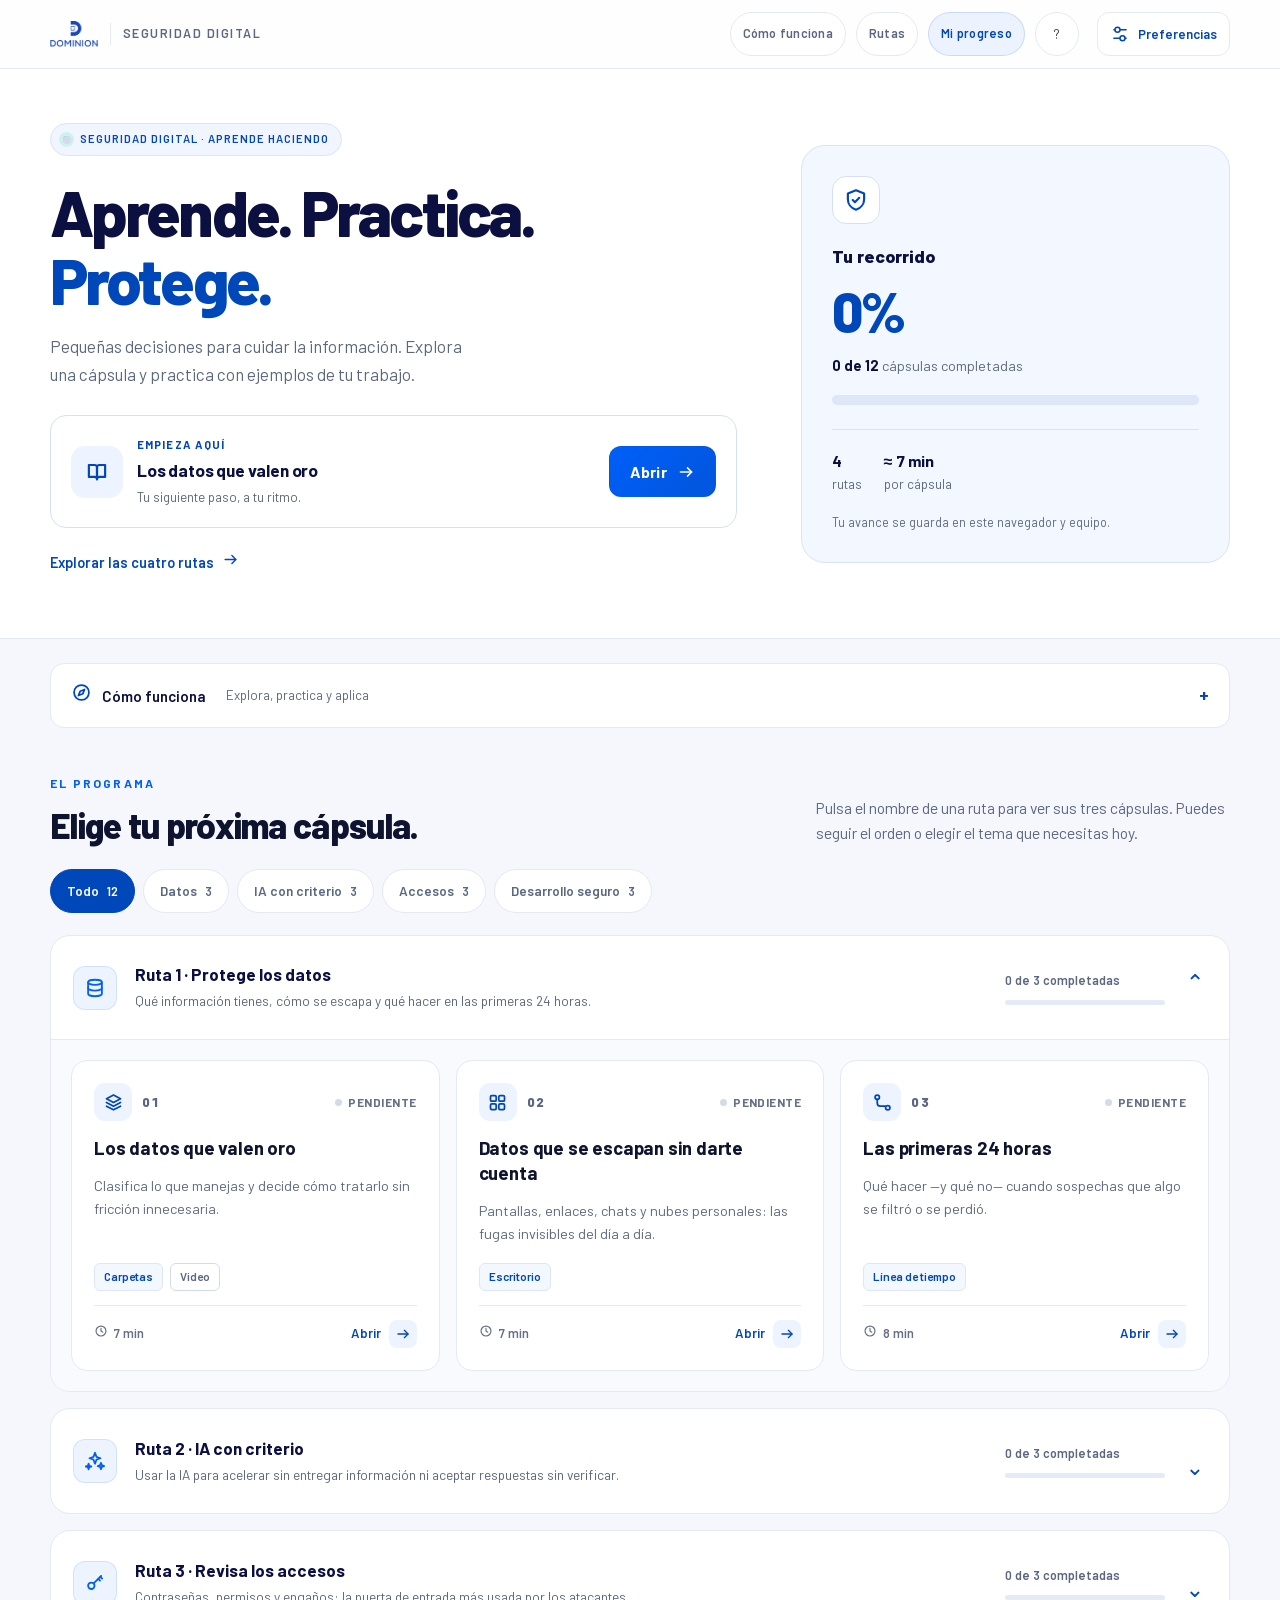
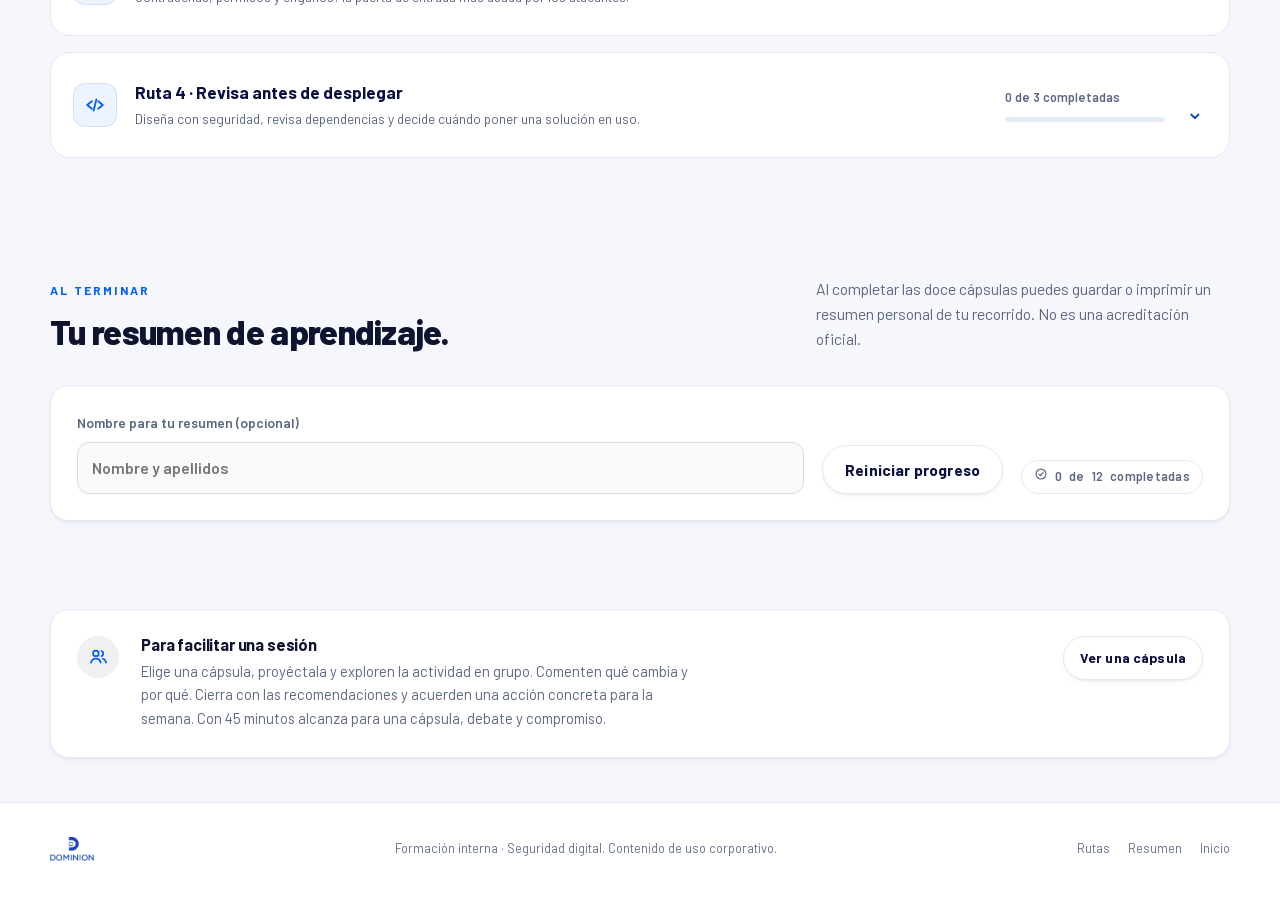
<file: index.html>
<!doctype html>
<html lang="es">
<head>
<meta charset="utf-8">
<meta name="viewport" content="width=device-width, initial-scale=1">
<meta name="color-scheme" content="light">
<title>Cápsulas de seguridad digital · Dominion</title>
<meta name="description" content="Programa de formación práctica en seguridad digital: protege los datos, usa la IA con criterio y revisa accesos y desarrollos antes de ponerlos en uso.">
<link rel="icon" href="assets/favicon.svg" type="image/svg+xml">
<link rel="stylesheet" href="assets/brand.css">
</head>
<body class="hub">
<a class="skip" href="#main">Saltar al contenido</a>

<header class="topbar">
  <div class="shell topbar-in">
    <a class="brand" href="index.html" aria-label="Dominion · Seguridad digital, inicio">
      <img src="assets/logo-dominion.png" alt="Dominion">
      <span class="brand-sep"></span>
      <span class="brand-label">Seguridad digital</span>
    </a>
    <div class="topbar-meta">
      <a class="chip chip-nav" href="#como-funciona">Cómo funciona</a>
      <a class="chip chip-nav" href="#capsulas">Rutas</a>
      <a class="chip chip-blue" href="#progreso">Mi progreso</a>
      <button class="icon-btn" type="button" data-help aria-label="Atajos de teclado">?</button>
    </div>
  </div>
</header>

<main id="main">
<section class="hub-hero hub-dashboard" aria-labelledby="hub-title">
  <div class="shell dashboard-grid">
    <div class="dashboard-welcome">
      <span class="hero-kicker"><span class="dot" aria-hidden="true"></span>Seguridad digital · Aprende haciendo</span>
      <h1 id="hub-title">Aprende. Practica.<br><span class="accent">Protege.</span></h1>
      <p class="lead">Pequeñas decisiones para cuidar la información. Explora una cápsula y practica con ejemplos de tu trabajo.</p>
      <div class="continue" data-continue>
        <div class="continue-icon" data-icon="book" aria-hidden="true"></div>
        <div class="continue-body"><div class="small" data-continue-label>Empieza aquí</div><p class="continue-title" data-continue-title>Los datos que valen oro</p><p>Tu siguiente paso, a tu ritmo.</p></div>
        <a class="btn" data-continue-link href="capsulas/01-datos-que-valen-oro.html">Abrir <span data-icon="arrow-right" aria-hidden="true"></span></a>
      </div>
      <a class="dashboard-browse" href="#capsulas">Explorar las cuatro rutas <span data-icon="arrow-right" aria-hidden="true"></span></a>
    </div>
    <aside class="dashboard-progress" id="progreso" aria-labelledby="progress-title">
      <span class="progress-emblem" data-icon="shield" aria-hidden="true"></span>
      <h2 id="progress-title">Tu recorrido</h2>
      <p class="dashboard-percent" data-stat-pct>0%</p>
      <p class="dashboard-completed"><strong><span data-stat-done>0</span> de <span data-stat-total>12</span></strong> cápsulas completadas</p>
      <label class="sr-only" for="overall-progress">Cápsulas completadas</label><progress id="overall-progress" data-overall-progress max="12" value="0"></progress>
      <div class="dashboard-facts"><span><strong>4</strong> rutas</span><span><strong>≈ 7 min</strong> por cápsula</span></div>
      <p class="dashboard-storage">Tu avance se guarda en este navegador y equipo.</p>
    </aside>
  </div>
</section>

<section class="section guide-section" id="como-funciona"><div class="shell"><details class="quick-guide"><summary><span data-icon="compass" aria-hidden="true"></span><span>Cómo funciona</span><span class="guide-summary-note">Explora, practica y aplica</span></summary>    <div class="how-grid">
      <article class="how-card">
        <span class="how-num">1</span>
        <h3>Elige una ruta</h3>
        <p>Datos, IA, accesos o desarrollo seguro. Puedes hacerlas en orden o ir directo a lo que más te urge.</p>
      </article>
      <article class="how-card">
        <span class="how-num">2</span>
        <h3>Resuelve la cápsula</h3>
        <p>Recorre seis pasos: ejemplos, una actividad práctica y cuatro preguntas de cierre. Puedes volver a cualquier paso.</p>
      </article>
      <article class="how-card">
        <span class="how-num">3</span>
        <h3>Aplica y comparte</h3>
        <p>Usa las recomendaciones con tu equipo. Al completar las doce cápsulas puedes guardar tu resumen personal.</p>
      </article>
    </div>
</details></div></section>

<section class="section" id="capsulas">
  <div class="shell">
    <div class="section-head">
      <div>
        <span class="eyebrow">El programa</span>
        <h2>Elige tu próxima cápsula.</h2>
      </div>
      <p>Pulsa el nombre de una ruta para ver sus tres cápsulas. Puedes seguir el orden o elegir el tema que necesitas hoy.</p>
    </div>

    <div class="filters" role="group" aria-label="Filtrar cápsulas por ruta">
      <button class="filter is-active" type="button" data-filter="all">Todo <span class="count">12</span></button>
      <button class="filter" type="button" data-filter="datos">Datos <span class="count">3</span></button>
      <button class="filter" type="button" data-filter="ia">IA con criterio <span class="count">3</span></button>
      <button class="filter" type="button" data-filter="accesos">Accesos <span class="count">3</span></button>
      <button class="filter" type="button" data-filter="desarrollo">Desarrollo seguro <span class="count">3</span></button>
    </div>

    <details class="track route-panel" data-track-block="datos" open>
      <summary class="route-summary"><span class="track-icon" data-icon="database" aria-hidden="true"></span><span class="route-copy"><strong>Ruta 1 · Protege los datos</strong><span>Qué información tienes, cómo se escapa y qué hacer en las primeras 24 horas.</span></span><span class="route-completion"><span data-route-count>0 de 3 completadas</span><span class="route-meter" aria-hidden="true"><span data-route-bar></span></span></span><span class="route-chevron" aria-hidden="true">⌄</span></summary>
      <div class="caps-grid">
        <a class="caps-card" href="capsulas/01-datos-que-valen-oro.html" data-capsule="01" data-track="datos" data-title="Los datos que valen oro">
          <div class="caps-top"><span class="caps-identity"><span class="caps-topic-icon" data-icon="layers" aria-hidden="true"></span><span class="caps-num">01</span></span><span class="status-dot" data-status>Pendiente</span></div>
          <h3>Los datos que valen oro</h3>
          <p>Clasifica lo que manejas y decide cómo tratarlo sin fricción innecesaria.</p>
          <div class="caps-badges"><span class="caps-badge">Carpetas</span><span class="caps-badge caps-badge-video">Video</span></div><div class="caps-foot"><span class="caps-meta"><span data-icon="clock"></span>7 min</span><span class="caps-open"><span data-card-action>Abrir</span> <span class="caps-go" data-icon="arrow-right" aria-hidden="true"></span></span></div>
        </a>
        <a class="caps-card" href="capsulas/02-datos-que-se-escapan.html" data-capsule="02" data-track="datos" data-title="Datos que se escapan sin darte cuenta">
          <div class="caps-top"><span class="caps-identity"><span class="caps-topic-icon" data-icon="grid" aria-hidden="true"></span><span class="caps-num">02</span></span><span class="status-dot" data-status>Pendiente</span></div>
          <h3>Datos que se escapan sin darte cuenta</h3>
          <p>Pantallas, enlaces, chats y nubes personales: las fugas invisibles del día a día.</p>
          <div class="caps-badges"><span class="caps-badge">Escritorio</span></div><div class="caps-foot"><span class="caps-meta"><span data-icon="clock"></span>7 min</span><span class="caps-open"><span data-card-action>Abrir</span> <span class="caps-go" data-icon="arrow-right" aria-hidden="true"></span></span></div>
        </a>
        <a class="caps-card" href="capsulas/03-primeras-24-horas.html" data-capsule="03" data-track="datos" data-title="Las primeras 24 horas">
          <div class="caps-top"><span class="caps-identity"><span class="caps-topic-icon" data-icon="route" aria-hidden="true"></span><span class="caps-num">03</span></span><span class="status-dot" data-status>Pendiente</span></div>
          <h3>Las primeras 24 horas</h3>
          <p>Qué hacer —y qué no— cuando sospechas que algo se filtró o se perdió.</p>
          <div class="caps-badges"><span class="caps-badge">Línea de tiempo</span></div><div class="caps-foot"><span class="caps-meta"><span data-icon="clock"></span>8 min</span><span class="caps-open"><span data-card-action>Abrir</span> <span class="caps-go" data-icon="arrow-right" aria-hidden="true"></span></span></div>
        </a>
      </div>
    </details>

    <details class="track route-panel" data-track-block="ia">
      <summary class="route-summary"><span class="track-icon" data-icon="sparkles" aria-hidden="true"></span><span class="route-copy"><strong>Ruta 2 · IA con criterio</strong><span>Usar la IA para acelerar sin entregar información ni aceptar respuestas sin verificar.</span></span><span class="route-completion"><span data-route-count>0 de 3 completadas</span><span class="route-meter" aria-hidden="true"><span data-route-bar></span></span></span><span class="route-chevron" aria-hidden="true">⌄</span></summary>
      <div class="caps-grid">
        <a class="caps-card" href="capsulas/04-ia-sin-filtraciones.html" data-capsule="04" data-track="ia" data-title="IA sin filtraciones">
          <div class="caps-top"><span class="caps-identity"><span class="caps-topic-icon" data-icon="sparkles" aria-hidden="true"></span><span class="caps-num">04</span></span><span class="status-dot" data-status>Pendiente</span></div>
          <h3>IA sin filtraciones</h3>
          <p>Qué nunca pegar en un chat de IA y cómo pedir ayuda sin exponer datos.</p>
          <div class="caps-badges"><span class="caps-badge">Transforma un mensaje</span><span class="caps-badge caps-badge-video">Video</span></div><div class="caps-foot"><span class="caps-meta"><span data-icon="clock"></span>7 min</span><span class="caps-open"><span data-card-action>Abrir</span> <span class="caps-go" data-icon="arrow-right" aria-hidden="true"></span></span></div>
        </a>
        <a class="caps-card" href="capsulas/05-cuando-la-ia-falla.html" data-capsule="05" data-track="ia" data-title="Cuando la IA se equivoca con seguridad">
          <div class="caps-top"><span class="caps-identity"><span class="caps-topic-icon" data-icon="search" aria-hidden="true"></span><span class="caps-num">05</span></span><span class="status-dot" data-status>Pendiente</span></div>
          <h3>Cuando la IA se equivoca con seguridad</h3>
          <p>Alucinaciones, fuentes falsas y decisiones críticas: cómo mantener el criterio humano.</p>
          <div class="caps-badges"><span class="caps-badge">Explora evidencias</span></div><div class="caps-foot"><span class="caps-meta"><span data-icon="clock"></span>8 min</span><span class="caps-open"><span data-card-action>Abrir</span> <span class="caps-go" data-icon="arrow-right" aria-hidden="true"></span></span></div>
        </a>
        <a class="caps-card" href="capsulas/06-ia-que-acelera.html" data-capsule="06" data-track="ia" data-title="IA que acelera sin abrir huecos">
          <div class="caps-top"><span class="caps-identity"><span class="caps-topic-icon" data-icon="bot" aria-hidden="true"></span><span class="caps-num">06</span></span><span class="status-dot" data-status>Pendiente</span></div>
          <h3>IA que acelera sin abrir huecos</h3>
          <p>Buenos casos de uso, revisión de código generado y trazabilidad del cambio.</p>
          <div class="caps-badges"><span class="caps-badge">Construye un flujo</span></div><div class="caps-foot"><span class="caps-meta"><span data-icon="clock"></span>8 min</span><span class="caps-open"><span data-card-action>Abrir</span> <span class="caps-go" data-icon="arrow-right" aria-hidden="true"></span></span></div>
        </a>
      </div>
    </details>

    <details class="track route-panel" data-track-block="accesos">
      <summary class="route-summary"><span class="track-icon" data-icon="key" aria-hidden="true"></span><span class="route-copy"><strong>Ruta 3 · Revisa los accesos</strong><span>Contraseñas, permisos y engaños: la puerta de entrada más usada por los atacantes.</span></span><span class="route-completion"><span data-route-count>0 de 3 completadas</span><span class="route-meter" aria-hidden="true"><span data-route-bar></span></span></span><span class="route-chevron" aria-hidden="true">⌄</span></summary>
      <div class="caps-grid">
        <a class="caps-card" href="capsulas/07-contrasenas-que-aguantan.html" data-capsule="07" data-track="accesos" data-title="Contraseñas que aguantan">
          <div class="caps-top"><span class="caps-identity"><span class="caps-topic-icon" data-icon="key" aria-hidden="true"></span><span class="caps-num">07</span></span><span class="status-dot" data-status>Pendiente</span></div>
          <h3>Contraseñas que aguantan</h3>
          <p>Frases largas, gestores y passkeys: menos memoria, más seguridad.</p>
          <div class="caps-badges"><span class="caps-badge">Frase de ejemplo</span><span class="caps-badge caps-badge-video">Video</span></div><div class="caps-foot"><span class="caps-meta"><span data-icon="clock"></span>7 min</span><span class="caps-open"><span data-card-action>Abrir</span> <span class="caps-go" data-icon="arrow-right" aria-hidden="true"></span></span></div>
        </a>
        <a class="caps-card" href="capsulas/08-minimo-privilegio.html" data-capsule="08" data-track="accesos" data-title="El mínimo privilegio">
          <div class="caps-top"><span class="caps-identity"><span class="caps-topic-icon" data-icon="users" aria-hidden="true"></span><span class="caps-num">08</span></span><span class="status-dot" data-status>Pendiente</span></div>
          <h3>El mínimo privilegio</h3>
          <p>Roles, cuentas nominativas y revisiones trimestrales que evitan sorpresas.</p>
          <div class="caps-badges"><span class="caps-badge">Configura accesos</span></div><div class="caps-foot"><span class="caps-meta"><span data-icon="clock"></span>8 min</span><span class="caps-open"><span data-card-action>Abrir</span> <span class="caps-go" data-icon="arrow-right" aria-hidden="true"></span></span></div>
        </a>
        <a class="caps-card" href="capsulas/09-el-engano-llega-por-correo.html" data-capsule="09" data-track="accesos" data-title="El engaño llega por correo">
          <div class="caps-top"><span class="caps-identity"><span class="caps-topic-icon" data-icon="mail" aria-hidden="true"></span><span class="caps-num">09</span></span><span class="status-dot" data-status>Pendiente</span></div>
          <h3>El engaño llega por correo</h3>
          <p>Phishing, smishing y deepfakes: señales para dudar y verificar por otro canal.</p>
          <div class="caps-badges"><span class="caps-badge">Inspecciona un correo</span></div><div class="caps-foot"><span class="caps-meta"><span data-icon="clock"></span>8 min</span><span class="caps-open"><span data-card-action>Abrir</span> <span class="caps-go" data-icon="arrow-right" aria-hidden="true"></span></span></div>
        </a>
      </div>
    </details>

    <details class="track route-panel" data-track-block="desarrollo">
      <summary class="route-summary"><span class="track-icon" data-icon="code" aria-hidden="true"></span><span class="route-copy"><strong>Ruta 4 · Revisa antes de desplegar</strong><span>Diseña con seguridad, revisa dependencias y decide cuándo poner una solución en uso.</span></span><span class="route-completion"><span data-route-count>0 de 3 completadas</span><span class="route-meter" aria-hidden="true"><span data-route-bar></span></span></span><span class="route-chevron" aria-hidden="true">⌄</span></summary>
      <div class="caps-grid">
        <a class="caps-card" href="capsulas/10-seguridad-desde-el-diseno.html" data-capsule="10" data-track="desarrollo" data-title="Seguridad desde el primer boceto">
          <div class="caps-top"><span class="caps-identity"><span class="caps-topic-icon" data-icon="shield" aria-hidden="true"></span><span class="caps-num">10</span></span><span class="status-dot" data-status>Pendiente</span></div>
          <h3>Seguridad desde el primer boceto</h3>
          <p>Requisitos, modelado de amenazas y decisiones que cuestan menos al inicio.</p>
          <div class="caps-badges"><span class="caps-badge">Simulador</span><span class="caps-badge caps-badge-video">Video</span></div><div class="caps-foot"><span class="caps-meta"><span data-icon="clock"></span>9 min</span><span class="caps-open"><span data-card-action>Abrir</span> <span class="caps-go" data-icon="arrow-right" aria-hidden="true"></span></span></div>
        </a>
        <a class="caps-card" href="capsulas/11-dependencias-y-secretos.html" data-capsule="11" data-track="desarrollo" data-title="Dependencias, secretos y código">
          <div class="caps-top"><span class="caps-identity"><span class="caps-topic-icon" data-icon="git" aria-hidden="true"></span><span class="caps-num">11</span></span><span class="status-dot" data-status>Pendiente</span></div>
          <h3>Dependencias, secretos y código</h3>
          <p>Lo que entra por el repositorio: librerías, claves y revisiones que sí sirven.</p>
          <div class="caps-badges"><span class="caps-badge">Vista de repositorio</span></div><div class="caps-foot"><span class="caps-meta"><span data-icon="clock"></span>8 min</span><span class="caps-open"><span data-card-action>Abrir</span> <span class="caps-go" data-icon="arrow-right" aria-hidden="true"></span></span></div>
        </a>
        <a class="caps-card" href="capsulas/12-antes-de-desplegar.html" data-capsule="12" data-track="desarrollo" data-title="Antes de decir «está listo»">
          <div class="caps-top"><span class="caps-identity"><span class="caps-topic-icon" data-icon="cloud" aria-hidden="true"></span><span class="caps-num">12</span></span><span class="status-dot" data-status>Pendiente</span></div>
          <h3>Antes de decir «está listo»</h3>
          <p>La checklist de salida: entornos, datos de prueba, logs, rollback y monitoreo.</p>
          <div class="caps-badges"><span class="caps-badge">Tablero de salida</span></div><div class="caps-foot"><span class="caps-meta"><span data-icon="clock"></span>9 min</span><span class="caps-open"><span data-card-action>Abrir</span> <span class="caps-go" data-icon="arrow-right" aria-hidden="true"></span></span></div>
        </a>
      </div>
    </details>
  </div>
</section>

<section class="section section-tight" id="constancia">
  <div class="shell">
    <div class="section-head">
      <div>
        <span class="eyebrow">Al terminar</span>
        <h2>Tu resumen de aprendizaje.</h2>
      </div>
      <p>Al completar las doce cápsulas puedes guardar o imprimir un resumen personal de tu recorrido. No es una acreditación oficial.</p>
    </div>

    <div class="card cert-setup">
      <div style="display:flex;gap:18px;align-items:flex-end;flex-wrap:wrap">
        <label style="flex:1;min-width:220px;font-size:.86rem;font-weight:600;color:var(--muted)">
          Nombre para tu resumen (opcional)
          <input class="meter-field" data-name-input type="text" placeholder="Nombre y apellidos" style="margin-top:8px;width:100%;border:1px solid var(--gray-300);border-radius:12px;padding:12px 14px;font:inherit;font-size:.95rem;background:var(--gray-50);color:var(--text)">
        </label>
        <button class="btn btn-ghost" type="button" data-reset>Reiniciar progreso</button>
        <span class="chip" data-cert-hint><span data-icon="check-circle"></span><span data-stat-done>0</span> de <span data-stat-total>12</span> completadas</span>
      </div>
    </div>

    <div class="cert" data-cert>
      <img src="assets/logo-dominion.png" alt="Dominion">
      <div class="eyebrow">Resumen personal de aprendizaje</div>
      <h2>Seguridad digital aplicada</h2>
      <p>Recorrido registrado a nombre de</p>
      <div class="name" data-cert-name>Participante</div>
      <p>Este resumen muestra las doce cápsulas completadas y los resultados de cierre guardados en este navegador. El nombre es declarado por la persona; no se verifica su identidad.</p>
      <div class="cert-stats" data-cert-stats></div>
      <div class="cert-sign">
        <div>Registro personal del recorrido</div>
        <div>No acredita aprobación oficial</div>
      </div>
      <div style="margin-top:28px" class="no-print">
        <button class="btn" type="button" data-print>Imprimir o guardar en PDF</button>
      </div>
    </div>
  </div>
</section>

<section class="section section-tight no-print">
  <div class="shell">
    <div class="card" style="display:flex;gap:22px;align-items:flex-start;flex-wrap:wrap">
      <span class="card-icon" data-icon="users" style="margin:0"></span>
      <div style="flex:1;min-width:240px">
        <h3 style="margin-bottom:6px">Para facilitar una sesión</h3>
        <p style="font-size:.92rem;color:var(--muted);max-width:70ch">Elige una cápsula, proyéctala y exploren la actividad en grupo. Comenten qué cambia y por qué. Cierra con las recomendaciones y acuerden una acción concreta para la semana. Con 45 minutos alcanza para una cápsula, debate y compromiso.</p>
      </div>
      <a class="btn btn-ghost btn-sm" href="capsulas/01-datos-que-valen-oro.html">Ver una cápsula</a>
    </div>
  </div>
</section>
</main>

<footer class="site-footer">
  <div class="shell footer-in">
    <img src="assets/logo-dominion.png" alt="Dominion">
    <p>Formación interna · Seguridad digital. Contenido de uso corporativo.</p>
    <div class="footer-links">
      <a href="#capsulas">Rutas</a>
      <a href="#constancia">Resumen</a>
      <a href="index.html">Inicio</a>
    </div>
  </div>
</footer>

<script src="assets/app.js"></script>
<script src="assets/experience.js"></script>
</body>
</html>
</file>
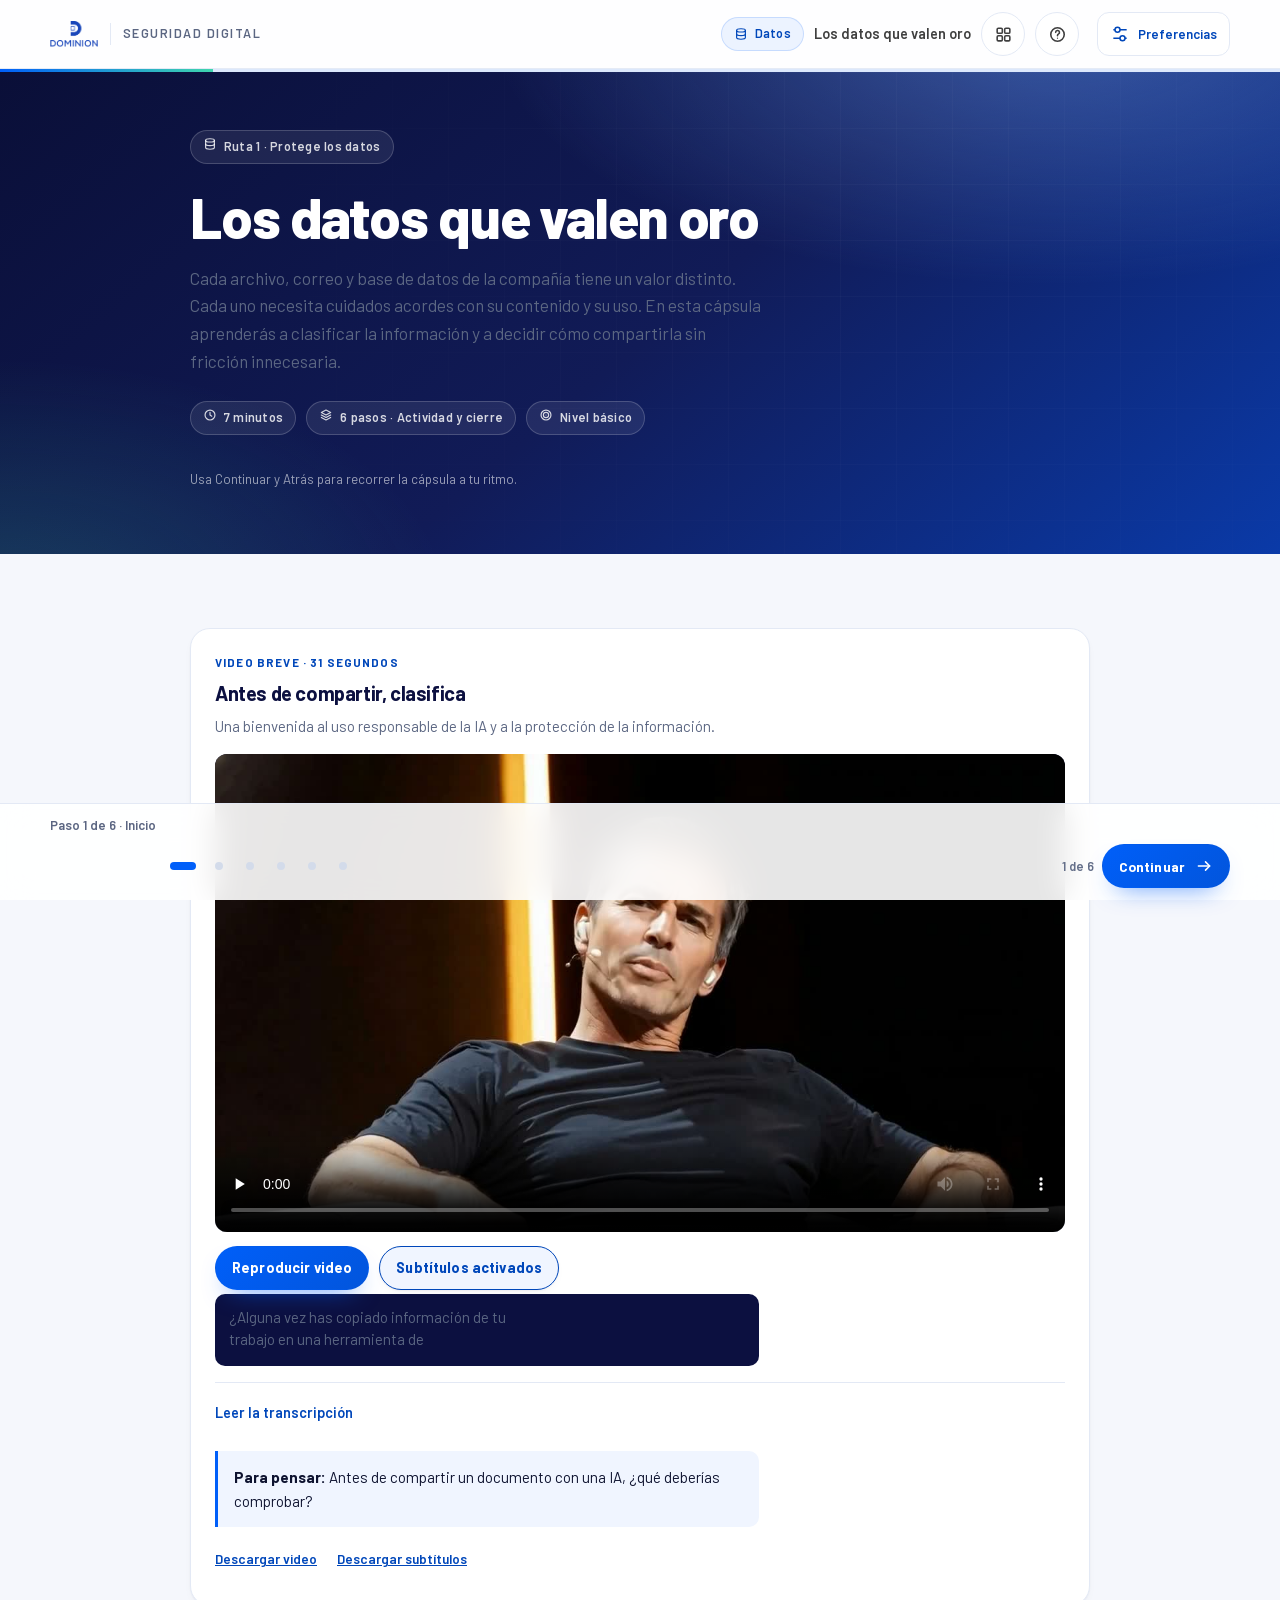
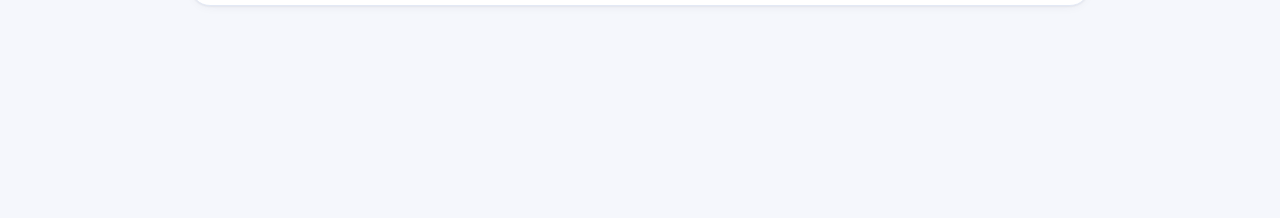
<file: capsulas/01-datos-que-valen-oro.html>
<!doctype html>
<html lang="es">
<head>
<meta charset="utf-8">
<meta name="viewport" content="width=device-width, initial-scale=1">
<meta name="color-scheme" content="light">
<title>01 · Los datos que valen oro · Cápsulas de seguridad digital</title>
<meta name="description" content="Clasifica la información que manejas y decide cómo tratarla: cuatro niveles, una regla y un reto práctico.">
<link rel="icon" href="../assets/favicon.svg" type="image/svg+xml">
<link rel="stylesheet" href="../assets/brand.css">
</head>
<body class="capsule" data-capsule="01" data-track="datos" data-title="Los datos que valen oro" data-minutes="7" data-next-file="02-datos-que-se-escapan.html" data-root="../">
<a class="skip" href="#main">Saltar al contenido</a>

<header class="topbar" data-auto-topbar></header>
<div class="progress-rail"><span data-progress-rail></span></div>

<main id="main" class="capsule-main">
  <h1 class="sr-only">Cápsula 01: Los datos que valen oro</h1>

  <!-- ============ 1 · Portada ============ -->
  <section class="step" data-step data-label="Inicio">
    <div class="cap-hero">
      <div class="step-inner">
        <span class="chip chip-dark"><span data-icon="database"></span>Ruta 1 · Protege los datos</span>
        <h2>Los datos que valen oro</h2>
        <p class="lead">Cada archivo, correo y base de datos de la compañía tiene un valor distinto. Cada uno necesita cuidados acordes con su contenido y su uso. En esta cápsula aprenderás a clasificar la información y a decidir cómo compartirla sin fricción innecesaria.</p>
        <div class="cap-hero-meta">
          <span class="chip chip-dark"><span data-icon="clock"></span>7 minutos</span>
          <span class="chip chip-dark"><span data-icon="layers"></span>6 pasos · Actividad y cierre</span>
          <span class="chip chip-dark"><span data-icon="target"></span>Nivel básico</span>
        </div>
        <div class="cap-hero-foot">
          <span class="hero-note">Usa Continuar y Atrás para recorrer la cápsula a tu ritmo.</span>
        </div>
      </div>
    </div>
      <div class="step-inner">

      <article class="learning-video" data-learning-video aria-labelledby="video-3-title">
        <span class="video-kicker">Video breve · 31 segundos</span>
        <h3 id="video-3-title">Antes de compartir, clasifica</h3>
        <p>Una bienvenida al uso responsable de la IA y a la protección de la información.</p>
        <video controls playsinline preload="none" poster="../assets/videos/antes-de-compartir-clasifica.jpg" aria-labelledby="video-3-title" aria-describedby="video-3-description">
          <source src="../assets/videos/antes-de-compartir-clasifica.mp4" type="video/mp4">
          Tu navegador no puede reproducir este video. Puedes leer la transcripción que está debajo.
        </video>
        <div class="video-controls no-print" data-video-controls hidden>
          <button type="button" class="btn btn-sm" data-video-toggle>Reproducir video</button>
          <button type="button" class="btn btn-ghost btn-sm" data-caption-toggle aria-pressed="true">Subtítulos activados</button>
        </div>
        <p class="video-caption" data-video-caption aria-hidden="true"></p>
        <p id="video-3-description" class="sr-only">Video en español con subtítulos y transcripción disponibles. Pulsa reproducir para escucharlo.</p>
        <p class="video-status" data-video-status role="status"></p>
        <details class="video-transcript">
          <summary>Leer la transcripción</summary>
          <p>¿Alguna vez has copiado información de tu trabajo en una herramienta de inteligencia artificial sin preguntarte si deberías compartirla? La inteligencia artificial puede ayudarnos a trabajar de manera más rápida y eficiente. Sin embargo, también debemos aprender a proteger la información de nuestra empresa, nuestros compañeros y nuestros clientes. Bienvenidos a la primera cápsula del programa de inteligencia artificial responsable de DOMINION. Hoy aprenderemos una regla fundamental. Antes de compartir, clasifica.</p>
        </details>
        <p class="video-question"><strong>Para pensar:</strong> Antes de compartir un documento con una IA, ¿qué deberías comprobar?</p>
        <div class="video-links">
          <a href="../assets/videos/antes-de-compartir-clasifica.mp4" download>Descargar video</a>
          <a href="../assets/videos/antes-de-compartir-clasifica.vtt" download>Descargar subtítulos</a>
        </div>
        <script type="application/json" data-video-cues>[{"start": 0.0, "end": 3.6, "text": "¿Alguna vez has copiado información de tu\ntrabajo en una herramienta de"}, {"start": 3.6, "end": 5.0, "text": "inteligencia artificial"}, {"start": 5.0, "end": 7.5, "text": "sin preguntarte si deberías compartirla?"}, {"start": 7.5, "end": 12.7, "text": "La inteligencia artificial puede ayudarnos a\ntrabajar de manera más rápida y eficiente."}, {"start": 12.7, "end": 17.0, "text": "Sin embargo, también debemos aprender a\nproteger la información de nuestra empresa,"}, {"start": 17.0, "end": 19.5, "text": "nuestros compañeros y nuestros clientes."}, {"start": 19.5, "end": 22.78, "text": "Bienvenidos a la primera cápsula del programa\nde inteligencia"}, {"start": 22.78, "end": 26.0, "text": "artificial responsable de DOMINION."}, {"start": 26.0, "end": 28.5, "text": "Hoy aprenderemos una regla fundamental."}, {"start": 28.5, "end": 30.82, "text": "Antes de compartir, clasifica."}]</script>
      </article>
    </div>
  </section>

  <!-- ============ 2 · Clasificación ============ -->
  <section class="step" data-step data-label="Clasificar">
    <div class="step-inner">
      <div class="eyebrow-line"><span class="n">01</span><span class="t">El principio</span></div>
      <h2>No todos los datos pesan lo mismo.</h2>
      <p class="lead">Una nota de prensa y la clave de la base de datos no se protegen igual. Clasificar es ponerle etiqueta a la información para decidir cuánto esfuerzo dedicarle: quién puede verla, por dónde puede viajar y cuánto tiempo se conserva.</p>
      <p>En esta cápsula usamos cuatro niveles como ejemplo para entender la clasificación. En tu trabajo debes aplicar los niveles y las reglas que haya definido la organización; no son categorías universales para todos los documentos.</p>

      <div class="kpi-row">
        <div class="kpi"><b>4</b><span>niveles de clasificación</span></div>
        <div class="kpi"><b>1</b><span>regla: necesidad de saber</span></div>
        <div class="kpi"><b>0</b><span>canales personales para datos de trabajo</span></div>
      </div>

      <div class="card-grid">
        <article class="card">
          <div class="mini">Nivel 1 · Público</div>
          <h3>Lo que ya es de todos</h3>
          <p>Notas de prensa, catálogo web, información institucional. Está destinado a difundirse, pero hay que comprobar que siga siendo correcto y vigente. Se publica con revisión de marca y vigencia.</p>
        </article>
        <article class="card">
          <div class="mini">Nivel 2 · Interno</div>
          <h3>El día a día del equipo</h3>
          <p>Actas, procedimientos, organigrama, borradores. El daño de una filtración es bajo, pero no es información para fuera de la compañía.</p>
        </article>
        <article class="card">
          <div class="mini">Nivel 3 · Confidencial</div>
          <h3>Negocio y personas</h3>
          <p>Contratos, precios, nómina, bases de clientes. Su filtración afecta a personas o a la posición de la compañía. Acceso limitado a quien lo necesita.</p>
        </article>
        <article class="card">
          <div class="mini">Nivel 4 · Restringido</div>
          <h3>Lo que nunca debería salir</h3>
          <p>Credenciales, secretos de código, datos sensibles (salud, biometría) y expedientes legales. Acceso nominal, canal controlado y registro.</p>
        </article>
      </div>

      <div class="callout callout-tip">
        <div class="callout-icon" data-icon="scale"></div>
        <div>
          <h3>Un marco legal que conviene tener presente</h3>
          <p>En Colombia, el tratamiento de datos personales se rige por la <strong>Ley 1581 de 2012</strong>. Los datos sensibles —salud, biometría, origen étnico, convicciones— tienen protección reforzada. Si dudas, trátalos como <strong>restringidos</strong> y consulta antes de compartir.</p>
        </div>
      </div>
    <details class="course-glossary"><summary>Palabras que aparecen en esta cápsula</summary><dl><div><dt>Clasificación</dt><dd>Etiqueta que orienta quién puede recibir una información y cómo debe protegerse.</dd></div><div><dt>Necesidad de saber</dt><dd>Acceder a la información que hace falta para una tarea autorizada.</dd></div></dl></details></div>
  </section>

  <!-- ============ 3 · Costo de tratar todo igual ============ -->
  <section class="step" data-step data-label="El costo">
    <div class="step-inner">
      <div class="eyebrow-line"><span class="n">02</span><span class="t">El equilibrio</span></div>
      <h2>Proteger de más también cuesta.</h2>
      <p class="lead">Si cada archivo se trata como secreto, la gente busca atajos: copia al correo personal, USB, WhatsApp. La seguridad que estorba se rodea. El objetivo no es bloquearlo todo; es poner el esfuerzo donde el riesgo lo justifica.</p>

      <div class="card-grid">
        <article class="card">
          <div class="card-icon" data-icon="alert"></div>
          <h3>Cuando proteges de menos</h3>
          <p>Un enlace abierto con la base de clientes puede terminar en un foro, en manos de un competidor o en una reclamación. El daño reputacional y legal llega después, cuando ya no se puede deshacer.</p>
        </article>
        <article class="card">
          <div class="card-icon" data-icon="lock"></div>
          <h3>Cuando proteges de más</h3>
          <p>Si todo requiere tres aprobaciones, el equipo comparte por fuera del canal oficial. El control existe en el papel, no en la realidad. Y el riesgo se vuelve invisible.</p>
        </article>
      </div>

      <div class="callout callout-risk">
        <div class="callout-icon" data-icon="compass"></div>
        <div>
          <h3>Una pregunta útil antes de compartir</h3>
          <p>No es «¿puedo compartirlo?», sino <strong>«¿esta persona necesita este dato para hacer su tarea?»</strong>. Es la regla de necesidad de saber, y aplica igual para un proveedor, un colega o un directivo.</p>
        </div>
      </div>

      <div class="scenario" data-widget="scenario">
        <div class="mail-head">
          <div class="mail-avatar">LG</div>
          <div>
            <b>Laura Gómez · Compras</b>
            <span>Asunto: base de clientes para la campaña</span>
          </div>
        </div>
        <div class="mail-body">
          «Hola. Para la campaña de fin de mes necesito <strong>la base completa de clientes</strong>, con cédula, teléfono y correo. ¿Me la puedes enviar hoy? Es urgente.»
        </div>
        <p class="game-hint" style="margin-top:14px">¿Cuál es la mejor primera respuesta?</p>
        <div class="scenario-actions">
          <button class="scenario-btn" type="button" data-ok="false" data-feedback=" El correo no es el canal y la base completa no es necesaria para una campaña. Un reenvío no se puede deshacer.">Le envío el archivo completo por correo; es del equipo.</button>
          <button class="scenario-btn" type="button" data-ok="true" data-feedback=" Eso es minimizar y controlar el canal. Si no existe acuerdo de tratamiento, se pide antes de enviar.">Confirmo la finalidad y la autorización, y comparto solo lo necesario por el canal aprobado.</button>
          <button class="scenario-btn" type="button" data-ok="false" data-feedback=" Un Drive personal queda fuera del control de la compañía y sin trazabilidad de quién accedió.">La subo a mi Drive personal y le paso el enlace.</button>
          <button class="scenario-btn" type="button" data-ok="false" data-feedback=" Cambiar de canal no resuelve el fondo: sigue faltando necesidad, control y registro.">Le pido que me la solicite por WhatsApp.</button>
        </div>
        <div class="scenario-feedback"></div>
      </div>
    </div>
  </section>

  <!-- ============ 4 · Reto ============ -->
  <section class="step" data-step data-label="Explorar"><div class="step-inner">
<div class="eyebrow-line"><span class="n">03</span><span class="t">Aprende haciendo</span></div><h2>Abre el archivo adecuado.</h2><p class="lead">Explora cuatro carpetas y descubre cómo cambia el cuidado de la información. No tienes que adivinar una etiqueta.</p>

<div class="learning-lab" data-activity="explore" aria-label="Abre el archivo adecuado.">
<p class="lab-tag">Actividad práctica · Sin límite de tiempo</p>
<noscript><p>Lee la explicación al final para recorrer este ejemplo.</p></noscript>
<div data-activity-ui hidden><div class="activity-folders"><button type="button" class="activity-folder" data-explore="0" aria-pressed="false">Público</button><button type="button" class="activity-folder" data-explore="1" aria-pressed="false">Interno</button><button type="button" class="activity-folder" data-explore="2" aria-pressed="false">Confidencial</button><button type="button" class="activity-folder" data-explore="3" aria-pressed="false">Restringido</button></div><div class="activity-preview" data-explore-preview><span data-icon="file" aria-hidden="true"></span><h3 data-preview-title>Elige una carpeta</h3><p data-preview-text>Abre una carpeta para ver un ejemplo y su tratamiento.</p><p class="activity-rule" data-preview-rule></p></div><div class="activity-actions"><button type="button" class="btn btn-ghost btn-sm" data-activity-reset>Reiniciar actividad</button></div><p class="sr-only" role="status" aria-live="polite" aria-atomic="true" data-activity-live></p></div>
<details class="lab-explanations"><summary>Leer la explicación de la actividad</summary><ul><li><strong>Catálogo publicado</strong><p>Puede difundirse por los canales públicos aprobados. Comprueba que el contenido ya esté publicado. Audiencia abierta</p></li><li><strong>Acta del equipo</strong><p>Circula dentro de la organización según su finalidad; evita enlaces públicos. Dentro de la organización</p></li><li><strong>Propuesta comercial no publicada</strong><p>Limita el acceso a las personas que necesitan participar y utiliza el canal autorizado. Personas autorizadas para la tarea</p></li><li><strong>Credenciales de acceso</strong><p>No las pegues en mensajes ni documentos de trabajo. Utiliza el mecanismo de gestión de secretos aprobado. Acceso especialmente limitado</p></li></ul></details>
<p class="lab-note">Es una demostración con ejemplos ficticios. Puedes reiniciarla; no modifica tus archivos ni guarda los cambios.</p>
<script type="application/json" data-activity-config>{"items": [{"title": "Catálogo publicado", "text": "Puede difundirse por los canales públicos aprobados. Comprueba que el contenido ya esté publicado.", "rule": "Audiencia abierta"}, {"title": "Acta del equipo", "text": "Circula dentro de la organización según su finalidad; evita enlaces públicos.", "rule": "Dentro de la organización"}, {"title": "Propuesta comercial no publicada", "text": "Limita el acceso a las personas que necesitan participar y utiliza el canal autorizado.", "rule": "Personas autorizadas para la tarea"}, {"title": "Credenciales de acceso", "text": "No las pegues en mensajes ni documentos de trabajo. Utiliza el mecanismo de gestión de secretos aprobado.", "rule": "Acceso especialmente limitado"}]}</script>
</div></div></section>

  <!-- ============ 5 · Regla de bolsillo ============ -->
  <section class="step" data-step data-label="Aplicar">
    <div class="step-inner">
      <div class="eyebrow-line"><span class="n">04</span><span class="t">Tu regla de bolsillo</span></div>
      <h2>Llévalo a tu trabajo.</h2>
      <p class="lead">Estas recomendaciones te ayudan a aplicar lo aprendido cuando aparezca una situación similar en tu trabajo.</p>

      

      <aside class="takeaway-card" aria-labelledby="takeaway-01"><span class="takeaway-kicker">Para tu día a día</span><h3 id="takeaway-01">Antes de compartir, recuerda</h3><ul><li><strong>Identifica el nivel y el destinatario.</strong><p>Distingue si la información es pública, interna, confidencial o restringida, y quién necesita recibirla.</p></li><li><strong>Comparte solo lo necesario.</strong><p>Retira los datos, columnas y documentos que no hacen falta para la tarea.</p></li><li><strong>Usa un medio autorizado y revisa el acceso.</strong><p>Comprueba los destinatarios, los permisos del enlace y su vigencia.</p></li><li><strong>Consulta si hay datos personales o dudas.</strong><p>Confirma con la persona responsable si puedes compartirlos y por qué canal.</p></li></ul></aside>
    <details class="course-glossary"><summary>Fuentes para ampliar</summary><ul><li><a href="https://sedeelectronica.sic.gov.co/politica-de-tratamiento-de-datos-personales" target="_blank" rel="noopener noreferrer">SIC: tratamiento de datos personales (abre otra pestaña)</a></li></ul><p>Estas fuentes apoyan la explicación general. Para actuar en el trabajo, sigue el procedimiento y las autorizaciones internos.</p></details></div>
  </section>

  <!-- ============ 6 · Cierre y quiz ============ -->
  <section class="step" data-step data-label="Cierre">
    <div class="step-inner">
      <div class="eyebrow-line"><span class="n">05</span><span class="t">Cierre</span></div>
      <h2>Lo que te llevas.</h2>

      <div class="takeaways">
        <div class="takeaway">
          <span class="num">1</span>
          <p>Clasificar orienta el cuidado de la información. Los cuatro niveles del ejemplo ayudan a practicar; en el trabajo se aplica la clasificación interna.</p>
        </div>
        <div class="takeaway">
          <span class="num">2</span>
          <p><b>La regla es necesidad de saber.</b> Si la persona no necesita el dato para su tarea, no se comparte, aunque lo pida un superior.</p>
        </div>
        <div class="takeaway">
          <span class="num">3</span>
          <p><b>Minimiza y controla el canal.</b> Menos columnas, enlace con caducidad y registro de quién tiene qué. Eso es seguridad útil.</p>
        </div>
      </div>

      <div class="quiz" data-quiz>
        <div class="quiz-shell">
          <div class="quiz-body">
            <div class="quiz-top">
              <span class="quiz-count" data-quiz-count></span>
              <span class="quiz-score" data-quiz-score></span>
            </div>
            <div class="quiz-bar"><i></i></div>
            <p class="quiz-q"></p>
            <div class="quiz-options"></div>
            <div class="quiz-feedback"></div>
            <div class="quiz-next"><button class="btn" type="button" data-quiz-next style="visibility:hidden">Siguiente</button></div>
          </div>
          <div class="quiz-result">
            <div class="result-ring" data-result-ring></div>
            <div class="result-title" data-result-title></div>
            <p class="result-sub" data-result-sub></p>
            <div class="result-actions">
              <button class="btn btn-ghost" type="button" data-result-retry>Repetir</button>
              <a class="btn" data-result-next href="02-datos-que-se-escapan.html">Siguiente cápsula</a>
            </div>
          </div>
        </div>
      </div>
    </div>
  </section>

</main>

<nav class="bottom-nav" data-auto-nav></nav>

<script id="capsule-config" type="application/json">{
  "id": "01",
  "title": "Los datos que valen oro",
  "track": "datos",
  "minutes": "7",
  "next": "02-datos-que-se-escapan.html",
  "takeaway": "clasifica la información según las reglas internas y comparte solo lo necesario con las personas autorizadas.",
  "questions": [
    {
      "q": "¿Cuál es el primer paso para proteger un dato?",
      "options": [
        "Cifrarlo con una herramienta",
        "Saber qué es y qué daño causaría si se divulga",
        "Borrarlo cuando ya no se use",
        "Ponerle una contraseña al archivo"
      ],
      "a": 1,
      "ok": "Sin clasificar no sabes qué protección es proporcionada.",
      "no": "La clasificación va primero: define el nivel y, con él, las reglas."
    },
    {
      "q": "En los niveles de ejemplo de esta cápsula, una base con nombres, cédulas y correos de clientes se trata, como mínimo, como…",
      "options": [
        "Público",
        "Interno",
        "Confidencial",
        "Restringido"
      ],
      "a": 2,
      "ok": "En el ejemplo se limita como información confidencial. La clasificación definitiva debe seguir las reglas internas.",
      "no": "En este ejemplo corresponde confidencial; en el trabajo, consulta la clasificación interna y la protección exigida."
    },
    {
      "q": "Te piden «la base completa» para una campaña. ¿Qué haces primero?",
      "options": [
        "La envío por correo para no frenar el proyecto",
        "Pregunto para qué necesita cada columna y comparto solo lo necesario",
        "La subo a un Drive personal y comparto el enlace",
        "La imprimo y la entrego en mano"
      ],
      "a": 1,
      "ok": "Minimizar y usar el canal aprobado reduce el riesgo sin frenar la campaña.",
      "no": "Antes de enviar: necesidad, minimización, canal aprobado y registro."
    },
    {
      "q": "Si no sabes cómo clasificar un documento, lo correcto es…",
      "options": [
        "Tratarlo como público hasta que alguien diga lo contrario",
        "Compartirlo solo con quien insista",
        "Mantener el acceso limitado y consultar antes de compartir",
        "Guardarlo en tu escritorio y decidir después"
      ],
      "a": 2,
      "ok": "Si no conoces la clasificación, evita ampliar el acceso y consulta con la persona responsable.",
      "no": "Ante la duda no se abre el acceso: se protege y se consulta."
    }
  ]
}</script>

<script src="../assets/app.js"></script>
<script src="../assets/experience.js"></script>
<script src="../assets/media.js"></script>
<script src="../assets/activities.js"></script>
</body>
</html>
</file>
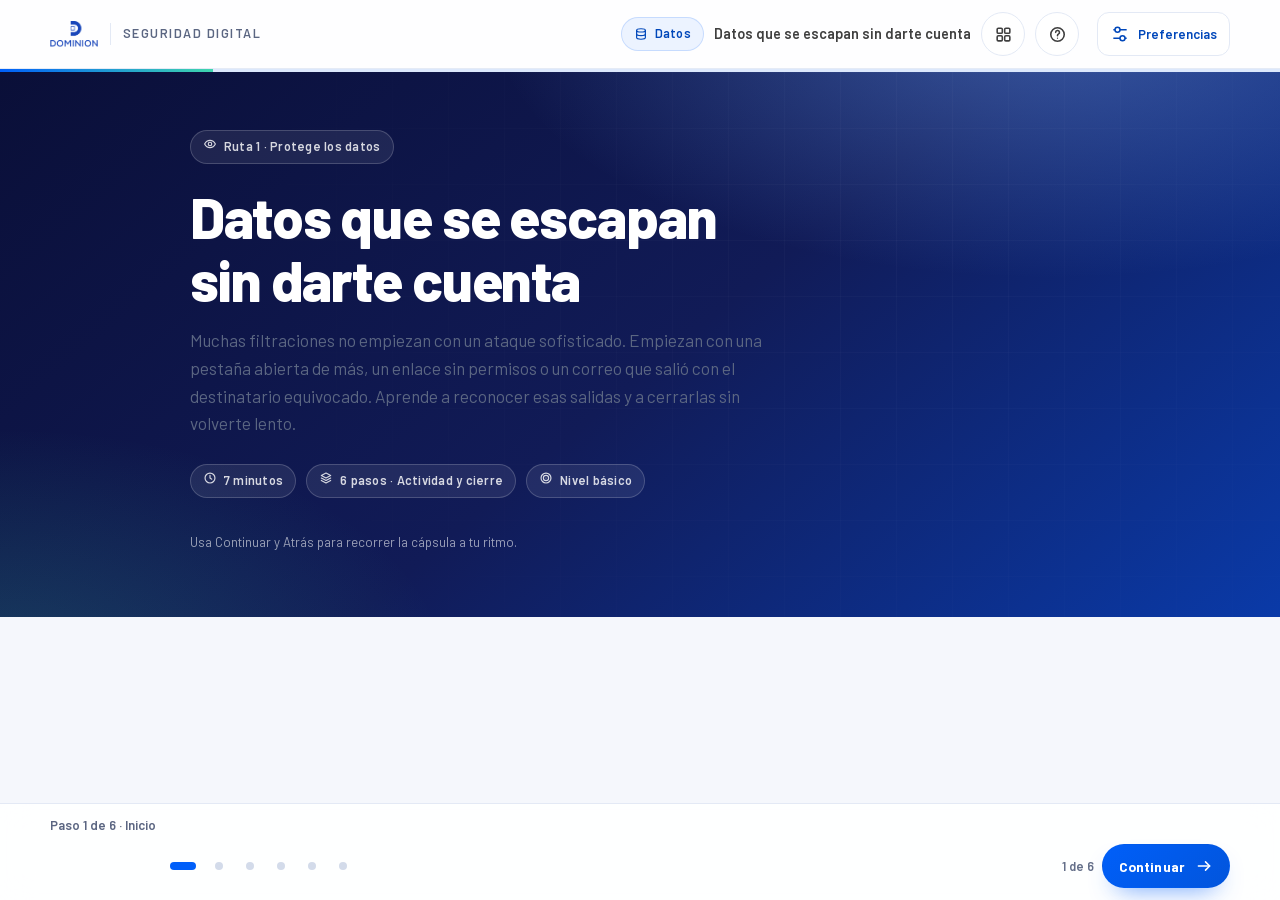
<file: capsulas/02-datos-que-se-escapan.html>
<!doctype html>
<html lang="es">
<head>
<meta charset="utf-8">
<meta name="viewport" content="width=device-width, initial-scale=1">
<meta name="color-scheme" content="light">
<title>02 · Datos que se escapan sin darte cuenta · Cápsulas de seguridad digital</title>
<meta name="description" content="Pantallas compartidas, enlaces abiertos, destinatarios equivocados y herramientas personales: las fugas invisibles del trabajo diario.">
<link rel="icon" href="../assets/favicon.svg" type="image/svg+xml">
<link rel="stylesheet" href="../assets/brand.css">
</head>
<body class="capsule" data-capsule="02" data-track="datos" data-title="Datos que se escapan sin darte cuenta" data-minutes="7" data-next-file="03-primeras-24-horas.html" data-root="../">
<a class="skip" href="#main">Saltar al contenido</a>

<header class="topbar" data-auto-topbar></header>
<div class="progress-rail"><span data-progress-rail></span></div>

<main id="main" class="capsule-main">
  <h1 class="sr-only">Cápsula 02: Datos que se escapan sin darte cuenta</h1>

  <!-- ============ 1 · Portada ============ -->
  <section class="step" data-step data-label="Inicio">
    <div class="cap-hero">
      <div class="step-inner">
        <span class="chip chip-dark"><span data-icon="eye"></span>Ruta 1 · Protege los datos</span>
        <h2>Datos que se escapan sin darte cuenta</h2>
        <p class="lead">Muchas filtraciones no empiezan con un ataque sofisticado. Empiezan con una pestaña abierta de más, un enlace sin permisos o un correo que salió con el destinatario equivocado. Aprende a reconocer esas salidas y a cerrarlas sin volverte lento.</p>
        <div class="cap-hero-meta">
          <span class="chip chip-dark"><span data-icon="clock"></span>7 minutos</span>
          <span class="chip chip-dark"><span data-icon="layers"></span>6 pasos · Actividad y cierre</span>
          <span class="chip chip-dark"><span data-icon="target"></span>Nivel básico</span>
        </div>
        <div class="cap-hero-foot">
          <span class="hero-note">Usa Continuar y Atrás para recorrer la cápsula a tu ritmo.</span>
        </div>
      </div>
    </div>
  </section>

  <!-- ============ 2 · Las puertas de salida ============ -->
  <section class="step" data-step data-label="Fugas">
    <div class="step-inner">
      <div class="eyebrow-line"><span class="n">01</span><span class="t">El mapa</span></div>
      <h2>Cuatro puertas de salida que casi nadie vigila.</h2>
      <p class="lead">Cada herramienta que usas para trabajar tiene una salida. El problema es que casi ninguna parece una puerta: se ven como botones normales, acciones cómodas, atajos que ahorran cinco minutos.</p>
      <p>Una videollamada comparte más que tu cara: comparte notificaciones, pestañas, el nombre de un archivo y, a veces, la hoja de cálculo que tenías detrás. Un enlace de carpetas compartidas puede ser cómodo para el equipo y, al mismo tiempo, una entrega voluntaria de información a cualquiera que lo reciba. Y un correo con todos los destinatarios en copia visible expone sus direcciones entre sí.</p>
      <p>Estas exposiciones pueden pasar inadvertidas. A veces no aparece ningún aviso y el problema se descubre cuando la información ya circuló. Por eso la defensa no es la vigilancia permanente, sino un puñado de hábitos colocados justo antes de compartir.</p>

      <div class="kpi-row">
        <div class="kpi"><b>4</b><span>puertas de salida habituales</span></div>
        <div class="kpi"><b>0</b><span>canales personales para datos de trabajo</span></div>
        <div class="kpi"><b>1</b><span>regla: revisar antes de compartir</span></div>
      </div>

      <div class="card-grid">
        <article class="card">
          <div class="card-icon" data-icon="eye"></div>
          <h3>La pantalla compartida</h3>
          <p>Ventanas, notificaciones, pestañas y el escritorio completo. Lo que no estás mostrando también se muestra cuando compartes «toda la pantalla».</p>
        </article>
        <article class="card">
          <div class="card-icon" data-icon="route"></div>
          <h3>El enlace sin control</h3>
          <p>La opción «cualquiera con el enlace» convierte un archivo interno en un documento distribuible. Sin caducidad ni destinatario, no hay forma de saber quién lo abrió.</p>
        </article>
        <article class="card">
          <div class="card-icon" data-icon="mail"></div>
          <h3>El destinatario equivocado</h3>
          <p>El autocompletado elige el contacto que empieza igual, el «responder a todos» suma gente y el adjunto sigue ahí aunque cambies el texto.</p>
        </article>
        <article class="card">
          <div class="card-icon" data-icon="cloud"></div>
          <h3>La herramienta personal</h3>
          <p>Correo propio, chat personal, Drive sin control de la compañía, USB o notas en el móvil. La organización puede perder el control sobre quién accede al archivo y cómo se conserva.</p>
        </article>
      </div>

      <div class="callout callout-tip">
        <div class="callout-icon" data-icon="printer"></div>
        <div>
          <h3>Las salidas físicas también cuentan</h3>
          <p>Una foto de la pizarra con nombres de clientes, una tarjeta corporativa sobre el escritorio, una impresión que se queda en la bandeja común o un asistente de voz que repite en voz alta el contenido de un correo. Si el dato puede salir por ahí, merece la misma revisión que un archivo adjunto.</p>
        </div>
      </div>
    <details class="course-glossary"><summary>Palabras que aparecen en esta cápsula</summary><dl><div><dt>Permisos</dt><dd>Reglas que determinan quién puede abrir o modificar un recurso.</dd></div><div><dt>Vista previa</dt><dd>Fragmento de un mensaje que puede aparecer en una notificación.</dd></div></dl></details></div>
  </section>

  <!-- ============ 3 · Escenario ============ -->
  <section class="step" data-step data-label="Un caso">
    <div class="step-inner">
      <div class="eyebrow-line"><span class="n">02</span><span class="t">Un caso cotidiano</span></div>
      <h2>La hoja que apareció en la reunión.</h2>
      <p class="lead">Compartir pantalla es una de las acciones más naturales del teletrabajo. También es una de las que más información entrega sin que el anfitrión lo note, porque la atención está puesta en lo que dice, no en lo que muestra.</p>
      <p>La reunión avanza bien. De repente, al cambiar de ventana, aparece una hoja con nombres, cédulas y teléfonos de clientes. Nadie dice nada. El enlace de la videollamada, además, se creó con la opción de acceso abierto para que «no hubiera problemas para entrar».</p>

      <div class="scenario" data-widget="scenario">
        <div class="mail-head">
          <div class="mail-avatar">VC</div>
          <div>
            <b>Videollamada · Revisión de avances</b>
            <span>Compartiendo pantalla con el equipo y un proveedor</span>
          </div>
        </div>
        <div class="mail-body">
          «Voy a compartir pantalla para mostrar el avance.» Al abrir la presentación, aparece detrás una hoja de cálculo con <strong>nombres, cédulas y teléfonos de clientes</strong>. El enlace de la reunión quedó configurado como <strong>«cualquiera con el enlace»</strong>.
        </div>
        <p class="game-hint" style="margin-top:14px">¿Cuál es la mejor primera respuesta?</p>
        <div class="scenario-actions">
          <button class="scenario-btn" type="button" data-ok="false" data-feedback=" La hoja ya quedó expuesta y el enlace sigue abierto. Seguir rápido no reduce el alcance de lo que ya se vio.">Sigo compartiendo toda la pantalla y hablo más rápido para terminar pronto.</button>
          <button class="scenario-btn" type="button" data-ok="true" data-feedback=" Detener, cerrar y restringir es contener. Después se revisa quién entró y se documenta lo ocurrido.">Detengo la presentación, cierro la hoja y comparto solo la pestaña necesaria; luego restablezco el enlace con acceso restringido.</button>
          <button class="scenario-btn" type="button" data-ok="false" data-feedback=" Pedir que no miren no es un control: el contenido ya se transmitió y pudo grabarse.">Pido al equipo que no mire la hoja y continúo con la presentación.</button>
          <button class="scenario-btn" type="button" data-ok="false" data-feedback=" Borrar el archivo no cierra la videollamada ni el enlace, y además elimina evidencia de lo que se mostró.">Borro la hoja del escritorio y sigo compartiendo la pantalla completa.</button>
        </div>
        <div class="scenario-feedback"></div>
      </div>

      <div class="callout callout-risk">
        <div class="callout-icon" data-icon="alert"></div>
        <div>
          <h3>El enlace también es parte del incidente</h3>
          <p>Si la reunión era abierta, cualquier persona con la dirección pudo entrar, grabar o tomar capturas. Después de contener la pantalla, revisa la lista de participantes y cierra la sala. La fuga no termina cuando dejas de compartir.</p>
        </div>
      </div>
    </div>
  </section>

  <!-- ============ 4 · Reto ============ -->
  <section class="step" data-step data-label="Explorar">
    <div class="step-inner"><div class="eyebrow-line"><span class="n">03</span><span class="t">Aprende haciendo</span></div>
      <h2>Protege lo que queda a la vista.</h2><p class="lead">Explora un escritorio de trabajo y aplica cuatro cambios para reducir la exposición de información.</p>
      <div class="learning-lab" data-lab="desk">
        <p class="lab-tag">Explora y transforma · Sin límite de tiempo</p>
        <h3>Prepara tu escritorio para compartir</h3>
        <p id="desk-instructions">1. Elige una tarjeta. 2. Lee lo que puede quedar expuesto. 3. Aplica la protección y observa el cambio. Puedes usar Tab y Enter.</p>
        <noscript><p>Lee las explicaciones que están al final de esta actividad para recorrer el ejemplo.</p></noscript>
        <div data-lab-ui hidden>
          <div class="lab-desktop" role="group" aria-label="Escritorio ficticio: cuatro elementos para explorar" aria-describedby="desk-instructions">
            <div class="lab-windowbar"><span class="lab-windowdots" aria-hidden="true">● ● ●</span><span>Reunión de equipo</span><span class="lab-demo">Demostración</span></div>
            <div class="inspection-grid"><button type="button" class="inspection-tile" data-inspect="0" aria-pressed="false" aria-label="Revisar: Reunión de equipo">
<span class="inspection-symbol" data-icon="users" aria-hidden="true"></span><span class="inspection-tile-body"><strong>Reunión de equipo</strong><span data-tile-detail>Compartiendo toda la pantalla</span><span class="inspection-state" data-tile-state>Por revisar</span></span></button>
<button type="button" class="inspection-tile" data-inspect="1" aria-pressed="false" aria-label="Revisar: Carpeta del proyecto">
<span class="inspection-symbol" data-icon="file" aria-hidden="true"></span><span class="inspection-tile-body"><strong>Carpeta del proyecto</strong><span data-tile-detail>Acceso: cualquier persona con el enlace</span><span class="inspection-state" data-tile-state>Por revisar</span></span></button>
<button type="button" class="inspection-tile" data-inspect="2" aria-pressed="false" aria-label="Revisar: Notificaciones">
<span class="inspection-symbol" data-icon="mail" aria-hidden="true"></span><span class="inspection-tile-body"><strong>Notificaciones</strong><span data-tile-detail>Vista previa: código de acceso [EJEMPLO]</span><span class="inspection-state" data-tile-state>Por revisar</span></span></button>
<button type="button" class="inspection-tile" data-inspect="3" aria-pressed="false" aria-label="Revisar: Documento abierto">
<span class="inspection-symbol" data-icon="database" aria-hidden="true"></span><span class="inspection-tile-body"><strong>Documento abierto</strong><span data-tile-detail>Listado_clientes_demo.xlsx · Uso interno</span><span class="inspection-state" data-tile-state>Por revisar</span></span></button></div>
          </div>
          <div class="inspection-feedback">
            <div role="status" aria-live="polite" aria-atomic="true"><h4 data-inspect-title>Elige un elemento del escritorio</h4><p data-inspect-text>Explora una tarjeta para descubrir qué puedes proteger.</p></div>
            <button type="button" class="btn" data-protect disabled aria-disabled="true">Selecciona un elemento</button>
          </div>
          <label class="lab-progress-label" for="desk-progress" data-inspect-count>0 de 4 protecciones aplicadas</label>
          <progress id="desk-progress" max="4" value="0"></progress>
          <button type="button" class="btn btn-ghost btn-sm" data-reset-lab>Reiniciar la escena</button>
        </div>
        <details class="lab-explanations"><summary>Ver todas las explicaciones</summary>
          <ul><li><strong>Reunión:</strong> comparte solo la ventana necesaria y revisa qué contiene.</li><li><strong>Enlace:</strong> restringe el acceso a las personas autorizadas.</li><li><strong>Notificaciones:</strong> oculta vistas previas para evitar exponer mensajes o códigos.</li><li><strong>Documento abierto:</strong> cierra los archivos ajenos a la presentación.</li></ul>
        </details>
        <p class="lab-note">Todos los datos de la escena son ficticios. Los cambios solo afectan esta demostración; no se guardan ni modifican tu equipo.</p>
      </div>

    </div>
  </section>

  <!-- ============ 5 · Aplicar ============ -->
  <section class="step" data-step data-label="Aplicar">
    <div class="step-inner">
      <div class="eyebrow-line"><span class="n">04</span><span class="t">Antes de compartir</span></div>
      <h2>Cuatro recordatorios antes de compartir.</h2>
      <p class="lead">Estas recomendaciones te ayudan a aplicar lo aprendido cuando aparezca una situación similar en tu trabajo.</p>

      <aside class="takeaway-card" aria-labelledby="takeaway-02"><span class="takeaway-kicker">Para tu día a día</span><h3 id="takeaway-02">Antes de mostrar tu pantalla, recuerda</h3><ul><li><strong>Comparte solo la ventana necesaria.</strong><p>Comprueba que no muestre documentos ajenos a la reunión.</p></li><li><strong>Oculta las vistas previas.</strong><p>Cierra mensajes y notificaciones que puedan revelar información.</p></li><li><strong>Revisa quién puede abrir el enlace.</strong><p>Limita el acceso a las personas autorizadas.</p></li><li><strong>Actúa si compartiste algo por error.</strong><p>Avisa por el canal interno y sigue las indicaciones para contener la exposición.</p></li></ul></aside>

      <div class="callout callout-good">
        <div class="callout-icon" data-icon="check-circle"></div>
        <div>
          <h3>Si ya se escapó</h3>
          <p>No borres ni ocultes. Avisa por el canal interno con lo que sabes: qué se compartió, con quién, a qué hora y por dónde. La contención rápida vale más que una explicación perfecta, y la cápsula 03 te da el paso a paso de las primeras 24 horas.</p>
        </div>
      </div>
    </div>
  </section>

  <!-- ============ 6 · Cierre y quiz ============ -->
  <section class="step" data-step data-label="Cierre">
    <div class="step-inner">
      <div class="eyebrow-line"><span class="n">05</span><span class="t">Cierre</span></div>
      <h2>Lo que te llevas.</h2>

      <div class="takeaways">
        <div class="takeaway">
          <span class="num">1</span>
          <p><b>Las fugas se ven como comodidad.</b> Un enlace abierto, una pestaña de más o un contacto autocompletado no parecen un incidente hasta que lo son.</p>
        </div>
        <div class="takeaway">
          <span class="num">2</span>
          <p><b>El alcance importa más que la intención.</b> Pregunta quién puede verlo, cuánto tiempo y si puedes retirarlo. Eso decide el riesgo.</p>
        </div>
        <div class="takeaway">
          <span class="num">3</span>
          <p>Revisar antes de compartir reduce la exposición. Cierra lo que no necesitas, comprueba los permisos y confirma el destinatario.</p>
        </div>
      </div>

      <div class="quiz" data-quiz>
        <div class="quiz-shell">
          <div class="quiz-body">
            <div class="quiz-top">
              <span class="quiz-count" data-quiz-count></span>
              <span class="quiz-score" data-quiz-score></span>
            </div>
            <div class="quiz-bar"><i></i></div>
            <p class="quiz-q"></p>
            <div class="quiz-options"></div>
            <div class="quiz-feedback"></div>
            <div class="quiz-next"><button class="btn" type="button" data-quiz-next style="visibility:hidden">Siguiente</button></div>
          </div>
          <div class="quiz-result">
            <div class="result-ring" data-result-ring></div>
            <div class="result-title" data-result-title></div>
            <p class="result-sub" data-result-sub></p>
            <div class="result-actions">
              <button class="btn btn-ghost" type="button" data-result-retry>Repetir</button>
              <a class="btn" data-result-next href="03-primeras-24-horas.html">Siguiente cápsula</a>
            </div>
          </div>
        </div>
      </div>
    </div>
  </section>

</main>

<nav class="bottom-nav" data-auto-nav></nav>

<script id="capsule-config" type="application/json">{
  "id": "02",
  "title": "Datos que se escapan sin darte cuenta",
  "track": "datos",
  "minutes": "7",
  "next": "03-primeras-24-horas.html",
  "takeaway": "antes de compartir, revisa qué queda visible, quién tiene acceso y cuál es el destinatario.",
  "questions": [
    {
      "q": "Antes de compartir pantalla, ¿qué conviene revisar primero?",
      "options": [
        "El fondo de escritorio y el tamaño de la letra",
        "Las pestañas abiertas, las notificaciones y las aplicaciones visibles",
        "La velocidad de la conexión",
        "Si la reunión está grabándose"
      ],
      "a": 1,
      "ok": "Lo que no cierras también se muestra. La revisión empieza por lo que ya está abierto.",
      "no": "El riesgo no está en la estética: está en la hoja, el chat o la notificación que aparece sin avisar."
    },
    {
      "q": "Un enlace configurado como «cualquiera con el enlace» es riesgoso porque…",
      "options": [
        "Caduca demasiado rápido",
        "Solo funciona en computadores de la empresa",
        "Cualquiera que lo reciba puede abrirlo, incluso fuera de la organización",
        "Ocupa más espacio en la nube"
      ],
      "a": 2,
      "ok": "Sin destinatario ni caducidad, el enlace se puede reenviar sin límite y pierdes el rastro.",
      "no": "La comodidad de ese enlace es justamente el problema: no sabes quién lo tiene ni hasta cuándo funciona."
    },
    {
      "q": "Enviaste una hoja con datos de clientes al destinatario equivocado. ¿Qué haces?",
      "options": [
        "Borro el mensaje de mi bandeja de enviados",
        "Aviso de inmediato por el canal interno y pido que se elimine",
        "Espero a ver si la persona responde",
        "La reenvío a la persona correcta sin decir nada"
      ],
      "a": 1,
      "ok": "Avisar rápido permite contener; borrar tu copia no recupera la del receptor.",
      "no": "Para cuando borras tu copia, el archivo ya está en otra bandeja. Primero se avisa y se contiene."
    },
    {
      "q": "Para terminar un informe, ¿puedes usar tu correo personal porque estás fuera de la oficina?",
      "options": [
        "Sí, si el archivo es pequeño",
        "Sí, pero con una contraseña en el archivo",
        "No: usa el canal aprobado y, si falta acceso, pídelo",
        "Solo si avisas después por el chat del equipo"
      ],
      "a": 2,
      "ok": "El canal personal deja el dato fuera del control de la compañía y sin trazabilidad.",
      "no": "La urgencia no cambia el canal: si no tienes acceso, se pide o se espera, no se improvisa por fuera."
    }
  ]
}</script>

<script src="../assets/app.js"></script>
<script src="../assets/experience.js"></script>
<script src="../assets/labs.js"></script>
</body>
</html>
</file>
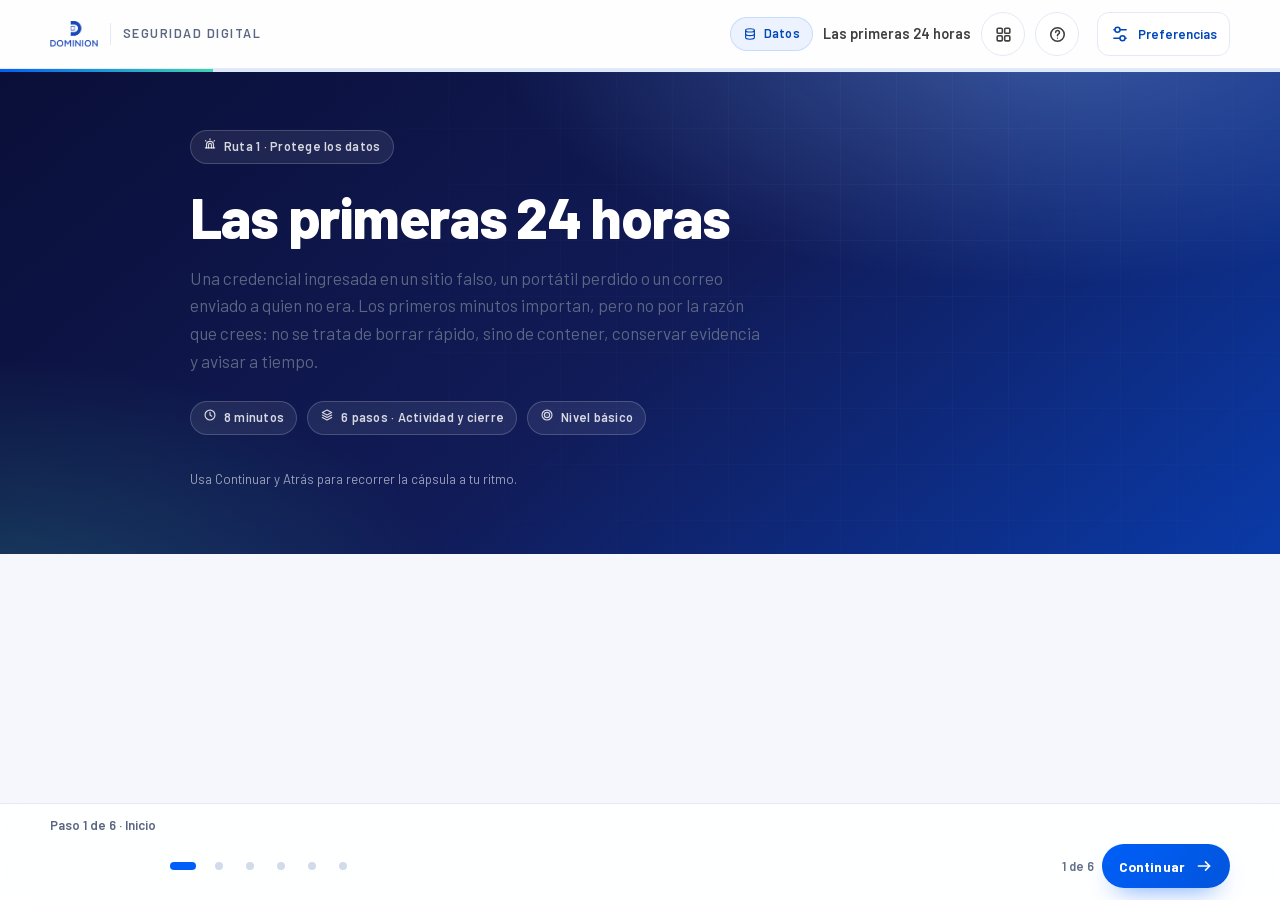
<file: capsulas/03-primeras-24-horas.html>
<!doctype html>
<html lang="es">
<head>
<meta charset="utf-8">
<meta name="viewport" content="width=device-width, initial-scale=1">
<meta name="color-scheme" content="light">
<title>03 · Las primeras 24 horas · Cápsulas de seguridad digital</title>
<meta name="description" content="Qué hacer y qué no cuando sospechas una filtración: contener, conservar evidencia, cambiar credenciales y avisar por el canal correcto.">
<link rel="icon" href="../assets/favicon.svg" type="image/svg+xml">
<link rel="stylesheet" href="../assets/brand.css">
</head>
<body class="capsule" data-capsule="03" data-track="datos" data-title="Las primeras 24 horas" data-minutes="8" data-next-file="04-ia-sin-filtraciones.html" data-root="../">
<a class="skip" href="#main">Saltar al contenido</a>

<header class="topbar" data-auto-topbar></header>
<div class="progress-rail"><span data-progress-rail></span></div>

<main id="main" class="capsule-main">
  <h1 class="sr-only">Cápsula 03: Las primeras 24 horas</h1>

  <!-- ============ 1 · Portada ============ -->
  <section class="step" data-step data-label="Inicio">
    <div class="cap-hero">
      <div class="step-inner">
        <span class="chip chip-dark"><span data-icon="siren"></span>Ruta 1 · Protege los datos</span>
        <h2>Las primeras 24 horas</h2>
        <p class="lead">Una credencial ingresada en un sitio falso, un portátil perdido o un correo enviado a quien no era. Los primeros minutos importan, pero no por la razón que crees: no se trata de borrar rápido, sino de contener, conservar evidencia y avisar a tiempo.</p>
        <div class="cap-hero-meta">
          <span class="chip chip-dark"><span data-icon="clock"></span>8 minutos</span>
          <span class="chip chip-dark"><span data-icon="layers"></span>6 pasos · Actividad y cierre</span>
          <span class="chip chip-dark"><span data-icon="target"></span>Nivel básico</span>
        </div>
        <div class="cap-hero-foot">
          <span class="hero-note">Usa Continuar y Atrás para recorrer la cápsula a tu ritmo.</span>
        </div>
      </div>
    </div>
  </section>

  <!-- ============ 2 · Contener sin destruir ============ -->
  <section class="step" data-step data-label="Contener">
    <div class="step-inner">
      <div class="eyebrow-line"><span class="n">01</span><span class="t">El principio</span></div>
      <h2>Contener no es borrar.</h2>
      <p class="lead">Cuando algo sale mal, el impulso natural es hacer desaparecer la evidencia: borrar el correo, vaciar la papelera, desinstalar la aplicación, reiniciar el equipo. Es comprensible y casi siempre empeora las cosas.</p>
      <p>La razón es sencilla: sin evidencia no se puede saber qué pasó, qué alcance tuvo ni qué hay que corregir. Un mensaje borrado no desaparece del servidor del atacante, pero sí de tu capacidad de reconstruir la historia. Un registro eliminado no protege a nadie; solo impide responder las preguntas que vendrán después.</p>
      <p>Avisa de inmediato al equipo responsable y coordina la contención y la conservación de evidencia. Estas acciones pueden ocurrir en paralelo. No esperes a completar una lista ni a confirmar todo el alcance para reportar.</p>

      <div class="card-grid">
        <article class="card">
          <div class="card-icon" data-icon="file"></div>
          <h3>No borres nada</h3>
          <p>Correos, mensajes, capturas, archivos descargados y registros de acceso. Conserva los originales y sigue las instrucciones para recopilar evidencia sin alterarla.</p>
        </article>
        <article class="card">
          <div class="card-icon" data-icon="x"></div>
          <h3>No negocies con quien escribió</h3>
          <p>No respondas al atacante, no le pidas que devuelva nada y no aceptes sus condiciones. Cada mensaje tuyo le da información y tiempo.</p>
        </article>
        <article class="card">
          <div class="card-icon" data-icon="users"></div>
          <h3>Avisa por el canal interno</h3>
          <p>Usa el canal de seguridad o el contacto definido por la compañía. No uses el correo sospechoso ni el chat del atacante para reportar.</p>
        </article>
        <article class="card">
          <div class="card-icon" data-icon="terminal"></div>
          <h3>Cambia credenciales desde un equipo limpio</h3>
          <p>Si el equipo pudo quedar comprometido, no cambies la contraseña desde él. Usa otro dispositivo de confianza y cierra las sesiones activas.</p>
        </article>
      </div>

      <div class="callout callout-risk">
        <div class="callout-icon" data-icon="alert"></div>
        <div>
          <h3>Aislar la red no es lo mismo que apagar</h3>
          <p>Ante una propagación activa, como archivos que empiezan a cifrarse, hay que aislar los equipos afectados de la red con rapidez según el plan de respuesta y avisar al equipo responsable. Apagar o reiniciar puede perder datos de memoria útiles para investigar; sigue el procedimiento y evita improvisar. Desconectar la red y apagar el equipo son acciones diferentes.</p>
        </div>
      </div>
    <details class="course-glossary"><summary>Palabras que aparecen en esta cápsula</summary><dl><div><dt>Credencial</dt><dd>Dato o mecanismo usado para acceder, como una contraseña.</dd></div><div><dt>Contención</dt><dd>Acciones para limitar el alcance de un incidente.</dd></div><div><dt>Evidencia</dt><dd>Información que ayuda a reconstruir lo sucedido sin alterarla.</dd></div></dl></details></div>
  </section>

  <!-- ============ 3 · Escenario ============ -->
  <section class="step" data-step data-label="El caso">
    <div class="step-inner">
      <div class="eyebrow-line"><span class="n">02</span><span class="t">Un caso cotidiano</span></div>
      <h2>El correo que pedía verificar la cuenta.</h2>
      <p class="lead">El escenario más común no es un hacker frente a una pantalla negra: es una página que imita el inicio de sesión de un proveedor conocido y un momento de prisa.</p>
      <p>El correo decía que la cuenta se bloquearía si no se verificaba. El enlace llevaba a una página idéntica a la habitual. El usuario escribió su usuario y contraseña. La página se cerró sin mensaje. Una hora después, apareció un inicio de sesión desde una ciudad que no reconoce.</p>

      <div class="scenario" data-widget="scenario">
        <div class="mail-head">
          <div class="mail-avatar">ST</div>
          <div>
            <b>Aviso de seguridad · Proveedor de nube</b>
            <span>Asunto: verifica tu cuenta en las próximas 2 horas</span>
          </div>
        </div>
        <div class="mail-body">
          «Tu cuenta será suspendida si no confirmas tus datos. Ingresa aquí y valida tu identidad.» La página pedía usuario, contraseña y un código de verificación. Ya los escribiste. Ahora ves una sesión activa desde otra ciudad.
        </div>
        <p class="game-hint" style="margin-top:14px">¿Cuál es la mejor primera respuesta?</p>
        <div class="scenario-actions">
          <button class="scenario-btn" type="button" data-ok="false" data-feedback=" El equipo donde ocurrió el ingreso pudo quedar comprometido. Cambiar la clave desde ahí puede entregar la nueva también.">Cambio la contraseña desde el mismo portátil y sigo trabajando con normalidad.</button>
          <button class="scenario-btn" type="button" data-ok="true" data-feedback=" Contener, cambiar desde un equipo limpio, activar MFA y avisar: en ese orden se reduce el alcance sin perder evidencia.">Aviso de inmediato por el canal interno y gestiono el cierre de sesiones y el cambio de contraseña desde un equipo de confianza.</button>
          <button class="scenario-btn" type="button" data-ok="false" data-feedback=" El remitente es parte del engaño. Responder solo confirma que la dirección está activa y te expone a más mensajes.">Le respondo al remitente para preguntar si el correo era legítimo.</button>
          <button class="scenario-btn" type="button" data-ok="false" data-feedback=" Cada hora extra le da al atacante margen para mover datos o pedir acceso a otros. Avisar temprano no es alarmar: es contener.">Espero a mañana para no alarmar al equipo sin estar seguro.</button>
        </div>
        <div class="scenario-feedback"></div>
      </div>

      <div class="callout callout-tip">
        <div class="callout-icon" data-icon="lock"></div>
        <div>
          <h3>Si el equipo fue el que se perdió</h3>
          <p>Reporta la pérdida de inmediato, aunque no haya datos sensibles. El equipo de seguridad puede bloquear el acceso, borrar remotamente y revisar si hubo actividad. No intentes recuperarlo por tu cuenta ni publiques la situación en redes. Y no reutilices la contraseña del equipo en otros servicios.</p>
        </div>
      </div>
    </div>
  </section>

  <!-- ============ 4 · Reto ============ -->
  <section class="step" data-step data-label="Explorar"><div class="step-inner">
<div class="eyebrow-line"><span class="n">03</span><span class="t">Aprende haciendo</span></div><h2>Recorre una respuesta al incidente.</h2><p class="lead">Avanza por una línea de tiempo y observa cómo se coordina la respuesta. Es una guía ilustrativa; algunas acciones ocurren en paralelo.</p>

<div class="learning-lab" data-activity="sequence" aria-label="Recorre una respuesta al incidente.">
<p class="lab-tag">Actividad práctica · Sin límite de tiempo</p>
<noscript><p>Lee la explicación al final para recorrer este ejemplo.</p></noscript>
<div data-activity-ui hidden><ol class="activity-timeline"><li><button type="button" class="timeline-stop" data-sequence="0" aria-current="false">1. Detente y avisa</button></li><li><button type="button" class="timeline-stop" data-sequence="1" aria-current="false">2. Conserva los hechos</button></li><li><button type="button" class="timeline-stop" data-sequence="2" aria-current="false">3. Contén con apoyo</button></li><li><button type="button" class="timeline-stop" data-sequence="3" aria-current="false">4. Revisa el alcance y aprende</button></li></ol><div class="activity-preview"><p class="lab-tag" data-sequence-count></p><h3 data-sequence-title></h3><p data-sequence-text></p></div><div class="activity-actions"><button type="button" class="btn btn-ghost btn-sm" data-sequence-prev>Anterior</button><button type="button" class="btn btn-sm" data-sequence-next>Siguiente</button></div><div class="activity-actions"><button type="button" class="btn btn-ghost btn-sm" data-activity-reset>Reiniciar actividad</button></div><p class="sr-only" role="status" aria-live="polite" aria-atomic="true" data-activity-live></p></div>
<details class="lab-explanations"><summary>Leer la explicación de la actividad</summary><ul><li><strong>Detente y avisa</strong><p>Deja de interactuar con la solicitud sospechosa y contacta de inmediato al equipo responsable por el canal interno conocido. No esperes a completar una lista para reportar.</p></li><li><strong>Conserva los hechos</strong><p>Anota qué ocurrió, a qué hora y dónde. Conserva remitentes y mensajes sin reenviar datos sensibles ni borrar evidencia. Sigue las indicaciones del equipo responsable.</p></li><li><strong>Contén con apoyo</strong><p>Aplica las medidas indicadas según el incidente. Si una credencial quedó expuesta, gestiona su cambio y el cierre de sesiones desde un equipo confiable, según el procedimiento interno.</p></li><li><strong>Revisa el alcance y aprende</strong><p>El equipo responsable analiza el alcance, coordina la recuperación y acuerda mejoras. Documenta lo confirmado y distingue lo que aún no se sabe.</p></li></ul></details>
<p class="lab-note">Es una demostración con ejemplos ficticios. Puedes reiniciarla; no modifica tus archivos ni guarda los cambios.</p>
<script type="application/json" data-activity-config>{"steps": [{"title": "Detente y avisa", "text": "Deja de interactuar con la solicitud sospechosa y contacta de inmediato al equipo responsable por el canal interno conocido. No esperes a completar una lista para reportar."}, {"title": "Conserva los hechos", "text": "Anota qué ocurrió, a qué hora y dónde. Conserva remitentes y mensajes sin reenviar datos sensibles ni borrar evidencia. Sigue las indicaciones del equipo responsable."}, {"title": "Contén con apoyo", "text": "Aplica las medidas indicadas según el incidente. Si una credencial quedó expuesta, gestiona su cambio y el cierre de sesiones desde un equipo confiable, según el procedimiento interno."}, {"title": "Revisa el alcance y aprende", "text": "El equipo responsable analiza el alcance, coordina la recuperación y acuerda mejoras. Documenta lo confirmado y distingue lo que aún no se sabe."}]}</script>
</div></div></section>

  <!-- ============ 5 · Aplicar ============ -->
  <section class="step" data-step data-label="Aplicar">
    <div class="step-inner">
      <div class="eyebrow-line"><span class="n">04</span><span class="t">Tu kit</span></div>
      <h2>El kit de las primeras 24 horas.</h2>
      <p class="lead">Estas recomendaciones te ayudan a aplicar lo aprendido cuando aparezca una situación similar en tu trabajo.</p>

      <aside class="takeaway-card" aria-labelledby="takeaway-03"><span class="takeaway-kicker">Para tu día a día</span><h3 id="takeaway-03">Si sospechas un incidente, recuerda</h3><ul><li><strong>Detente y avisa de inmediato.</strong><p>Contacta al equipo responsable por el canal interno conocido.</p></li><li><strong>Conserva lo que ocurrió.</strong><p>Anota la hora y los hechos; no borres mensajes ni alteres la evidencia.</p></li><li><strong>Sigue las indicaciones de contención.</strong><p>Evita improvisar cambios que puedan dificultar la revisión.</p></li><li><strong>Distingue hechos de suposiciones.</strong><p>Comparte lo confirmado y señala lo que todavía no sabes.</p></li></ul></aside>

      <div class="callout callout-good">
        <div class="callout-icon" data-icon="compass"></div>
        <div>
          <h3>Una frase para recordar en el momento</h3>
          <p><strong>«Aviso de inmediato, contengo con apoyo y conservo los hechos».</strong> Si la situación te supera, avisa igual: el equipo de seguridad prefiere un reporte temprano e incompleto que un incidente descubierto tres días después.</p>
        </div>
      </div>
    <details class="course-glossary"><summary>Fuentes para ampliar</summary><ul><li><a href="https://www.cisa.gov/sites/default/files/2025-03/StopRansomware-Guide%20508.pdf" target="_blank" rel="noopener noreferrer">CISA: guía de respuesta a ransomware (abre otra pestaña)</a></li></ul><p>Estas fuentes apoyan la explicación general. Para actuar en el trabajo, sigue el procedimiento y las autorizaciones internos.</p></details></div>
  </section>

  <!-- ============ 6 · Cierre y quiz ============ -->
  <section class="step" data-step data-label="Cierre">
    <div class="step-inner">
      <div class="eyebrow-line"><span class="n">05</span><span class="t">Cierre</span></div>
      <h2>Lo que te llevas.</h2>

      <div class="takeaways">
        <div class="takeaway">
          <span class="num">1</span>
          <p><b>Contener no es borrar.</b> Corta el acceso, no la evidencia. Lo que se elimina en caliente suele ser justo lo que hacía falta para entender.</p>
        </div>
        <div class="takeaway">
          <span class="num">2</span>
          <p><b>El canal importa.</b> Reporta por el canal interno, cambia credenciales desde un equipo limpio y no negocies con quien te escribió.</p>
        </div>
        <div class="takeaway">
          <span class="num">3</span>
          <p><b>Avisar temprano es parte de la solución.</b> Un reporte incompleto a tiempo vale más que una explicación perfecta cuando ya pasaron tres días.</p>
        </div>
      </div>

      <div class="quiz" data-quiz>
        <div class="quiz-shell">
          <div class="quiz-body">
            <div class="quiz-top">
              <span class="quiz-count" data-quiz-count></span>
              <span class="quiz-score" data-quiz-score></span>
            </div>
            <div class="quiz-bar"><i></i></div>
            <p class="quiz-q"></p>
            <div class="quiz-options"></div>
            <div class="quiz-feedback"></div>
            <div class="quiz-next"><button class="btn" type="button" data-quiz-next style="visibility:hidden">Siguiente</button></div>
          </div>
          <div class="quiz-result">
            <div class="result-ring" data-result-ring></div>
            <div class="result-title" data-result-title></div>
            <p class="result-sub" data-result-sub></p>
            <div class="result-actions">
              <button class="btn btn-ghost" type="button" data-result-retry>Repetir</button>
              <a class="btn" data-result-next href="04-ia-sin-filtraciones.html">Siguiente cápsula</a>
            </div>
          </div>
        </div>
      </div>
    </div>
  </section>

</main>

<nav class="bottom-nav" data-auto-nav></nav>

<script id="capsule-config" type="application/json">{
  "id": "03",
  "title": "Las primeras 24 horas",
  "track": "datos",
  "minutes": "8",
  "next": "04-ia-sin-filtraciones.html",
  "takeaway": "avisa de inmediato y coordina la contención y la conservación de evidencia según el procedimiento interno.",
  "questions": [
    {
      "q": "Sospechas que tus credenciales quedaron expuestas. ¿Cómo actúas sin demora?",
      "options": [
        "Borrar el correo y vaciar la papelera",
        "Aviso al canal interno y coordino el cierre de sesiones y el cambio de contraseña desde un equipo confiable",
        "Esperar a que el proveedor te avise",
        "Escribirle al remitente para pedir explicaciones"
      ],
      "a": 1,
      "ok": "El aviso y la contención se coordinan sin esperar a tener todos los detalles.",
      "no": "No borres ni esperes: avisa de inmediato y gestiona la contención según el procedimiento."
    },
    {
      "q": "¿Qué haces con los correos, capturas y mensajes relacionados con el incidente?",
      "options": [
        "Los borro para que nadie más los vea",
        "Los reenvío a mi correo personal para guardarlos",
        "Conservo los originales y sigo las instrucciones para entregar evidencia",
        "Los imprimo y elimino el original"
      ],
      "a": 2,
      "ok": "La evidencia permite medir el alcance y explicar lo ocurrido.",
      "no": "No se destruye ni se saca del canal: se conserva y se entrega al equipo de seguridad."
    },
    {
      "q": "¿A quién avisas primero?",
      "options": [
        "A todos tus contactos para que estén alerta",
        "Al remitente del correo sospechoso",
        "Al canal interno de seguridad definido por la compañía",
        "A la persona que crees responsable"
      ],
      "a": 2,
      "ok": "El canal interno coordina la contención y evita filtrar más información.",
      "no": "Reportar por el canal correcto permite actuar sin exponer el caso ni señalar culpables."
    },
    {
      "q": "¿Qué NO debes hacer durante las primeras horas?",
      "options": [
        "Guardar capturas con hora y remitente",
        "Negociar con el atacante para recuperar el acceso",
        "Seguir las indicaciones del equipo responsable",
        "Revisar las sesiones activas"
      ],
      "a": 1,
      "ok": "Negociar da información y tiempo al atacante, y no garantiza nada.",
      "no": "No se negocia. Se contiene, se conserva evidencia y se avisa."
    }
  ]
}</script>

<script src="../assets/app.js"></script>
<script src="../assets/experience.js"></script>
<script src="../assets/activities.js"></script>
</body>
</html>
</file>
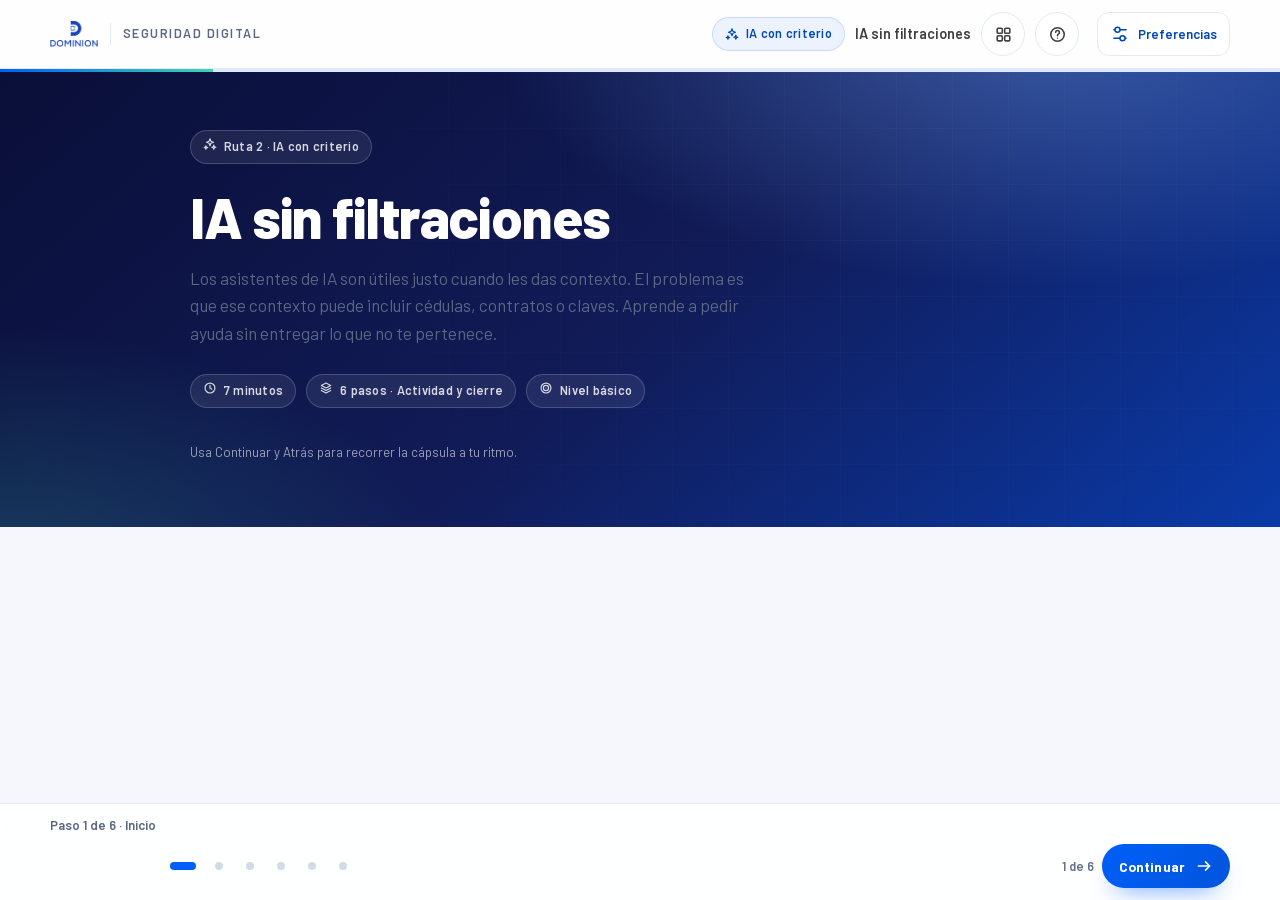
<file: capsulas/04-ia-sin-filtraciones.html>
<!doctype html>
<html lang="es">
<head>
<meta charset="utf-8">
<meta name="viewport" content="width=device-width, initial-scale=1">
<meta name="color-scheme" content="light">
<title>04 · IA sin filtraciones · Cápsulas de seguridad digital</title>
<meta name="description" content="Qué nunca pegar en un asistente de IA, cómo anonimizar un caso real y cómo usar solo las herramientas aprobadas.">
<link rel="icon" href="../assets/favicon.svg" type="image/svg+xml">
<link rel="stylesheet" href="../assets/brand.css">
</head>
<body class="capsule" data-capsule="04" data-track="ia" data-title="IA sin filtraciones" data-minutes="7" data-next-file="05-cuando-la-ia-falla.html" data-root="../">
<a class="skip" href="#main">Saltar al contenido</a>

<header class="topbar" data-auto-topbar></header>
<div class="progress-rail"><span data-progress-rail></span></div>

<main id="main" class="capsule-main">
  <h1 class="sr-only">Cápsula 04: IA sin filtraciones</h1>

  <!-- ============ 1 · Portada ============ -->
  <section class="step" data-step data-label="Inicio">
    <div class="cap-hero">
      <div class="step-inner">
        <span class="chip chip-dark"><span data-icon="sparkles"></span>Ruta 2 · IA con criterio</span>
        <h2>IA sin filtraciones</h2>
        <p class="lead">Los asistentes de IA son útiles justo cuando les das contexto. El problema es que ese contexto puede incluir cédulas, contratos o claves. Aprende a pedir ayuda sin entregar lo que no te pertenece.</p>
        <div class="cap-hero-meta">
          <span class="chip chip-dark"><span data-icon="clock"></span>7 minutos</span>
          <span class="chip chip-dark"><span data-icon="layers"></span>6 pasos · Actividad y cierre</span>
          <span class="chip chip-dark"><span data-icon="target"></span>Nivel básico</span>
        </div>
        <div class="cap-hero-foot">
          <span class="hero-note">Usa Continuar y Atrás para recorrer la cápsula a tu ritmo.</span>
        </div>
      </div>
    </div>
  </section>

  <!-- ============ 2 · Lo que nunca entra ============ -->
  <section class="step" data-step data-label="El límite">
    <div class="step-inner">
      <div class="eyebrow-line"><span class="n">01</span><span class="t">El límite</span></div>
      <h2>Hay información que no entra al chat.</h2>
      <p class="lead">Una herramienta de IA procesa la información que recibe. Su forma de conservarla, compartirla o utilizarla depende del servicio, de la configuración y de los acuerdos aplicables.</p>
      <p>Eso no lo vuelve peligroso por sí mismo. Lo vuelve un lugar distinto de tu computador: lo que pegas deja de estar solo bajo tu control. Por eso la pregunta útil no es «¿me ayuda?», sino «¿qué información necesita para ayudarme y qué información estoy entregando de más?».</p>

      <div class="card-grid">
        <article class="card">
          <div class="card-icon" data-icon="users"></div>
          <h3>Datos personales</h3>
          <p>Cédulas, direcciones, teléfonos, correos, historias clínicas, datos de menores o cualquier combinación que permita identificar a una persona.</p>
        </article>
        <article class="card">
          <div class="card-icon" data-icon="key"></div>
          <h3>Credenciales y secretos</h3>
          <p>Contraseñas, tokens, claves de API, cadenas de conexión, archivos .env o capturas de paneles con claves visibles.</p>
        </article>
        <article class="card">
          <div class="card-icon" data-icon="file"></div>
          <h3>Contratos y código propietario</h3>
          <p>Documentos con cláusulas comerciales, código fuente de la compañía, arquitecturas internas y planes que aún no se han anunciado.</p>
        </article>
        <article class="card">
          <div class="card-icon" data-icon="scale"></div>
          <h3>Estrategia y datos sensibles</h3>
          <p>Precios, márgenes, planes de despido, información financiera no publicada y datos de salud o biometría.</p>
        </article>
      </div>

      <div class="callout callout-tip">
        <div class="callout-icon" data-icon="search"></div>
        <div>
          <h3>Revisa la herramienta, no solo el texto</h3>
          <p>Antes de usar un asistente para trabajo, confirma que está aprobado por la compañía y revisa qué dice sobre retención y uso de las conversaciones. Una herramienta gratuita y una corporativa pueden tratar el mismo texto de forma distinta. Si no lo sabes, no pegues datos reales.</p>
        </div>
      </div>

      <div class="callout callout-risk">
        <div class="callout-icon" data-icon="scale"></div>
        <div>
          <h3>Un límite legal que conviene respetar</h3>
          <p>Cuando el texto incluye datos personales, aplica la normativa de protección de datos. En Colombia, la <strong>Ley 1581 de 2012</strong> y sus reglas de tratamiento establecen obligaciones para quien los recolecta y usa. Esta cápsula no resuelve casos jurídicos: ante una duda concreta, consulta con el área responsable antes de pegar.</p>
        </div>
      </div>
    <details class="course-glossary"><summary>Palabras que aparecen en esta cápsula</summary><dl><div><dt>Prompt</dt><dd>Solicitud o instrucciones que escribes a una IA.</dd></div><div><dt>Anonimización</dt><dd>Tratamiento que busca impedir la identificación de personas; cambiar solo el nombre puede no conseguirlo.</dd></div></dl></details></div>
  </section>

  <!-- ============ 3 · Anonimizar ============ -->
  <section class="step" data-step data-label="Sustituir datos">
    <div class="step-inner">
      <div class="eyebrow-line"><span class="n">02</span><span class="t">La técnica</span></div>
      <h2>Pide ayuda con el problema, no con la identidad.</h2>
      <p class="lead">En muchas tareas puedes pedir ayuda usando un ejemplo ficticio en lugar del caso real. La clave es separar el patrón del caso: la IA necesita entender la estructura, no saber quién es la persona.</p>
      <p>Antes de pegar, pregúntate qué parte del texto es indispensable para la respuesta. Si estás pidiendo una redacción, no necesitas el nombre del cliente. Si estás pidiendo una consulta SQL, no necesitas las cédulas. Si estás pidiendo ayuda con un error, no necesitas la ruta completa del servidor ni la clave de la base de datos.</p>

      <div class="card-grid">
        <article class="card">
          <div class="mini">Antes</div>
          <h3>El caso real, completo</h3>
          <p>«Revisa este contrato de Servicios Andinos S.A.S., NIT 900.123.456-7, con cláusula de exclusividad y penalidad de 300 millones, firmado por María Pérez.»</p>
        </article>
        <article class="card">
          <div class="mini">Después</div>
          <h3>Un ejemplo sin los datos del caso real</h3>
          <p>«Revisa esta cláusula de exclusividad entre proveedor y cliente. La penalidad es alta y el plazo es de dos años. ¿Qué riesgos debería revisar un abogado?»</p>
        </article>
      </div>

      <div class="card-grid three" style="margin-top:16px">
        <article class="card">
          <div class="mini">Técnica 1</div>
          <h3>Sustituye</h3>
          <p>Cambia nombres, documentos, correos y empresas por etiquetas: «Cliente A», «Usuario 1», «Proveedor X».</p>
        </article>
        <article class="card">
          <div class="mini">Técnica 2</div>
          <h3>Generaliza</h3>
          <p>Reemplaza cifras exactas por rangos y fechas por periodos. «Alrededor de 300 millones» en vez del valor exacto.</p>
        </article>
        <article class="card">
          <div class="mini">Técnica 3</div>
          <h3>Recorta</h3>
          <p>Pega solo el fragmento necesario. No adjuntes el archivo completo si con tres párrafos alcanza.</p>
        </article>
      </div>

      <div class="callout callout-good">
        <div class="callout-icon" data-icon="check-circle"></div>
        <div>
          <h3>La prueba de la ventana</h3>
          <p>Antes de enviar, imagina que ese texto aparece en una ventana abierta detrás de ti durante una videollamada. Si te incomodaría, no lo pegues. Es una prueba simple y bastante honesta.</p>
        </div>
      </div>
    </div>
  </section>

  <!-- ============ 4 · Reto ============ -->
  <section class="step" data-step data-label="Explorar"><div class="step-inner">
<div class="eyebrow-line"><span class="n">03</span><span class="t">Aprende haciendo</span></div><h2>Transforma un mensaje antes de usarlo.</h2><p class="lead">Activa cada cambio y observa cómo se transforma un ejemplo ficticio. Nada se envía a una IA.</p>
<article class="learning-video" data-learning-video aria-labelledby="video-2-title">
        <span class="video-kicker">Video breve · 34 segundos</span>
        <h3 id="video-2-title">Haz una pausa antes de copiar</h3>
        <p>Revisa la herramienta, los datos reales y la información interna antes de pedir ayuda a una IA.</p>
        <video controls playsinline preload="none" poster="../assets/videos/ia-antes-de-compartir.jpg" aria-labelledby="video-2-title" aria-describedby="video-2-description">
          <source src="../assets/videos/ia-antes-de-compartir.mp4" type="video/mp4">
          Tu navegador no puede reproducir este video. Puedes leer la transcripción que está debajo.
        </video>
        <div class="video-controls no-print" data-video-controls hidden>
          <button type="button" class="btn btn-sm" data-video-toggle>Reproducir video</button>
          <button type="button" class="btn btn-ghost btn-sm" data-caption-toggle aria-pressed="true">Subtítulos activados</button>
        </div>
        <p class="video-caption" data-video-caption aria-hidden="true"></p>
        <p id="video-2-description" class="sr-only">Video en español con subtítulos y transcripción disponibles. Pulsa reproducir para escucharlo.</p>
        <p class="video-status" data-video-status role="status"></p>
        <details class="video-transcript">
          <summary>Leer la transcripción</summary>
          <p>¿Vas a usar una herramienta de inteligencia artificial para resumir un documento de trabajo? Antes de copiarlo, haz una pausa. Revisa si contiene datos personales, información de clientes, contraseñas, códigos de acceso o documentos internos. No compartas esa información en herramientas que no estén autorizadas para ese uso. Si solo necesitas ayuda con la redacción, elimina los datos reales y reemplásalos por ejemplos ficticios. Y si no sabes si puedes usar una herramienta, consulta al equipo responsable. Antes de compartir, verifica la herramienta y la información.</p>
        </details>
        <p class="video-question"><strong>Para pensar:</strong> Observa cómo cambia el mensaje al sustituir los datos y qué debes revisar antes de compartirlo.</p>
        <div class="video-links">
          <a href="../assets/videos/ia-antes-de-compartir.mp4" download>Descargar video</a>
          <a href="../assets/videos/ia-antes-de-compartir.vtt" download>Descargar subtítulos</a>
        </div>
        <script type="application/json" data-video-cues>[{"start": 0.0, "end": 2.84, "text": "¿Vas a usar una herramienta de inteligencia\nartificial"}, {"start": 2.84, "end": 5.5, "text": "para resumir un documento de trabajo?"}, {"start": 5.5, "end": 7.78, "text": "Antes de copiarlo, haz una pausa."}, {"start": 7.78, "end": 11.16, "text": "Revisa si contiene datos personales,\ninformación de clientes,"}, {"start": 11.16, "end": 15.08, "text": "contraseñas, códigos de acceso o documentos\ninternos."}, {"start": 15.08, "end": 17.16, "text": "No compartas esa información en herramientas"}, {"start": 17.16, "end": 19.64, "text": "que no estén autorizadas para ese uso."}, {"start": 19.64, "end": 21.92, "text": "Si solo necesitas ayuda con la redacción,"}, {"start": 21.92, "end": 25.78, "text": "elimina los datos reales y reemplásalos por\nejemplos ficticios."}, {"start": 25.78, "end": 28.16, "text": "Y si no sabes si puedes usar una herramienta,"}, {"start": 28.16, "end": 30.2, "text": "consulta al equipo responsable."}, {"start": 30.2, "end": 33.66, "text": "Antes de compartir, verifica la herramienta y\nla información."}]</script>
      </article>
<div class="learning-lab" data-activity="redact" aria-label="Transforma un mensaje antes de usarlo.">
<p class="lab-tag">Actividad práctica · Sin límite de tiempo</p>
<noscript><p>Lee la explicación al final para recorrer este ejemplo.</p></noscript>
<div data-activity-ui hidden><div class="activity-comparison"><div><h3>Mensaje ficticio original</h3><p>Revisa la cláusula de María Ejemplo, de Empresa Demostración. Identificador ficticio CLIENTE-DEMO-123. Valor ficticio: 318 millones.</p></div><div><h3>Vista previa transformada</h3><p data-redacted></p></div></div><div class="access-controls"><label class="lab-control"><input type="checkbox" data-toggle="name"><span><strong>Cambiar nombre y empresa</strong><small></small></span></label><label class="lab-control"><input type="checkbox" data-toggle="id"><span><strong>Retirar identificador</strong><small></small></span></label><label class="lab-control"><input type="checkbox" data-toggle="value"><span><strong>Generalizar el importe</strong><small></small></span></label></div><button type="button" class="btn btn-ghost btn-sm result-shortcut" data-show-result=".activity-comparison">Ver el resultado</button><p class="activity-rule" data-redact-status></p><div class="activity-actions"><button type="button" class="btn btn-ghost btn-sm" data-activity-reset>Reiniciar actividad</button></div><p class="sr-only" role="status" aria-live="polite" aria-atomic="true" data-activity-live></p></div>
<details class="lab-explanations"><summary>Leer la explicación de la actividad</summary><ul><li><strong>Observa cada transformación</strong><p>Activa y desactiva los cambios para comparar el mensaje original y el ejemplo transformado.</p></li><li><strong>Revisa antes de compartir</strong><p>Cambiar identificadores no garantiza anonimización ni autoriza a compartir el contenido.</p></li></ul></details>
<p class="lab-note">Es una demostración con ejemplos ficticios. Puedes reiniciarla; no modifica tus archivos ni guarda los cambios.</p>
<script type="application/json" data-activity-config>{"parts": [{"key": "name", "original": "María Ejemplo, de Empresa Demostración", "replacement": "Persona A, de Empresa X"}, {"key": "id", "original": "Identificador ficticio CLIENTE-DEMO-123", "replacement": "[identificador retirado]"}, {"key": "value", "original": "Valor ficticio: 318 millones", "replacement": "Importe elevado"}]}</script>
</div></div></section>

  <!-- ============ 5 · Aplicar ============ -->
  <section class="step" data-step data-label="Aplicar">
    <div class="step-inner">
      <div class="eyebrow-line"><span class="n">04</span><span class="t">Antes de escribir la solicitud</span></div>
      <h2>Cuatro recordatorios antes de usar una IA.</h2>
      <p class="lead">Estas recomendaciones te ayudan a aplicar lo aprendido cuando aparezca una situación similar en tu trabajo.</p>

      <aside class="takeaway-card" aria-labelledby="takeaway-04"><span class="takeaway-kicker">Para tu día a día</span><h3 id="takeaway-04">Antes de usar una IA, recuerda</h3><ul><li><strong>Comprueba que la herramienta esté autorizada.</strong><p>La autorización depende también del uso y de la información que manejarás.</p></li><li><strong>Reserva los secretos y los datos protegidos.</strong><p>No pegues contraseñas, códigos de acceso ni documentos cuya divulgación no esté permitida.</p></li><li><strong>Prefiere ejemplos ficticios.</strong><p>Para pedir ayuda con la redacción, trabaja con el patrón y los datos mínimos.</p></li><li><strong>Revisa el contexto antes de compartir.</strong><p>Quitar un nombre no garantiza que el contenido deje de identificar a alguien.</p></li></ul></aside>

      <div class="callout callout-risk">
        <div class="callout-icon" data-icon="refresh"></div>
        <div>
          <h3>Si ya pegaste una clave</h3>
          <p>No basta con borrar la conversación. Considera la clave expuesta: rótala, revisa los accesos y avisa al equipo de seguridad. Borrar el chat no invalida la clave; también hay que revisar su posible uso y coordinar la respuesta.</p>
        </div>
      </div>
    <details class="course-glossary"><summary>Fuentes para ampliar</summary><ul><li><a href="https://nvlpubs.nist.gov/nistpubs/ai/NIST.AI.600-1.pdf" target="_blank" rel="noopener noreferrer">NIST: riesgos de la IA generativa (abre otra pestaña)</a></li></ul><p>Estas fuentes apoyan la explicación general. Para actuar en el trabajo, sigue el procedimiento y las autorizaciones internos.</p></details></div>
  </section>

  <!-- ============ 6 · Cierre y quiz ============ -->
  <section class="step" data-step data-label="Cierre">
    <div class="step-inner">
      <div class="eyebrow-line"><span class="n">05</span><span class="t">Cierre</span></div>
      <h2>Lo que te llevas.</h2>

      <div class="takeaways">
        <div class="takeaway">
          <span class="num">1</span>
          <p><b>El chat no es tu escritorio.</b> Lo que pegas sale de tu control y puede conservarse. Trátalo como un envío externo.</p>
        </div>
        <div class="takeaway">
          <span class="num">2</span>
          <p>Prefiere ejemplos ficticios. Cambiar nombres o cifras no garantiza anonimización: revisa si el contexto todavía permite identificar a alguien y si el contenido puede compartirse.</p>
        </div>
        <div class="takeaway">
          <span class="num">3</span>
          <p><b>Herramienta aprobada y rotación a tiempo.</b> Si no sabes cómo trata el texto, no lo pegues. Si pegaste una clave, rótala.</p>
        </div>
      </div>

      <div class="quiz" data-quiz>
        <div class="quiz-shell">
          <div class="quiz-body">
            <div class="quiz-top">
              <span class="quiz-count" data-quiz-count></span>
              <span class="quiz-score" data-quiz-score></span>
            </div>
            <div class="quiz-bar"><i></i></div>
            <p class="quiz-q"></p>
            <div class="quiz-options"></div>
            <div class="quiz-feedback"></div>
            <div class="quiz-next"><button class="btn" type="button" data-quiz-next style="visibility:hidden">Siguiente</button></div>
          </div>
          <div class="quiz-result">
            <div class="result-ring" data-result-ring></div>
            <div class="result-title" data-result-title></div>
            <p class="result-sub" data-result-sub></p>
            <div class="result-actions">
              <button class="btn btn-ghost" type="button" data-result-retry>Repetir</button>
              <a class="btn" data-result-next href="05-cuando-la-ia-falla.html">Siguiente cápsula</a>
            </div>
          </div>
        </div>
      </div>
    </div>
  </section>

</main>

<nav class="bottom-nav" data-auto-nav></nav>

<script id="capsule-config" type="application/json">{
  "id": "04",
  "title": "IA sin filtraciones",
  "track": "ia",
  "minutes": "7",
  "next": "05-cuando-la-ia-falla.html",
  "takeaway": "prefiere ejemplos ficticios y revisa la autorización y el contexto antes de enviar información a una IA.",
  "questions": [
    {
      "q": "Vas a pedir ayuda para redactar un ejemplo y tienes una hoja de candidatos con cédulas y correos. ¿Qué haces?",
      "options": [
        "Pego la hoja completa en el asistente para que la ordene",
        "Pego solo los correos, porque no son sensibles",
        "Cambio los encabezados y pego el resto igual",
        "Trabajo con la hoja en la herramienta aprobada y no pego los datos personales en el chat"
      ],
      "a": 3,
      "ok": "La tarea de redacción puede plantearse con datos ficticios; el archivo real se mantiene en el entorno autorizado.",
      "no": "Correos y cédulas siguen identificando personas. No se pegan, ni siquiera «un poquito»."
    },
    {
      "q": "Quieres ayuda para redactar un ejemplo de nómina sin compartir el caso real. ¿Qué haces?",
      "options": [
        "Pegar el caso completo y pedir confidencialidad",
        "Creo un caso ficticio, sin datos reales ni detalles que permitan identificar personas, y uso la herramienta autorizada",
        "Pegarlo desde tu cuenta personal para no mezclarlo con el trabajo",
        "Enviarlo como imagen para que no quede texto"
      ],
      "a": 1,
      "ok": "Un caso ficticio reduce la necesidad de compartir información real; aun así, respeta las reglas de uso de la herramienta.",
      "no": "Ni la confidencialidad pedida ni una imagen cambian el hecho de que el dato salió de tu control."
    },
    {
      "q": "La herramienta que quieres usar no está aprobada por la compañía. ¿Qué haces?",
      "options": [
        "La uso solo para pruebas rápidas",
        "La uso si borro la conversación después",
        "No la uso para información de trabajo; pido acceso a la herramienta aprobada",
        "La uso con una cuenta nueva y sin nombre"
      ],
      "a": 2,
      "ok": "La aprobación existe para que alguien haya revisado retención, acceso y tratamiento.",
      "no": "Una cuenta nueva o borrar el chat no sustituyen la revisión de la herramienta."
    },
    {
      "q": "Ya pegaste una clave de API en un asistente público. ¿Qué corresponde?",
      "options": [
        "Borrar la conversación y no volver a usar el asistente",
        "Rotar la clave, revisar los accesos y avisar al equipo de seguridad",
        "Cambiar solo el nombre de la clave",
        "Esperar a ver si alguien la usa"
      ],
      "a": 1,
      "ok": "La clave debe considerarse expuesta: rotarla es la acción que reduce el daño.",
      "no": "Borrar el chat no invalida la clave. Primero se rota y se reporta."
    }
  ]
}</script>

<script src="../assets/app.js"></script>
<script src="../assets/experience.js"></script>
<script src="../assets/media.js"></script>
<script src="../assets/activities.js"></script>
</body>
</html>
</file>
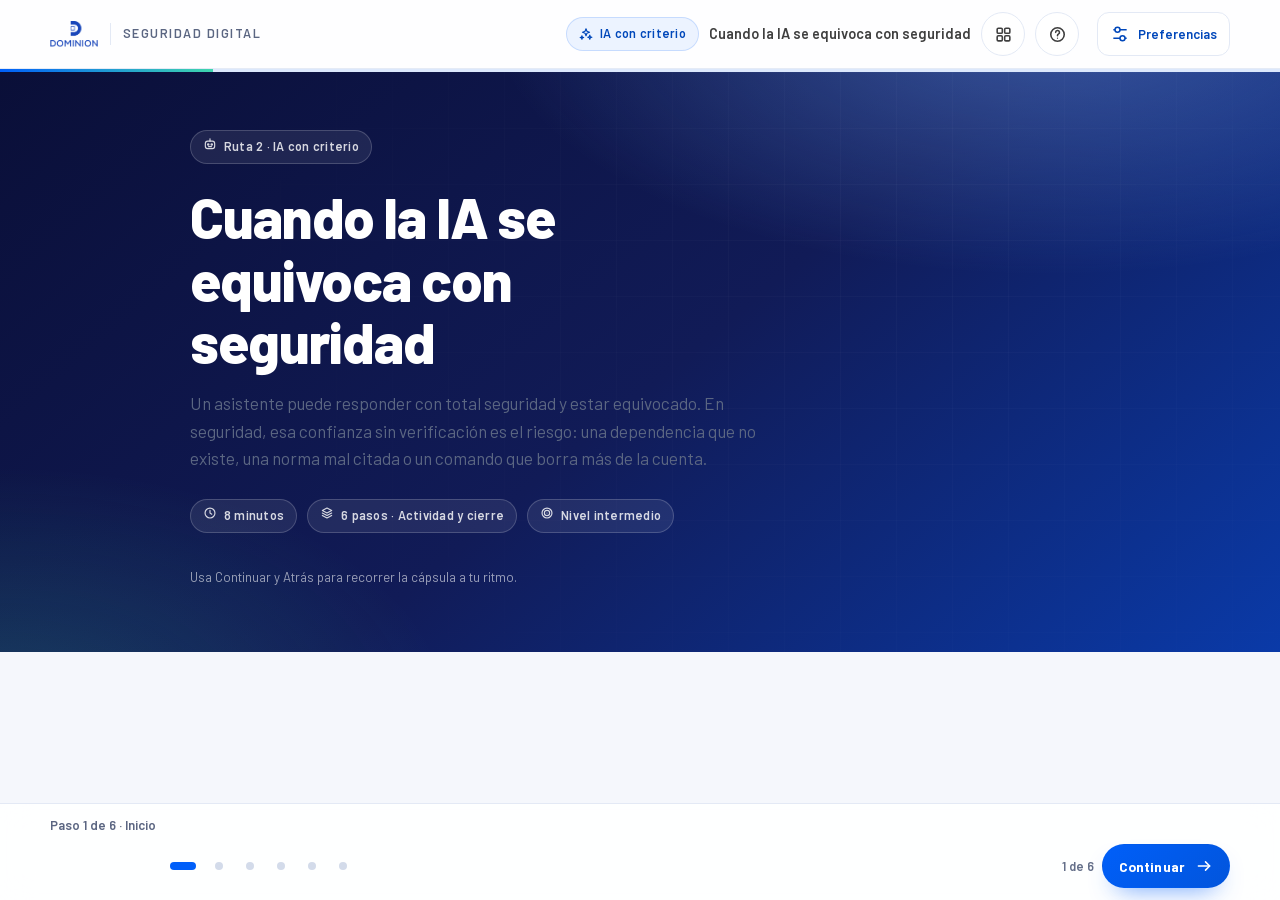
<file: capsulas/05-cuando-la-ia-falla.html>
<!doctype html>
<html lang="es">
<head>
<meta charset="utf-8">
<meta name="viewport" content="width=device-width, initial-scale=1">
<meta name="color-scheme" content="light">
<title>05 · Cuando la IA se equivoca con seguridad · Cápsulas de seguridad digital</title>
<meta name="description" content="Alucinaciones, APIs inventadas y código inseguro: cómo verificar una respuesta de IA antes de usarla en una decisión real.">
<link rel="icon" href="../assets/favicon.svg" type="image/svg+xml">
<link rel="stylesheet" href="../assets/brand.css">
</head>
<body class="capsule" data-capsule="05" data-track="ia" data-title="Cuando la IA se equivoca con seguridad" data-minutes="8" data-next-file="06-ia-que-acelera.html" data-root="../">
<a class="skip" href="#main">Saltar al contenido</a>

<header class="topbar" data-auto-topbar></header>
<div class="progress-rail"><span data-progress-rail></span></div>

<main id="main" class="capsule-main">
  <h1 class="sr-only">Cápsula 05: Cuando la IA se equivoca con seguridad</h1>

  <!-- ============ 1 · Portada ============ -->
  <section class="step" data-step data-label="Inicio">
    <div class="cap-hero">
      <div class="step-inner">
        <span class="chip chip-dark"><span data-icon="bot"></span>Ruta 2 · IA con criterio</span>
        <h2>Cuando la IA se equivoca con seguridad</h2>
        <p class="lead">Un asistente puede responder con total seguridad y estar equivocado. En seguridad, esa confianza sin verificación es el riesgo: una dependencia que no existe, una norma mal citada o un comando que borra más de la cuenta.</p>
        <div class="cap-hero-meta">
          <span class="chip chip-dark"><span data-icon="clock"></span>8 minutos</span>
          <span class="chip chip-dark"><span data-icon="layers"></span>6 pasos · Actividad y cierre</span>
          <span class="chip chip-dark"><span data-icon="target"></span>Nivel intermedio</span>
        </div>
        <div class="cap-hero-foot">
          <span class="hero-note">Usa Continuar y Atrás para recorrer la cápsula a tu ritmo.</span>
        </div>
      </div>
    </div>
  </section>

  <!-- ============ 2 · Las formas del error ============ -->
  <section class="step" data-step data-label="El error">
    <div class="step-inner">
      <div class="eyebrow-line"><span class="n">01</span><span class="t">Las formas del error</span></div>
      <h2>Plausible no es lo mismo que verdadero.</h2>
      <p class="lead">Un modelo de lenguaje genera texto y puede equivocarse. Algunos asistentes consultan fuentes mediante herramientas, pero aun así hay que comprobar si esas fuentes respaldan la respuesta. Cuando no sabe algo, puede rellenar el hueco con una invención que suena perfectamente razonable.</p>
      <p>Incluso en una conversación informal, una respuesta inventada puede confundir. En seguridad, el error se convierte en una dependencia instalada, un permiso mal configurado o una decisión tomada sobre una norma que no dice lo que el asistente afirma. El costo no es la molestia: es el incidente.</p>

      <div class="card-grid">
        <article class="card">
          <div class="card-icon" data-icon="book"></div>
          <h3>Fuentes y citas inventadas</h3>
          <p>Un número de ley, un artículo o un informe que suena real pero no existe, o que existe y dice otra cosa. La cita da autoridad sin dar prueba.</p>
        </article>
        <article class="card">
          <div class="card-icon" data-icon="cloud"></div>
          <h3>APIs y dependencias fantasma</h3>
          <p>Paquetes que no existen, funciones que nunca estuvieron en la librería o versiones incompatibles. El código se ve bien y falla al instalar.</p>
        </article>
        <article class="card">
          <div class="card-icon" data-icon="bug"></div>
          <h3>Código inseguro que compila</h3>
          <p>Una consulta armada con texto del usuario, una validación solo en el navegador o un secreto escrito en el código. Funciona, y ese es el problema.</p>
        </article>
        <article class="card">
          <div class="card-icon" data-icon="scale"></div>
          <h3>Sesgo y exceso de confianza</h3>
          <p>Respuestas que suenan neutrales pero repiten supuestos, y un tono firme que desanima a preguntar. La seguridad exige dudar, no obedecer.</p>
        </article>
      </div>

      <div class="callout callout-risk">
        <div class="callout-icon" data-icon="alert"></div>
        <div>
          <h3>El peligro no es que falle: es que falle con seguridad</h3>
          <p>Un asistente que dice «no estoy seguro» te invita a verificar. Uno que afirma con detalle te invita a confiar. En decisiones de seguridad, la segunda actitud es más costosa, porque el error llega sin señal de alarma.</p>
        </div>
      </div>
    <details class="course-glossary"><summary>Palabras que aparecen en esta cápsula</summary><dl><div><dt>Fuente primaria</dt><dd>Documento original, como una norma o documentación oficial.</dd></div><div><dt>Entorno aislado</dt><dd>Espacio de prueba separado de los sistemas reales.</dd></div></dl></details></div>
  </section>

  <!-- ============ 3 · Verificar ============ -->
  <section class="step" data-step data-label="Verificar">
    <div class="step-inner">
      <div class="eyebrow-line"><span class="n">02</span><span class="t">El método</span></div>
      <h2>Cuatro verificaciones que no se saltan.</h2>
      <p class="lead">Verificar no es desconfiar de la herramienta por principio. Es tratar la respuesta como una propuesta de trabajo: útil para avanzar, insuficiente para decidir sin prueba.</p>
      <p>La primera verificación es la fuente primaria. Si la respuesta cita una norma, un informe o una documentación, abre el documento original y comprueba que diga eso y que siga vigente. Si no encuentras la fuente, no la uses: una cita que no puedes abrir no es una cita, es una frase.</p>
      <p>La segunda es la prueba. En código, ejecuta los tests en un entorno aislado, con datos de prueba y sin permisos de producción. Que compile no significa que sea seguro; que pase un test no significa que cubra el caso peligroso. La tercera es la revisión humana de alguien que entienda el cambio. La cuarta es la más incómoda: no delegar decisiones críticas —aprobar un pago, conceder un acceso, cambiar una configuración de producción— a una respuesta generada.</p>

      <div class="kpi-row">
        <div class="kpi"><b>1</b><span>fuente primaria abierta</span></div>
        <div class="kpi"><b>1</b><span>prueba en entorno aislado</span></div>
        <div class="kpi"><b>1</b><span>persona que responde por el cambio</span></div>
      </div>

      <div class="callout callout-tip">
        <div class="callout-icon" data-icon="search"></div>
        <div>
          <h3>La IA no es autoridad</h3>
          <p>No firma, no aprueba, no responde ante un auditor y no conoce el contexto de tu organización. Puede ayudarte a redactar la justificación de una decisión, pero la decisión y su responsabilidad siguen siendo humanas.</p>
        </div>
      </div>
    </div>
  </section>

  <!-- ============ 4 · Reto ============ -->
  <section class="step" data-step data-label="Explorar"><div class="step-inner">
<div class="eyebrow-line"><span class="n">03</span><span class="t">Aprende haciendo</span></div><h2>Abre el expediente de una respuesta de IA.</h2><p class="lead">Inspecciona una propuesta ficticia como si fueras a revisarla antes de usarla.</p>

<div class="learning-lab" data-activity="explore" aria-label="Abre el expediente de una respuesta de IA.">
<p class="lab-tag">Actividad práctica · Sin límite de tiempo</p>
<noscript><p>Lee la explicación al final para recorrer este ejemplo.</p></noscript>
<div data-activity-ui hidden><div class="activity-claim"><span class="lab-tag">Respuesta generada · Ejemplo ficticio</span><p>«Este paquete es oficial. Borra las migraciones y ejecuta el cambio: es seguro».</p></div><div class="activity-actions"><button type="button" class="btn btn-ghost btn-sm" data-explore="0" aria-pressed="false">Fuente</button><button type="button" class="btn btn-ghost btn-sm" data-explore="1" aria-pressed="false">Cambio propuesto</button><button type="button" class="btn btn-ghost btn-sm" data-explore="2" aria-pressed="false">Prueba controlada</button></div><div class="activity-preview"><h3 data-preview-title>Elige una parte del expediente</h3><p data-preview-text>Consulta las tres partes para descubrir qué falta verificar.</p><p class="activity-rule" data-preview-rule></p></div><div class="activity-actions"><button type="button" class="btn btn-ghost btn-sm" data-activity-reset>Reiniciar actividad</button></div><p class="sr-only" role="status" aria-live="polite" aria-atomic="true" data-activity-live></p></div>
<details class="lab-explanations"><summary>Leer la explicación de la actividad</summary><ul><li><strong>Verifica la fuente</strong><p>La respuesta afirma que un paquete es oficial, pero no aporta una fuente comprobable. Abre la documentación oficial por tu cuenta y comprueba nombre, versión y responsable. En esta demostración no se instala nada. Una afirmación convincente sigue necesitando evidencia.</p></li><li><strong>Lee el cambio</strong><p>La propuesta incluye borrar una carpeta de migraciones. Eso puede perder el historial necesario para mantener la base de datos. Revisa el cambio completo y pide una alternativa que conserve lo necesario. No ejecutes instrucciones solo porque el asistente dice que son seguras.</p></li><li><strong>Prueba con aislamiento</strong><p>Prepara una prueba en un entorno separado, con datos ficticios y un plan de reversión. Registra qué se verificó y deja la decisión final a la persona responsable. Una prueba controlada aporta evidencia; una promesa de la IA no.</p></li></ul></details>
<p class="lab-note">Es una demostración con ejemplos ficticios. Puedes reiniciarla; no modifica tus archivos ni guarda los cambios.</p>
<script type="application/json" data-activity-config>{"items": [{"title": "Verifica la fuente", "text": "La respuesta afirma que un paquete es oficial, pero no aporta una fuente comprobable. Abre la documentación oficial por tu cuenta y comprueba nombre, versión y responsable. En esta demostración no se instala nada.", "rule": "Una afirmación convincente sigue necesitando evidencia."}, {"title": "Lee el cambio", "text": "La propuesta incluye borrar una carpeta de migraciones. Eso puede perder el historial necesario para mantener la base de datos. Revisa el cambio completo y pide una alternativa que conserve lo necesario.", "rule": "No ejecutes instrucciones solo porque el asistente dice que son seguras."}, {"title": "Prueba con aislamiento", "text": "Prepara una prueba en un entorno separado, con datos ficticios y un plan de reversión. Registra qué se verificó y deja la decisión final a la persona responsable.", "rule": "Una prueba controlada aporta evidencia; una promesa de la IA no."}]}</script>
</div></div></section>

  <!-- ============ 5 · Aplicar ============ -->
  <section class="step" data-step data-label="Aplicar">
    <div class="step-inner">
      <div class="eyebrow-line"><span class="n">04</span><span class="t">Antes de confiar</span></div>
      <h2>Llévalo a tu trabajo.</h2>
      <p class="lead">Estas recomendaciones te ayudan a aplicar lo aprendido cuando aparezca una situación similar en tu trabajo.</p>

      <aside class="takeaway-card" aria-labelledby="takeaway-05"><span class="takeaway-kicker">Para tu día a día</span><h3 id="takeaway-05">Al revisar una respuesta de IA, recuerda</h3><ul><li><strong>Verifica las afirmaciones.</strong><p>Busca la fuente original y comprueba que respalde lo que se afirma.</p></li><li><strong>Lee lo que propone cambiar.</strong><p>Una explicación convincente no demuestra que un comando sea seguro.</p></li><li><strong>Prueba antes de aplicar.</strong><p>Usa un entorno separado y datos ficticios cuando corresponda.</p></li><li><strong>Mantén la decisión en manos responsables.</strong><p>Una respuesta generada no sustituye la revisión ni las aprobaciones necesarias.</p></li></ul></aside>
    <details class="course-glossary"><summary>Fuentes para ampliar</summary><ul><li><a href="https://nvlpubs.nist.gov/nistpubs/ai/NIST.AI.600-1.pdf" target="_blank" rel="noopener noreferrer">NIST: riesgos de la IA generativa (abre otra pestaña)</a></li></ul><p>Estas fuentes apoyan la explicación general. Para actuar en el trabajo, sigue el procedimiento y las autorizaciones internos.</p></details></div>
  </section>

  <!-- ============ 6 · Cierre y quiz ============ -->
  <section class="step" data-step data-label="Cierre">
    <div class="step-inner">
      <div class="eyebrow-line"><span class="n">05</span><span class="t">Cierre</span></div>
      <h2>Lo que te llevas.</h2>

      <div class="takeaways">
        <div class="takeaway">
          <span class="num">1</span>
          <p><b>La seguridad en el tono no es evidencia.</b> Una respuesta puede ser detallada, convincente y falsa. La fuente primaria sigue siendo la prueba.</p>
        </div>
        <div class="takeaway">
          <span class="num">2</span>
          <p><b>Probar es parte de usar IA.</b> Entorno aislado, datos de prueba y revisión humana antes de que el cambio toque algo real.</p>
        </div>
        <div class="takeaway">
          <span class="num">3</span>
          <p><b>Las decisiones críticas se quedan con personas.</b> La IA propone hipótesis; la responsabilidad no se automatiza.</p>
        </div>
      </div>

      <div class="quiz" data-quiz>
        <div class="quiz-shell">
          <div class="quiz-body">
            <div class="quiz-top">
              <span class="quiz-count" data-quiz-count></span>
              <span class="quiz-score" data-quiz-score></span>
            </div>
            <div class="quiz-bar"><i></i></div>
            <p class="quiz-q"></p>
            <div class="quiz-options"></div>
            <div class="quiz-feedback"></div>
            <div class="quiz-next"><button class="btn" type="button" data-quiz-next style="visibility:hidden">Siguiente</button></div>
          </div>
          <div class="quiz-result">
            <div class="result-ring" data-result-ring></div>
            <div class="result-title" data-result-title></div>
            <p class="result-sub" data-result-sub></p>
            <div class="result-actions">
              <button class="btn btn-ghost" type="button" data-result-retry>Repetir</button>
              <a class="btn" data-result-next href="06-ia-que-acelera.html">Siguiente cápsula</a>
            </div>
          </div>
        </div>
      </div>
    </div>
  </section>

</main>

<nav class="bottom-nav" data-auto-nav></nav>

<script id="capsule-config" type="application/json">{
  "id": "05",
  "title": "Cuando la IA se equivoca con seguridad",
  "track": "ia",
  "minutes": "8",
  "next": "06-ia-que-acelera.html",
  "takeaway": "trata la respuesta como una propuesta: comprueba sus fuentes, sus efectos y la revisión necesaria.",
  "questions": [
    {
      "q": "La IA cita una norma con un número que no encuentras en la fuente oficial. ¿Qué haces?",
      "options": [
        "La uso igual: el asistente suena seguro",
        "La cito como referencia sin abrirla",
        "No la uso hasta verificarla en la fuente oficial o con el área responsable",
        "Le pido al asistente que me dé otra cita"
      ],
      "a": 2,
      "ok": "Una cita que no puedes abrir no es prueba. Se verifica antes de usarla.",
      "no": "La confianza del asistente no sustituye la fuente. Si no puedes verificarla, no la uses."
    },
    {
      "q": "La IA genera código que compila y pasa un test. ¿Eso significa que es seguro?",
      "options": [
        "Sí, si el test cubre el camino principal",
        "No: compilar y pasar un test no valida permisos, entradas ni casos de abuso",
        "Sí, siempre que el código sea corto",
        "No, pero basta con cambiar el nombre de las variables"
      ],
      "a": 1,
      "ok": "La seguridad se prueba con casos de abuso y revisión, no solo con el camino feliz.",
      "no": "Que funcione no es que sea seguro. Hay que revisar validación, permisos y casos límite."
    },
    {
      "q": "¿Qué decisión NO conviene delegar a una respuesta generada por IA?",
      "options": [
        "Redactar un borrador de política interna",
        "Explicar un mensaje de error",
        "Aprobar un pago o conceder un acceso crítico",
        "Proponer nombres para un proyecto"
      ],
      "a": 2,
      "ok": "Las decisiones con impacto legal, financiero o de acceso requieren responsable humano.",
      "no": "La IA puede ayudar a redactar o explicar, pero no firmar una aprobación crítica."
    },
    {
      "q": "¿Cuál es la mejor forma de usar IA en una tarea de seguridad?",
      "options": [
        "Aceptar la respuesta si está bien redactada",
        "Usarla para generar hipótesis y borradores que luego verificas y pruebas",
        "Pedirle que confirme su propia respuesta",
        "Evitar toda herramienta de IA"
      ],
      "a": 1,
      "ok": "La IA acelera la exploración; la verificación y la prueba siguen siendo tuyas.",
      "no": "Ni la confianza ciega ni la prohibición total: úsala para proponer y verifica antes de actuar."
    }
  ]
}</script>

<script src="../assets/app.js"></script>
<script src="../assets/experience.js"></script>
<script src="../assets/activities.js"></script>
</body>
</html>
</file>
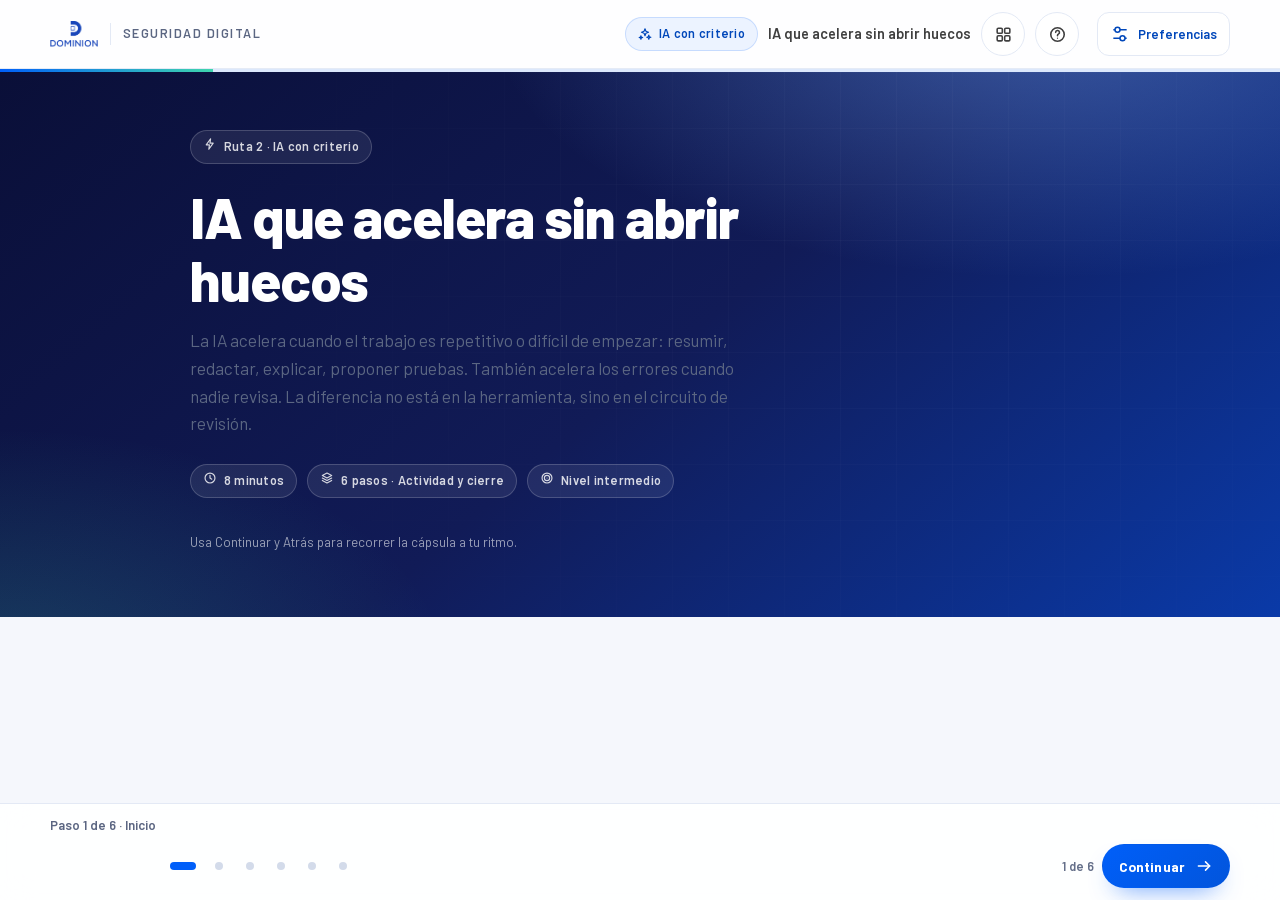
<file: capsulas/06-ia-que-acelera.html>
<!doctype html>
<html lang="es">
<head>
<meta charset="utf-8">
<meta name="viewport" content="width=device-width, initial-scale=1">
<meta name="color-scheme" content="light">
<title>06 · IA que acelera sin abrir huecos · Cápsulas de seguridad digital</title>
<meta name="description" content="Buenos casos de uso de IA, revisión de código generado, licencias, secretos en prompts y trazabilidad del cambio.">
<link rel="icon" href="../assets/favicon.svg" type="image/svg+xml">
<link rel="stylesheet" href="../assets/brand.css">
</head>
<body class="capsule" data-capsule="06" data-track="ia" data-title="IA que acelera sin abrir huecos" data-minutes="8" data-next-file="07-contrasenas-que-aguantan.html" data-root="../">
<a class="skip" href="#main">Saltar al contenido</a>

<header class="topbar" data-auto-topbar></header>
<div class="progress-rail"><span data-progress-rail></span></div>

<main id="main" class="capsule-main">
  <h1 class="sr-only">Cápsula 06: IA que acelera sin abrir huecos</h1>

  <!-- ============ 1 · Portada ============ -->
  <section class="step" data-step data-label="Inicio">
    <div class="cap-hero">
      <div class="step-inner">
        <span class="chip chip-dark"><span data-icon="bolt"></span>Ruta 2 · IA con criterio</span>
        <h2>IA que acelera sin abrir huecos</h2>
        <p class="lead">La IA acelera cuando el trabajo es repetitivo o difícil de empezar: resumir, redactar, explicar, proponer pruebas. También acelera los errores cuando nadie revisa. La diferencia no está en la herramienta, sino en el circuito de revisión.</p>
        <div class="cap-hero-meta">
          <span class="chip chip-dark"><span data-icon="clock"></span>8 minutos</span>
          <span class="chip chip-dark"><span data-icon="layers"></span>6 pasos · Actividad y cierre</span>
          <span class="chip chip-dark"><span data-icon="target"></span>Nivel intermedio</span>
        </div>
        <div class="cap-hero-foot">
          <span class="hero-note">Usa Continuar y Atrás para recorrer la cápsula a tu ritmo.</span>
        </div>
      </div>
    </div>
  </section>

  <!-- ============ 2 · Dónde ayuda ============ -->
  <section class="step" data-step data-label="Buenos usos">
    <div class="step-inner">
      <div class="eyebrow-line"><span class="n">01</span><span class="t">Dónde sí ayuda</span></div>
      <h2>Acelerar no es automatizar a ciegas.</h2>
      <p class="lead">Los mejores usos de IA en el trabajo diario tienen algo en común: producen un borrador que una persona puede revisar rápido. No sustituyen el criterio; reducen el tiempo que cuesta llegar al primer borrador.</p>
      <p>Resumir documentación pública para un informe interno es un buen ejemplo: el material ya es de todos, el resultado se revisa y el ahorro es real. Redactar un correo interno sin datos reales es otro: la IA propone tono y estructura, y tú ajustas el contenido. Explicar un fragmento de código o proponer casos de prueba también funciona bien, siempre que la revisión ocurra antes de integrar.</p>
      <p>El patrón se repite: entrada de bajo riesgo, salida revisable, persona responsable. Cuando falta cualquiera de las tres, la velocidad se convierte en deuda.</p>

      <div class="card-grid">
        <article class="card">
          <div class="card-icon" data-icon="book"></div>
          <h3>Resumir material público</h3>
          <p>Notas de prensa, documentación técnica abierta, artículos publicados. El insumo ya es público y el resumen se contrasta con la fuente.</p>
        </article>
        <article class="card">
          <div class="card-icon" data-icon="mail"></div>
          <h3>Borradores sin datos reales</h3>
          <p>Correos internos, guiones, estructuras de presentación. Tú pones los datos después, en el entorno controlado.</p>
        </article>
        <article class="card">
          <div class="card-icon" data-icon="bug"></div>
          <h3>Proponer pruebas</h3>
          <p>Casos límite y escenarios que quizá no se te ocurren. La IA sugiere; el equipo decide cuáles cubren el riesgo real.</p>
        </article>
        <article class="card">
          <div class="card-icon" data-icon="code"></div>
          <h3>Explicar y revisar código</h3>
          <p>Entender una función heredada o detectar problemas de diseño. La explicación se verifica contra el código y las pruebas, no se acepta como verdad.</p>
        </article>
      </div>

      <div class="callout callout-tip">
        <div class="callout-icon" data-icon="compass"></div>
        <div>
          <h3>La pregunta que ordena el uso</h3>
          <p>¿Qué pasa si la respuesta está mal y nadie lo nota? Si la consecuencia es un retrabajo menor, la IA puede avanzar sola hasta el borrador. Si la consecuencia es un acceso indebido, una pérdida financiera o una decisión sobre una persona, el circuito necesita revisión humana explícita.</p>
        </div>
      </div>
    <details class="course-glossary"><summary>Palabras que aparecen en esta cápsula</summary><dl><div><dt>Diff</dt><dd>Vista que muestra qué líneas cambian entre dos versiones.</dd></div><div><dt>Commit</dt><dd>Registro de un conjunto de cambios en el historial del proyecto.</dd></div><div><dt>Pull request o PR</dt><dd>Propuesta de cambio que se presenta para revisión antes de integrarla.</dd></div></dl></details></div>
  </section>

  <!-- ============ 3 · El circuito ============ -->
  <section class="step" data-step data-label="La revisión">
    <div class="step-inner">
      <div class="eyebrow-line"><span class="n">02</span><span class="t">El circuito</span></div>
      <h2>Humano en el circuito, no humano decorativo.</h2>
      <p class="lead">Poner a alguien a «revisar» no sirve si esa persona no entiende el cambio o lo aprueba por cansancio. El humano en el circuito tiene que poder decir no, y tiene que tener la información para hacerlo.</p>
      <p>En código, eso significa leer el diff, entender qué permisos toca y ejecutar las pruebas. En documentos, significa comprobar cifras, nombres y afirmaciones antes de enviar. En cualquier caso, significa dejar rastro: un pull request con descripción, un commit con autor, una nota de revisión. La trazabilidad no es burocracia; es lo que permite explicar después por qué se tomó una decisión.</p>
      <p>Hay dos temas que suelen pasar desapercibidos. El primero es la licencia: el código generado puede parecerse a fragmentos existentes, y su procedencia no siempre es clara. El segundo es el secreto: pegar un archivo de configuración para que «revise el error» expone claves que no tienen nada que ver con el problema. Ninguno de los dos se resuelve con buena intención; se resuelve con revisión y con reglas claras.</p>

      <div class="card-grid three">
        <article class="card">
          <div class="mini">Regla 1</div>
          <h3>Revisar antes de integrar</h3>
          <p>Antes de integrar un cambio generado, procura que una persona competente lo revise y que pase las comprobaciones exigidas para el proyecto.</p>
        </article>
        <article class="card">
          <div class="mini">Regla 2</div>
          <h3>Dejar rastro</h3>
          <p>Descripción del cambio, autor, revisión y motivo. Si algo falla, se puede reconstruir la decisión.</p>
        </article>
        <article class="card">
          <div class="mini">Regla 3</div>
          <h3>No automatizar lo sensible</h3>
          <p>Aprobaciones de crédito, accesos, despidos o pagos conservan una persona responsable con nombre.</p>
        </article>
      </div>
    </div>
  </section>

  <!-- ============ 4 · Reto ============ -->
  <section class="step" data-step data-label="Explorar"><div class="step-inner">
<div class="eyebrow-line"><span class="n">03</span><span class="t">Aprende haciendo</span></div><h2>Construye un flujo con revisión humana.</h2><p class="lead">Activa las etapas y observa cómo cambia el recorrido de un borrador generado con IA.</p>

<div class="learning-lab" data-activity="pipeline" aria-label="Construye un flujo con revisión humana.">
<p class="lab-tag">Actividad práctica · Sin límite de tiempo</p>
<noscript><p>Lee la explicación al final para recorrer este ejemplo.</p></noscript>
<div data-activity-ui hidden><div class="access-controls"><label class="lab-control"><input type="checkbox" data-toggle="brief"><span><strong>Definir la tarea sin datos sensibles</strong><small>Aclarar finalidad, límites y herramienta autorizada.</small></span></label><label class="lab-control"><input type="checkbox" data-toggle="review"><span><strong>Revisar el borrador con una persona</strong><small>Comprobar exactitud, contexto y posibles errores.</small></span></label><label class="lab-control"><input type="checkbox" data-toggle="test"><span><strong>Probar y validar antes de usar</strong><small>Verificar el resultado de acuerdo con el tipo de tarea.</small></span></label></div><button type="button" class="btn btn-ghost btn-sm result-shortcut" data-show-result="[data-pipeline]">Ver el resultado</button><ol class="activity-flow" data-pipeline></ol><div class="activity-preview"><h3 data-pipeline-title></h3><p data-pipeline-text></p></div><div class="activity-actions"><button type="button" class="btn btn-ghost btn-sm" data-activity-reset>Reiniciar actividad</button></div><p class="sr-only" role="status" aria-live="polite" aria-atomic="true" data-activity-live></p></div>
<details class="lab-explanations"><summary>Leer la explicación de la actividad</summary><ul><li><strong>Construye el recorrido</strong><p>Los controles añaden etapas a un flujo de ejemplo; no ejecutan revisiones reales.</p></li><li><strong>Distingue borrador y decisión</strong><p>Una persona debe revisar y validar el resultado antes de utilizarlo según el proceso de la tarea.</p></li></ul></details>
<p class="lab-note">Es una demostración con ejemplos ficticios. Puedes reiniciarla; no modifica tus archivos ni guarda los cambios.</p>
<script type="application/json" data-activity-config>{}</script>
</div></div></section>

  <!-- ============ 5 · Aplicar ============ -->
  <section class="step" data-step data-label="Aplicar">
    <div class="step-inner">
      <div class="eyebrow-line"><span class="n">04</span><span class="t">Antes de integrar</span></div>
      <h2>Llévalo a tu trabajo.</h2>
      <p class="lead">Estas recomendaciones te ayudan a aplicar lo aprendido cuando aparezca una situación similar en tu trabajo.</p>

      <aside class="takeaway-card" aria-labelledby="takeaway-06"><span class="takeaway-kicker">Para tu día a día</span><h3 id="takeaway-06">Al trabajar con ayuda de IA, recuerda</h3><ul><li><strong>Define la tarea y sus límites.</strong><p>Aclara qué resultado necesitas y qué información puedes utilizar.</p></li><li><strong>Trata el resultado como un borrador.</strong><p>Revisa el contenido, los supuestos y los cambios propuestos.</p></li><li><strong>Valida antes de utilizarlo.</strong><p>Comprueba lo relevante para esa tarea y registra qué se verificó.</p></li><li><strong>Respeta el proceso de aprobación.</strong><p>La rapidez de generación no elimina los controles del trabajo.</p></li></ul></aside>

      <div class="callout callout-risk">
        <div class="callout-icon" data-icon="key"></div>
        <div>
          <h3>Si el secreto ya salió</h3>
          <p>Reporta la exposición y coordina la revocación o el cambio de la clave sin demora. Cambiar la clave invalida el valor que se expuso; borrar la conversación no. Luego se revisan los accesos y se documenta lo ocurrido para evitar que vuelva a pasar.</p>
        </div>
      </div>
    </div>
  </section>

  <!-- ============ 6 · Cierre y quiz ============ -->
  <section class="step" data-step data-label="Cierre">
    <div class="step-inner">
      <div class="eyebrow-line"><span class="n">05</span><span class="t">Cierre</span></div>
      <h2>Lo que te llevas.</h2>

      <div class="takeaways">
        <div class="takeaway">
          <span class="num">1</span>
          <p><b>La IA brilla en el primer borrador.</b> Resumir, redactar, explicar y proponer pruebas: tareas revisables que ahorran tiempo sin decidir por nadie.</p>
        </div>
        <div class="takeaway">
          <span class="num">2</span>
          <p><b>El humano en el circuito debe poder decir no.</b> Revisar de verdad exige entender el cambio, probarlo y dejar rastro de la decisión.</p>
        </div>
        <div class="takeaway">
          <span class="num">3</span>
          <p><b>Secretos y decisiones sensibles quedan fuera.</b> No se pegan claves y no se automatiza lo que afecta derechos, dinero o accesos.</p>
        </div>
      </div>

      <div class="quiz" data-quiz>
        <div class="quiz-shell">
          <div class="quiz-body">
            <div class="quiz-top">
              <span class="quiz-count" data-quiz-count></span>
              <span class="quiz-score" data-quiz-score></span>
            </div>
            <div class="quiz-bar"><i></i></div>
            <p class="quiz-q"></p>
            <div class="quiz-options"></div>
            <div class="quiz-feedback"></div>
            <div class="quiz-next"><button class="btn" type="button" data-quiz-next style="visibility:hidden">Siguiente</button></div>
          </div>
          <div class="quiz-result">
            <div class="result-ring" data-result-ring></div>
            <div class="result-title" data-result-title></div>
            <p class="result-sub" data-result-sub></p>
            <div class="result-actions">
              <button class="btn btn-ghost" type="button" data-result-retry>Repetir</button>
              <a class="btn" data-result-next href="07-contrasenas-que-aguantan.html">Siguiente cápsula</a>
            </div>
          </div>
        </div>
      </div>
    </div>
  </section>

</main>

<nav class="bottom-nav" data-auto-nav></nav>

<script id="capsule-config" type="application/json">{
  "id": "06",
  "title": "IA que acelera sin abrir huecos",
  "track": "ia",
  "minutes": "8",
  "next": "07-contrasenas-que-aguantan.html",
  "takeaway": "usa la IA para preparar borradores y mantén la revisión y las aprobaciones que exige la tarea.",
  "questions": [
    {
      "q": "La IA generó una función nueva y los tests pasan. ¿Qué haces antes de integrarla?",
      "options": [
        "La integro: si los tests pasan, está bien",
        "La leo, entiendo qué permisos toca y reviso casos límite antes de integrarla",
        "Cambio el nombre de las variables y la subo",
        "La dejo en una rama sin revisión"
      ],
      "a": 1,
      "ok": "Los tests no cubren permisos, entradas maliciosas ni el contexto del cambio.",
      "no": "Pasar tests no es una revisión de seguridad. Lee, entiende y prueba antes de integrar."
    },
    {
      "q": "Pegaste una clave en un asistente para que revisara una configuración. ¿Qué haces?",
      "options": [
        "Borro la conversación y sigo",
        "Cambio el nombre de la variable",
        "Roto la clave, reviso accesos y aviso al equipo de seguridad",
        "Espero a que caduque sola"
      ],
      "a": 2,
      "ok": "La clave debe considerarse expuesta; rotarla es lo que reduce el daño.",
      "no": "Borrar el chat no invalida la clave. Primero se rota y se reporta."
    },
    {
      "q": "¿Qué uso de IA requiere revisión humana obligatoria?",
      "options": [
        "Resumir un artículo público",
        "Proponer nombres para un proyecto",
        "Aprobar automáticamente el acceso al crédito de una persona",
        "Corregir la ortografía de un correo interno"
      ],
      "a": 2,
      "ok": "Las decisiones sobre derechos, dinero o accesos necesitan responsable humano y posibilidad de revisión.",
      "no": "Automatizar una decisión sensible elimina la posibilidad de explicar y apelar."
    },
    {
      "q": "¿Cuál es un buen uso de IA en el trabajo diario?",
      "options": [
        "Pegar el archivo de clientes para que lo ordene",
        "Generar un borrador revisable con insumos públicos y sin datos reales",
        "Dejar que apruebe pagos mientras nadie mira",
        "Sustituir la revisión de código para ir más rápido"
      ],
      "a": 1,
      "ok": "Entrada de bajo riesgo, salida revisable y persona responsable: el patrón que funciona.",
      "no": "Un buen uso reduce el tiempo de borrador sin entregar datos ni decisiones críticas."
    }
  ]
}</script>

<script src="../assets/app.js"></script>
<script src="../assets/experience.js"></script>
<script src="../assets/activities.js"></script>
</body>
</html>
</file>
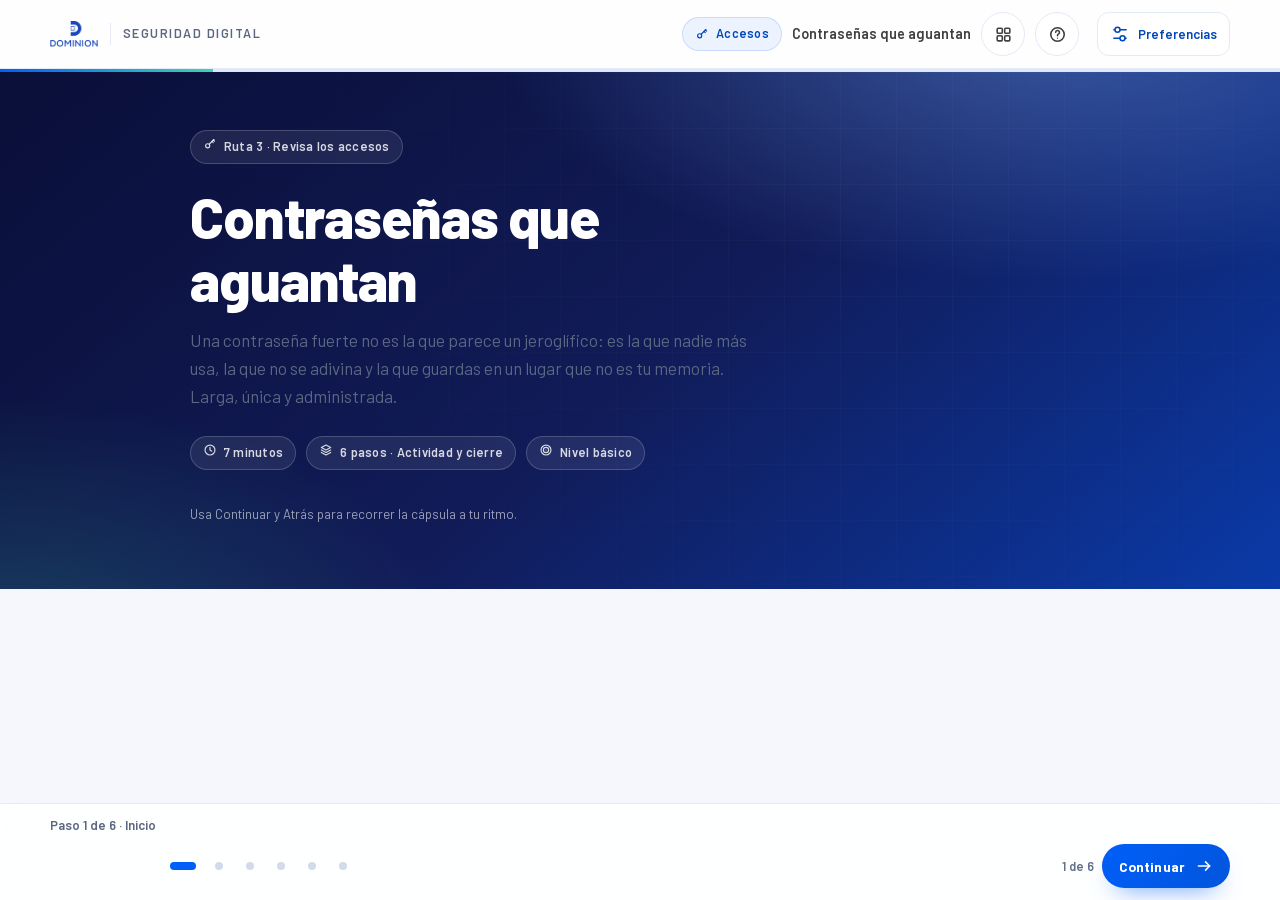
<file: capsulas/07-contrasenas-que-aguantan.html>
<!doctype html>
<html lang="es">
<head>
<meta charset="utf-8">
<meta name="viewport" content="width=device-width, initial-scale=1">
<meta name="color-scheme" content="light">
<title>07 · Contraseñas que aguantan · Cápsulas de seguridad digital</title>
<meta name="description" content="Frases largas y únicas, gestor de contraseñas, passkeys y MFA: menos memoria y más seguridad real.">
<link rel="icon" href="../assets/favicon.svg" type="image/svg+xml">
<link rel="stylesheet" href="../assets/brand.css">
</head>
<body class="capsule" data-capsule="07" data-track="accesos" data-title="Contraseñas que aguantan" data-minutes="7" data-next-file="08-minimo-privilegio.html" data-root="../">
<a class="skip" href="#main">Saltar al contenido</a>

<header class="topbar" data-auto-topbar></header>
<div class="progress-rail"><span data-progress-rail></span></div>

<main id="main" class="capsule-main">
  <h1 class="sr-only">Cápsula 07: Contraseñas que aguantan</h1>

  <!-- ============ 1 · Portada ============ -->
  <section class="step" data-step data-label="Inicio">
    <div class="cap-hero">
      <div class="step-inner">
        <span class="chip chip-dark"><span data-icon="key"></span>Ruta 3 · Revisa los accesos</span>
        <h2>Contraseñas que aguantan</h2>
        <p class="lead">Una contraseña fuerte no es la que parece un jeroglífico: es la que nadie más usa, la que no se adivina y la que guardas en un lugar que no es tu memoria. Larga, única y administrada.</p>
        <div class="cap-hero-meta">
          <span class="chip chip-dark"><span data-icon="clock"></span>7 minutos</span>
          <span class="chip chip-dark"><span data-icon="layers"></span>6 pasos · Actividad y cierre</span>
          <span class="chip chip-dark"><span data-icon="target"></span>Nivel básico</span>
        </div>
        <div class="cap-hero-foot">
          <span class="hero-note">Usa Continuar y Atrás para recorrer la cápsula a tu ritmo.</span>
        </div>
      </div>
    </div>
  </section>

  <!-- ============ 2 · Qué la hace fuerte ============ -->
  <section class="step" data-step data-label="La fuerza">
    <div class="step-inner">
      <div class="eyebrow-line"><span class="n">01</span><span class="t">La fuerza</span></div>
      <h2>Longitud antes que decoración.</h2>
      <p class="lead">Durante años se enseñó que una contraseña segura necesitaba mayúsculas, números y símbolos, y que había que cambiarla cada mes. La práctica actual pone el énfasis en otra parte: que sea larga y que sea única.</p>
      <p>Agregar un símbolo a una palabra corta cambia poco el esfuerzo de quien intenta adivinarla. Alargar una frase cambia mucho. «Casa2019!» y «casa2019.», con el mismo largo, no son tan distintas; una frase de varias palabras sin relación entre sí es un problema mucho más costoso de resolver.</p>
      <p>La segunda condición es la unicidad. Si reutilizas la misma contraseña en el banco, en el correo y en una tienda, una filtración en el eslabón más débil compromete todos los demás. El atacante no necesita adivinar tu contraseña: le basta con probar en otro servicio la que ya obtuvo.</p>

      <div class="card-grid">
        <article class="card">
          <div class="card-icon" data-icon="layers"></div>
          <h3>Larga</h3>
          <p>La longitud ayuda, pero las palabras también deben ser difíciles de predecir. Usa el método y el gestor aprobados; no copies frases de ejemplo.</p>
        </article>
        <article class="card">
          <div class="card-icon" data-icon="fingerprint"></div>
          <h3>Única</h3>
          <p>Una por servicio. Si una se filtra, las demás siguen en pie. Un gestor facilita mantener credenciales diferentes.</p>
        </article>
        <article class="card">
          <div class="card-icon" data-icon="lock"></div>
          <h3>Guardada en un gestor</h3>
          <p>El gestor crea, recuerda y autocompleta. Tú solo memorizas una frase maestra larga y la proteges con MFA.</p>
        </article>
        <article class="card">
          <div class="card-icon" data-icon="shield"></div>
          <h3>Con una segunda barrera</h3>
          <p>MFA añade una comprobación además de la contraseña. Las passkeys son credenciales criptográficas; su configuración puede ofrecer verificación multifactor y resistencia al phishing. Usa los métodos aprobados.</p>
        </article>
      </div>

      <div class="callout callout-tip">
        <div class="callout-icon" data-icon="refresh"></div>
        <div>
          <h3>Sobre cambiar la contraseña cada mes</h3>
          <p>La rotación arbitraria por calendario suele producir variaciones predecibles —«Enero2026!», «Febrero2026!»— que no resisten mejor. Muchas guías actuales recomiendan cambiarla cuando hay evidencia de compromiso o cuando la política de tu organización lo exige. Sigue la política interna, pero no conviertas la rotación en una falsa sensación de seguridad.</p>
        </div>
      </div>
    <details class="course-glossary"><summary>Palabras que aparecen en esta cápsula</summary><dl><div><dt>MFA</dt><dd>Verificación mediante más de un factor, por ejemplo una contraseña y un dispositivo.</dd></div><div><dt>Passkey</dt><dd>Credencial criptográfica para iniciar sesión sin escribir una contraseña para ese servicio.</dd></div></dl></details></div>
  </section>

  <!-- ============ 3 · El hábito ============ -->
  <section class="step" data-step data-label="El hábito">
    <div class="step-inner">
      <div class="eyebrow-line"><span class="n">02</span><span class="t">El hábito</span></div>
      <h2>El gestor hace el trabajo que tu memoria no puede.</h2>
      <p class="lead">Nadie puede recordar sesenta contraseñas únicas y largas. El objetivo no es tener mejor memoria: es dejar de depender de ella. Un gestor de contraseñas aprobado guarda las credenciales cifradas y ayuda a completarlas en los sitios asociados. Comprueba siempre la dirección antes de utilizarlas.</p>

      <article class="learning-video" data-learning-video aria-labelledby="video-1-title">
        <span class="video-kicker">Video breve · 31 segundos</span>
        <h3 id="video-1-title">Tus códigos también son personales</h3>
        <p>Una solicitud urgente no es motivo para compartir contraseñas, códigos o tokens.</p>
        <video controls playsinline preload="none" poster="../assets/videos/codigos-personales.jpg" aria-labelledby="video-1-title" aria-describedby="video-1-description">
          <source src="../assets/videos/codigos-personales.mp4" type="video/mp4">
          Tu navegador no puede reproducir este video. Puedes leer la transcripción que está debajo.
        </video>
        <div class="video-controls no-print" data-video-controls hidden>
          <button type="button" class="btn btn-sm" data-video-toggle>Reproducir video</button>
          <button type="button" class="btn btn-ghost btn-sm" data-caption-toggle aria-pressed="true">Subtítulos activados</button>
        </div>
        <p class="video-caption" data-video-caption aria-hidden="true"></p>
        <p id="video-1-description" class="sr-only">Video en español con subtítulos y transcripción disponibles. Pulsa reproducir para escucharlo.</p>
        <p class="video-status" data-video-status role="status"></p>
        <details class="video-transcript">
          <summary>Leer la transcripción</summary>
          <p>Imagina que recibes un mensaje que te pide compartir un código de acceso para resolver algo rápido. Antes de enviarlo, detente. Los códigos, contraseñas y tokens son personales. Compartirlos puede permitir que otra persona entre usando tu cuenta, usa únicamente los métodos de acceso aprobados por la compañía. Si recibes una solicitud extraña o crees que compartiste un código por error, avisa al equipo responsable. Tus claves son personales. Los códigos de acceso también.</p>
        </details>
        <p class="video-question"><strong>Para pensar:</strong> Si alguien te pide un código por chat para resolver algo urgente, ¿cómo responderías?</p>
        <div class="video-links">
          <a href="../assets/videos/codigos-personales.mp4" download>Descargar video</a>
          <a href="../assets/videos/codigos-personales.vtt" download>Descargar subtítulos</a>
        </div>
        <script type="application/json" data-video-cues>[{"start": 0.0, "end": 3.74, "text": "Imagina que recibes un mensaje que te pide\ncompartir un código de"}, {"start": 3.74, "end": 6.4, "text": "acceso para resolver algo rápido."}, {"start": 6.4, "end": 8.4, "text": "Antes de enviarlo, detente."}, {"start": 8.4, "end": 12.2, "text": "Los códigos, contraseñas y tokens son\npersonales."}, {"start": 12.2, "end": 16.4, "text": "Compartirlos puede permitir que otra persona\nentre usando tu cuenta,"}, {"start": 16.4, "end": 20.6, "text": "usa únicamente los métodos de acceso aprobados\npor la compañía."}, {"start": 20.6, "end": 25.2, "text": "Si recibes una solicitud extraña o crees que\ncompartiste un código por error,"}, {"start": 25.2, "end": 27.0, "text": "avisa al equipo responsable."}, {"start": 27.0, "end": 28.8, "text": "Tus claves son personales."}, {"start": 28.8, "end": 30.764, "text": "Los códigos de acceso también."}]</script>
      </article>

      <p>El flujo es simple: creas una frase maestra larga, activas MFA en el gestor y dejas que genere el resto. Cuando entras a un servicio, el gestor reconoce el dominio y autocompleta. El comportamiento depende del gestor y de su configuración. No lo uses como única prueba de que una página es legítima.</p>
      <p>Las passkeys llevan la idea un paso más allá. En lugar de una contraseña que se puede copiar, el servicio guarda una clave pública y tu dispositivo demuestra que tiene la privada. No hay texto que pegar en un sitio falso, y el phishing pierde uno de sus objetivos habituales. Úsalas donde estén disponibles y mantén una alternativa segura para los servicios que aún no las ofrecen.</p>

      <div class="callout callout-risk">
        <div class="callout-icon" data-icon="search"></div>
        <div>
          <h3>Verifica el dominio antes de escribir</h3>
          <p>Un sitio puede parecer idéntico al real y estar en un dominio con una letra cambiada. Antes de escribir la frase maestra, mira la barra de direcciones completa. Si llegaste por un enlace de un correo, abre el servicio desde un marcador o escríbelo a mano. El gestor te ayuda, pero la última mirada es tuya.</p>
        </div>
      </div>

      <div class="callout callout-good">
        <div class="callout-icon" data-icon="shield"></div>
        <div>
          <h3>Qué no hacer</h3>
          <p>No compartas contraseñas por chat ni por correo, ni siquiera con alguien de confianza. No las guardes en una nota del móvil, en un archivo de texto ni en una hoja de cálculo. Si alguien necesita acceso, se le crea una cuenta propia con el permiso necesario, no se le entrega la tuya.</p>
        </div>
      </div>
    </div>
  </section>

  <!-- ============ 4 · Reto ============ -->
  <section class="step" data-step data-label="Explorar"><div class="step-inner">
<div class="eyebrow-line"><span class="n">03</span><span class="t">Aprende haciendo</span></div><h2>Construye una frase de ejemplo.</h2><p class="lead">Añade o quita palabras ficticias y observa cómo cambia la longitud. No escribas una contraseña real.</p>

<div class="learning-lab" data-activity="words" aria-label="Construye una frase de ejemplo.">
<p class="lab-tag">Actividad práctica · Sin límite de tiempo</p>
<noscript><p>Lee la explicación al final para recorrer este ejemplo.</p></noscript>
<div data-activity-ui hidden><div class="activity-preview"><div class="activity-words" data-words></div><p class="activity-rule" data-word-count></p></div><div class="activity-actions"><button type="button" class="btn btn-sm" data-word-add>Añadir palabra</button><button type="button" class="btn btn-ghost btn-sm" data-word-remove>Quitar palabra</button><button type="button" class="btn btn-ghost btn-sm" data-word-refresh>Otro ejemplo</button></div><p>La longitud es solo una característica: también importan la aleatoriedad, la unicidad y el método de creación.</p><p class="sr-only" role="status" aria-live="polite" aria-atomic="true" data-activity-live></p></div>
<details class="lab-explanations"><summary>Leer la explicación de la actividad</summary><ul><li><strong>Prueba la longitud</strong><p>Añade o quita palabras y cambia de ejemplo para observar la cantidad de caracteres.</p></li><li><strong>No uses estas frases</strong><p>Son ejemplos públicos y predecibles, no contraseñas recomendadas. La actividad no mide resistencia a ataques.</p></li></ul></details>
<p class="lab-note">Es una demostración con ejemplos ficticios. Puedes reiniciarla; no modifica tus archivos ni guarda los cambios.</p>
<script type="application/json" data-activity-config>{"examples": [["luna", "cobre", "bosque", "nube", "faro", "musgo"], ["isla", "vidrio", "pino", "brisa", "mapa", "río"], ["trigo", "roca", "cielo", "barco", "valle", "lago"]]}</script>
</div></div></section>

  <!-- ============ 5 · Aplicar ============ -->
  <section class="step" data-step data-label="Aplicar">
    <div class="step-inner">
      <div class="eyebrow-line"><span class="n">04</span><span class="t">Tu rutina</span></div>
      <h2>Llévalo a tu trabajo.</h2>
      <p class="lead">Estas recomendaciones te ayudan a aplicar lo aprendido cuando aparezca una situación similar en tu trabajo.</p>

      <aside class="takeaway-card" aria-labelledby="takeaway-07"><span class="takeaway-kicker">Para tu día a día</span><h3 id="takeaway-07">Para cuidar tus accesos, recuerda</h3><ul><li><strong>Usa credenciales únicas.</strong><p>Evita reutilizar la misma contraseña entre servicios y cuentas.</p></li><li><strong>Apóyate en el gestor aprobado.</strong><p>No guardes contraseñas en notas, hojas de cálculo ni conversaciones.</p></li><li><strong>Protege los códigos de acceso.</strong><p>No los compartas; utiliza los métodos de acceso aprobados y la verificación adicional disponible.</p></li><li><strong>Reporta una posible exposición.</strong><p>Sigue el procedimiento para cambiar credenciales y cerrar sesiones desde un equipo confiable.</p></li></ul></aside>

      <div class="callout callout-good">
        <div class="callout-icon" data-icon="check-circle"></div>
        <div>
          <h3>Un buen punto de partida</h3>
          <p>Empieza por las cuentas que más duelen si se comprometen: correo corporativo, gestor de contraseñas, banca y acceso a la nube. Ahí la frase larga, única y con MFA vale más que en cualquier otro servicio.</p>
        </div>
      </div>
    <details class="course-glossary"><summary>Fuentes para ampliar</summary><ul><li><a href="https://pages.nist.gov/800-63-4/sp800-63b.html" target="_blank" rel="noopener noreferrer">NIST: autenticación y protección de credenciales (abre otra pestaña)</a></li></ul><p>Estas fuentes apoyan la explicación general. Para actuar en el trabajo, sigue el procedimiento y las autorizaciones internos.</p></details></div>
  </section>

  <!-- ============ 6 · Cierre y quiz ============ -->
  <section class="step" data-step data-label="Cierre">
    <div class="step-inner">
      <div class="eyebrow-line"><span class="n">05</span><span class="t">Cierre</span></div>
      <h2>Lo que te llevas.</h2>

      <div class="takeaways">
        <div class="takeaway">
          <span class="num">1</span>
          <p><b>La longitud pesa más que el disfraz.</b> Una credencial larga, única y difícil de predecir ofrece mejores condiciones que una palabra corta con cambios obvios.</p>
        </div>
        <div class="takeaway">
          <span class="num">2</span>
          <p><b>Única y administrada.</b> El gestor hace posible lo que la memoria no: una credencial distinta por servicio.</p>
        </div>
        <div class="takeaway">
          <span class="num">3</span>
          <p>MFA reduce el riesgo de acceso con una contraseña robada, pero no elimina todos los ataques. Los métodos resistentes al phishing, como las passkeys bien configuradas, añaden protección.</p>
        </div>
      </div>

      <div class="quiz" data-quiz>
        <div class="quiz-shell">
          <div class="quiz-body">
            <div class="quiz-top">
              <span class="quiz-count" data-quiz-count></span>
              <span class="quiz-score" data-quiz-score></span>
            </div>
            <div class="quiz-bar"><i></i></div>
            <p class="quiz-q"></p>
            <div class="quiz-options"></div>
            <div class="quiz-feedback"></div>
            <div class="quiz-next"><button class="btn" type="button" data-quiz-next style="visibility:hidden">Siguiente</button></div>
          </div>
          <div class="quiz-result">
            <div class="result-ring" data-result-ring></div>
            <div class="result-title" data-result-title></div>
            <p class="result-sub" data-result-sub></p>
            <div class="result-actions">
              <button class="btn btn-ghost" type="button" data-result-retry>Repetir</button>
              <a class="btn" data-result-next href="08-minimo-privilegio.html">Siguiente cápsula</a>
            </div>
          </div>
        </div>
      </div>
    </div>
  </section>

</main>

<nav class="bottom-nav" data-auto-nav></nav>

<script id="capsule-config" type="application/json">{
  "id": "07",
  "title": "Contraseñas que aguantan",
  "track": "accesos",
  "minutes": "7",
  "next": "08-minimo-privilegio.html",
  "takeaway": "usa credenciales únicas y difíciles de predecir, un gestor aprobado y los métodos de acceso autorizados.",
  "questions": [
    {
      "q": "¿Qué hace más resistente a una contraseña?",
      "options": [
        "Agregar un símbolo a una palabra corta",
        "Usar mayúsculas y números en una palabra de ocho caracteres",
        "Una credencial larga, única y difícil de predecir, gestionada por el método aprobado",
        "Cambiarla el primer día de cada mes"
      ],
      "a": 2,
      "ok": "La longitud, la unicidad y la dificultad de predicción importan; una frase pública de ejemplo no es una contraseña segura.",
      "no": "Los símbolos no compensan la falta de longitud. La frase larga y única es la base."
    },
    {
      "q": "¿Por qué es riesgoso reutilizar la misma contraseña en varios servicios?",
      "options": [
        "Porque ocupa más espacio en el gestor",
        "Porque una filtración en un servicio compromete todas las cuentas donde la usaste",
        "Porque el navegador se vuelve más lento",
        "Porque la empresa no permite gestores"
      ],
      "a": 1,
      "ok": "El atacante prueba la credencial filtrada en otros servicios; la reutilización multiplica el daño.",
      "no": "El problema no es técnico: una sola filtración se convierte en muchas cuentas comprometidas."
    },
    {
      "q": "¿Qué aporta MFA si tu contraseña ya se filtró?",
      "options": [
        "Nada: si tienen la contraseña, entran igual",
        "Cambia la contraseña automáticamente",
        "Una segunda barrera que impide completar el acceso con solo la contraseña",
        "Oculta el nombre de usuario"
      ],
      "a": 2,
      "ok": "MFA no evita la filtración, pero reduce el impacto porque falta el segundo factor.",
      "no": "MFA añade una verificación, pero algunos métodos pueden ser engañados. Prefiere los resistentes al phishing cuando estén aprobados."
    },
    {
      "q": "¿Cuál es la función principal de un gestor de contraseñas?",
      "options": [
        "Recordar una sola contraseña para todos los servicios",
        "Compartir contraseñas con el equipo por chat",
        "Eliminar la necesidad de MFA",
        "Guardar credenciales cifradas y ayudar a generar y utilizar claves distintas por servicio"
      ],
      "a": 3,
      "ok": "El gestor permite tener credenciales únicas y largas sin depender de la memoria.",
      "no": "El gestor no reemplaza MFA ni justifica compartir claves: administra credenciales únicas."
    }
  ]
}</script>

<script src="../assets/app.js"></script>
<script src="../assets/experience.js"></script>
<script src="../assets/media.js"></script>
<script src="../assets/activities.js"></script>
</body>
</html>
</file>
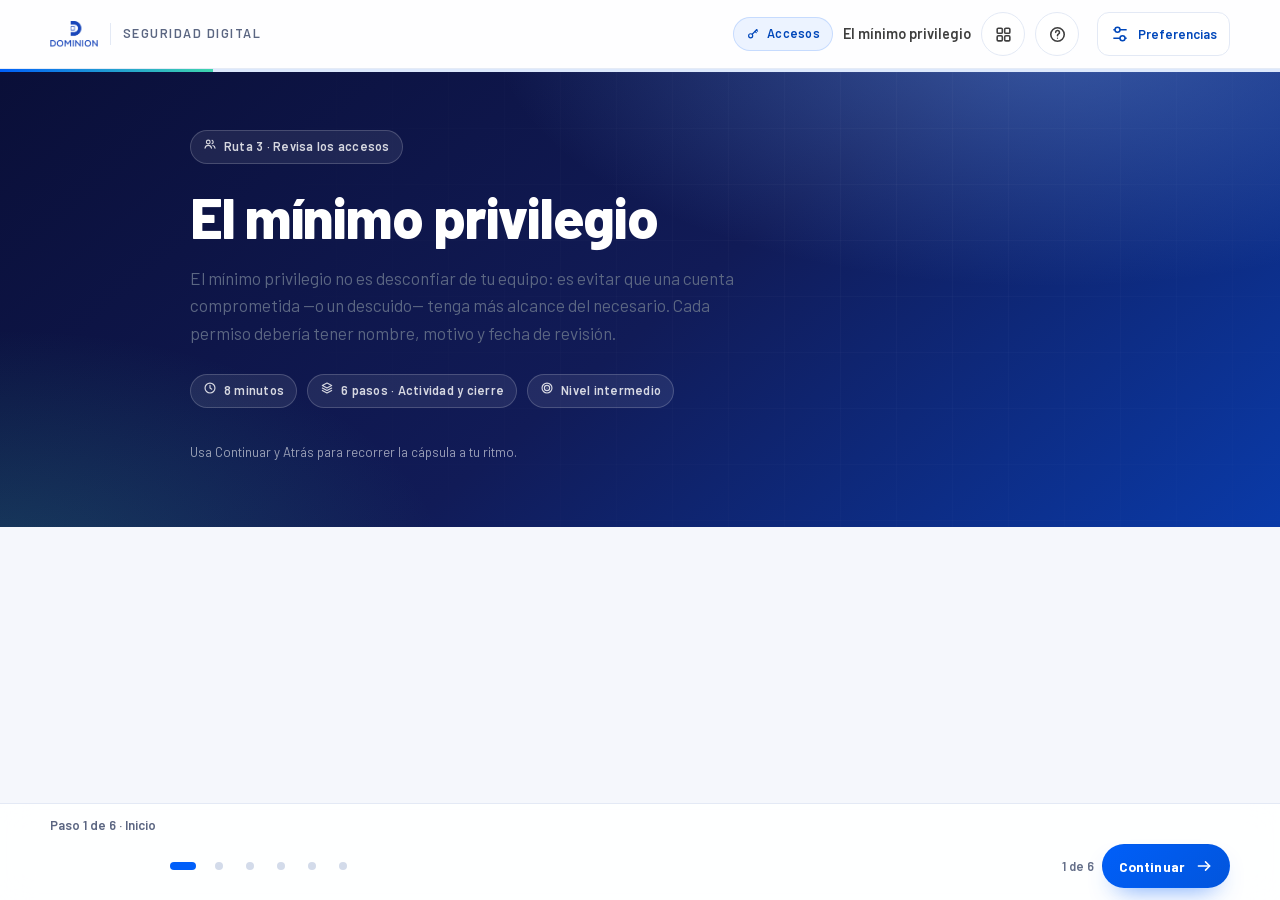
<file: capsulas/08-minimo-privilegio.html>
<!doctype html>
<html lang="es">
<head>
<meta charset="utf-8">
<meta name="viewport" content="width=device-width, initial-scale=1">
<meta name="color-scheme" content="light">
<title>08 · El mínimo privilegio · Cápsulas de seguridad digital</title>
<meta name="description" content="Cuentas nominativas, roles, acceso temporal y revisiones: cómo dar solo el permiso necesario y retirarlo a tiempo.">
<link rel="icon" href="../assets/favicon.svg" type="image/svg+xml">
<link rel="stylesheet" href="../assets/brand.css">
</head>
<body class="capsule" data-capsule="08" data-track="accesos" data-title="El mínimo privilegio" data-minutes="8" data-next-file="09-el-engano-llega-por-correo.html" data-root="../">
<a class="skip" href="#main">Saltar al contenido</a>

<header class="topbar" data-auto-topbar></header>
<div class="progress-rail"><span data-progress-rail></span></div>

<main id="main" class="capsule-main">
  <h1 class="sr-only">Cápsula 08: El mínimo privilegio</h1>

  <!-- ============ 1 · Portada ============ -->
  <section class="step" data-step data-label="Inicio">
    <div class="cap-hero">
      <div class="step-inner">
        <span class="chip chip-dark"><span data-icon="users"></span>Ruta 3 · Revisa los accesos</span>
        <h2>El mínimo privilegio</h2>
        <p class="lead">El mínimo privilegio no es desconfiar de tu equipo: es evitar que una cuenta comprometida —o un descuido— tenga más alcance del necesario. Cada permiso debería tener nombre, motivo y fecha de revisión.</p>
        <div class="cap-hero-meta">
          <span class="chip chip-dark"><span data-icon="clock"></span>8 minutos</span>
          <span class="chip chip-dark"><span data-icon="layers"></span>6 pasos · Actividad y cierre</span>
          <span class="chip chip-dark"><span data-icon="target"></span>Nivel intermedio</span>
        </div>
        <div class="cap-hero-foot">
          <span class="hero-note">Usa Continuar y Atrás para recorrer la cápsula a tu ritmo.</span>
        </div>
      </div>
    </div>
  </section>

  <!-- ============ 2 · La cuenta no es la persona ============ -->
  <section class="step" data-step data-label="El principio">
    <div class="step-inner">
      <div class="eyebrow-line"><span class="n">01</span><span class="t">El principio</span></div>
      <h2>Compartir una cuenta dificulta saber quién actuó.</h2>
      <p class="lead">Cuando varias personas usan la misma cuenta sin controles de atribución, es más difícil identificar quién realizó cada acción. Si algo sale mal, el registro muestra un usuario que podría ser cualquiera. La trazabilidad se pierde justo cuando más se necesita.</p>
      <p>Las cuentas nominativas resuelven la base: cada persona entra con su propia identidad, y cada acción queda asociada a alguien. Sobre esa base se construye lo demás: roles que agrupan permisos, accesos temporales para tareas puntuales y revisiones periódicas para retirar lo que ya no se usa.</p>
      <p>El objetivo no es que todos tengan menos herramientas, sino que cada persona tenga las que necesita para su trabajo. Un exceso de permisos no hace a nadie más productivo: hace que un error o una cuenta comprometida tenga más puertas abiertas.</p>

      <div class="card-grid">
        <article class="card">
          <div class="card-icon" data-icon="fingerprint"></div>
          <h3>Cuentas nominativas</h3>
          <p>Cada persona debe utilizar su propia identidad. Las cuentas técnicas o compartidas que sean necesarias requieren autorización y controles específicos.</p>
        </article>
        <article class="card">
          <div class="card-icon" data-icon="grid"></div>
          <h3>Roles, no permisos sueltos</h3>
          <p>El rol agrupa lo que una función necesita. Conceder permisos uno por uno produce combinaciones que nadie revisa.</p>
        </article>
        <article class="card">
          <div class="card-icon" data-icon="clock"></div>
          <h3>Acceso temporal</h3>
          <p>Para una auditoría, un reemplazo o un proyecto. Con fecha de inicio, fecha de fin y responsable de retirarlo.</p>
        </article>
        <article class="card">
          <div class="card-icon" data-icon="refresh"></div>
          <h3>Revisión periódica</h3>
          <p>Revisa los permisos con la periodicidad y los eventos definidos por la organización, como un cambio de rol o el cierre de un proyecto.</p>
        </article>
      </div>

      <div class="callout callout-risk">
        <div class="callout-icon" data-icon="alert"></div>
        <div>
          <h3>El costo de la comodidad</h3>
          <p>Dar administrador «para que no haya problemas» ahorra una conversación hoy y crea un riesgo permanente. Si esa cuenta se compromete, el atacante no necesita escalar: ya tiene la llave maestra. La comodidad de hoy se paga con el alcance del incidente de mañana.</p>
        </div>
      </div>
    <details class="course-glossary"><summary>Palabras que aparecen en esta cápsula</summary><dl><div><dt>Rol</dt><dd>Conjunto de permisos asociado a una función.</dd></div><div><dt>Mínimo privilegio</dt><dd>Acceso limitado a lo que necesita una tarea autorizada.</dd></div></dl></details></div>
  </section>

  <!-- ============ 3 · Pedir, conceder, retirar ============ -->
  <section class="step" data-step data-label="El ciclo">
    <div class="step-inner">
      <div class="eyebrow-line"><span class="n">02</span><span class="t">El ciclo</span></div>
      <h2>Todo acceso tiene un final.</h2>
      <p class="lead">El mínimo privilegio se sostiene en un ciclo corto: alguien pide, alguien concede lo justo, alguien revisa y alguien retira. Cuando falta el último paso, el permiso se vuelve permanente por olvido.</p>
      <p>La solicitud debería responder tres preguntas: qué tarea se va a hacer, qué permiso mínimo la permite y hasta cuándo se necesita. La aprobación debería quedar registrada, no en un chat que se pierde. Y el retiro debería estar asociado a una fecha o a un evento: el fin del proyecto, el cambio de rol o la salida de la persona.</p>
      <p>La separación de funciones agrega otra capa: quien solicita un pago no debería ser quien lo aprueba, y quien administra un servidor no debería ser la única persona que revisa sus registros. No siempre es posible en equipos pequeños, pero cuando no lo es, conviene que sea una decisión consciente y documentada, no un accidente.</p>

      <div class="callout callout-tip">
        <div class="callout-icon" data-icon="route"></div>
        <div>
          <h3>La salida de una persona también requiere revisar accesos</h3>
          <p>El día que alguien sale de la compañía, sus accesos deben cerrarse el mismo día. Eso incluye cuentas en la nube, repositorios, herramientas de terceros, grupos de chat y cualquier credencial compartida. Un acceso olvidado no es un detalle administrativo: es una puerta que sigue abierta sin dueño.</p>
        </div>
      </div>
    </div>
  </section>

  <!-- ============ 4 · Reto ============ -->
  <section class="step" data-step data-label="Explorar"><div class="step-inner">
<div class="eyebrow-line"><span class="n">03</span><span class="t">Aprende haciendo</span></div><h2>Diseña un acceso temporal.</h2><p class="lead">Un proveedor necesita leer una carpeta del proyecto durante catorce días. Ajusta el acceso y mira cómo queda la solicitud ficticia.</p>

<div class="learning-lab" data-activity="permissions" aria-label="Diseña un acceso temporal.">
<p class="lab-tag">Actividad práctica · Sin límite de tiempo</p>
<noscript><p>Lee la explicación al final para recorrer este ejemplo.</p></noscript>
<div data-activity-ui hidden><div class="access-controls"><label class="lab-person-label" for="a-scope">Alcance del acceso</label><select id="a-scope" data-select="scope"><option value="company">Todos los proyectos</option><option value="project">Solo la carpeta del proyecto</option></select><label class="lab-person-label" for="a-role">Qué podrá hacer</label><select id="a-role" data-select="role"><option value="admin">Administrar permisos</option><option value="edit">Leer y editar</option><option value="read">Solo leer</option></select><label class="lab-person-label" for="a-duration">Vigencia</label><select id="a-duration" data-select="duration"><option value="unlimited">Sin fecha de fin</option><option value="14">14 días</option><option value="3">3 días</option></select></div><button type="button" class="btn btn-ghost btn-sm result-shortcut" data-show-result=".activity-preview">Ver el resultado</button><div class="activity-preview"><h3 data-permission-title></h3><p data-permission-text></p><p class="activity-rule" data-permission-detail></p></div><div class="activity-actions"><button type="button" class="btn btn-ghost btn-sm" data-activity-reset>Reiniciar actividad</button></div><p class="sr-only" role="status" aria-live="polite" aria-atomic="true" data-activity-live></p></div>
<details class="lab-explanations"><summary>Leer la explicación de la actividad</summary><ul><li><strong>Ajusta la propuesta</strong><p>El ejemplo requiere leer una carpeta durante catorce días; cambia los campos para comparar alcances.</p></li><li><strong>Solicita aprobación</strong><p>Una configuración en esta demostración no concede acceso real. Sigue el procedimiento de autorización.</p></li></ul></details>
<p class="lab-note">Es una demostración con ejemplos ficticios. Puedes reiniciarla; no modifica tus archivos ni guarda los cambios.</p>
<script type="application/json" data-activity-config>{}</script>
</div></div></section>

  <!-- ============ 5 · Aplicar ============ -->
  <section class="step" data-step data-label="Aplicar">
    <div class="step-inner">
      <div class="eyebrow-line"><span class="n">04</span><span class="t">Tu control</span></div>
      <h2>Llévalo a tu trabajo.</h2>
      <p class="lead">Estas recomendaciones te ayudan a aplicar lo aprendido cuando aparezca una situación similar en tu trabajo.</p>

      <aside class="takeaway-card" aria-labelledby="takeaway-08"><span class="takeaway-kicker">Para tu día a día</span><h3 id="takeaway-08">Al solicitar o revisar un acceso, recuerda</h3><ul><li><strong>Relaciona el permiso con la tarea.</strong><p>Define qué necesita hacer la persona y sobre qué recursos.</p></li><li><strong>Limita el alcance y la función.</strong><p>No pidas administración si la tarea solo necesita lectura.</p></li><li><strong>Acuerda cuándo termina.</strong><p>Revisa la vigencia y retira los permisos que dejan de ser necesarios.</p></li><li><strong>Usa cuentas y aprobaciones individuales.</strong><p>No resuelvas una solicitud compartiendo tu contraseña.</p></li></ul></aside>

      <div class="callout callout-good">
        <div class="callout-icon" data-icon="search"></div>
        <div>
          <h3>Una revisión que sí sirve</h3>
          <p>No es mirar una lista y decir «todo bien». Es preguntar por cada acceso: ¿el permiso sigue siendo necesario para la tarea actual?, ¿sigue en el rol que lo justificó?, ¿existe una fecha de fin? Lo que no se justifica se revisa con la persona responsable y se ajusta por el proceso autorizado.</p>
        </div>
      </div>
    </div>
  </section>

  <!-- ============ 6 · Cierre y quiz ============ -->
  <section class="step" data-step data-label="Cierre">
    <div class="step-inner">
      <div class="eyebrow-line"><span class="n">05</span><span class="t">Cierre</span></div>
      <h2>Lo que te llevas.</h2>

      <div class="takeaways">
        <div class="takeaway">
          <span class="num">1</span>
          <p><b>Sin nombre no hay trazabilidad.</b> Las cuentas compartidas borran la responsabilidad justo cuando hace falta saber quién hizo qué.</p>
        </div>
        <div class="takeaway">
          <span class="num">2</span>
          <p><b>Lo justo y por tiempo limitado.</b> El rol mínimo, con fecha de fin y aprobación registrada, reduce el alcance de cualquier incidente.</p>
        </div>
        <div class="takeaway">
          <span class="num">3</span>
          <p><b>Revisar y retirar es parte del permiso.</b> Un acceso que nadie revisa se vuelve permanente por olvido, no por necesidad.</p>
        </div>
      </div>

      <div class="quiz" data-quiz>
        <div class="quiz-shell">
          <div class="quiz-body">
            <div class="quiz-top">
              <span class="quiz-count" data-quiz-count></span>
              <span class="quiz-score" data-quiz-score></span>
            </div>
            <div class="quiz-bar"><i></i></div>
            <p class="quiz-q"></p>
            <div class="quiz-options"></div>
            <div class="quiz-feedback"></div>
            <div class="quiz-next"><button class="btn" type="button" data-quiz-next style="visibility:hidden">Siguiente</button></div>
          </div>
          <div class="quiz-result">
            <div class="result-ring" data-result-ring></div>
            <div class="result-title" data-result-title></div>
            <p class="result-sub" data-result-sub></p>
            <div class="result-actions">
              <button class="btn btn-ghost" type="button" data-result-retry>Repetir</button>
              <a class="btn" data-result-next href="09-el-engano-llega-por-correo.html">Siguiente cápsula</a>
            </div>
          </div>
        </div>
      </div>
    </div>
  </section>

</main>

<nav class="bottom-nav" data-auto-nav></nav>

<script id="capsule-config" type="application/json">{
  "id": "08",
  "title": "El mínimo privilegio",
  "track": "accesos",
  "minutes": "8",
  "next": "09-el-engano-llega-por-correo.html",
  "takeaway": "ajusta cada acceso a la tarea, la persona y su vigencia, con aprobación y revisión.",
  "questions": [
    {
      "q": "Una practicante pide rol de administrador en producción para aprender. ¿Qué haces?",
      "options": [
        "Se lo concedo: es solo mientras aprende",
        "Le doy la contraseña de una cuenta de administrador",
        "Le doy acceso a un entorno de pruebas con permisos limitados",
        "Le pido que firme una carta y le doy el rol"
      ],
      "a": 2,
      "ok": "Se puede aprender sin administrar producción; el entorno de pruebas reduce el riesgo.",
      "no": "Administrar producción no es una necesidad de aprendizaje. Da un entorno seguro y acotado."
    },
    {
      "q": "¿Por qué una cuenta compartida es un problema de seguridad?",
      "options": [
        "Porque es más difícil de recordar",
        "Porque consume más licencias",
        "Porque no permite usar MFA",
        "Porque dificulta atribuir acciones y retirar el acceso de una persona sin afectar a las demás"
      ],
      "a": 3,
      "ok": "Usar identidades individuales facilita atribuir acciones y gestionar permisos por persona.",
      "no": "El problema no es la memoria: es que la responsabilidad y el control se diluyen."
    },
    {
      "q": "¿Qué debe incluir una revisión de accesos que realmente sirva?",
      "options": [
        "Confirmar que todos siguen en la lista",
        "Enviar un correo pidiendo que respondan «ok»",
        "Preguntar si el acceso se usó, sigue justificado y tiene fecha de fin",
        "Revisar solo las cuentas de administrador"
      ],
      "a": 2,
      "ok": "La revisión retira lo que no se usa o no se explica; no es un trámite de confirmación.",
      "no": "Una lista que todos aprueban sin mirar no reduce el acceso; solo lo documenta."
    },
    {
      "q": "Un empleado cambia de rol y conserva permisos del anterior. ¿Qué corresponde?",
      "options": [
        "Retirar los permisos que ya no necesita y ajustar el rol nuevo",
        "Dejarlos: no molestan",
        "Esperar a la revisión del próximo año",
        "Cambiarle la contraseña y ya"
      ],
      "a": 0,
      "ok": "El cambio de rol es el momento natural para retirar lo que dejó de ser necesario.",
      "no": "Los permisos heredados acumulan alcance. Se ajustan al cambiar de rol, no al año siguiente."
    }
  ]
}</script>

<script src="../assets/app.js"></script>
<script src="../assets/experience.js"></script>
<script src="../assets/activities.js"></script>
</body>
</html>
</file>
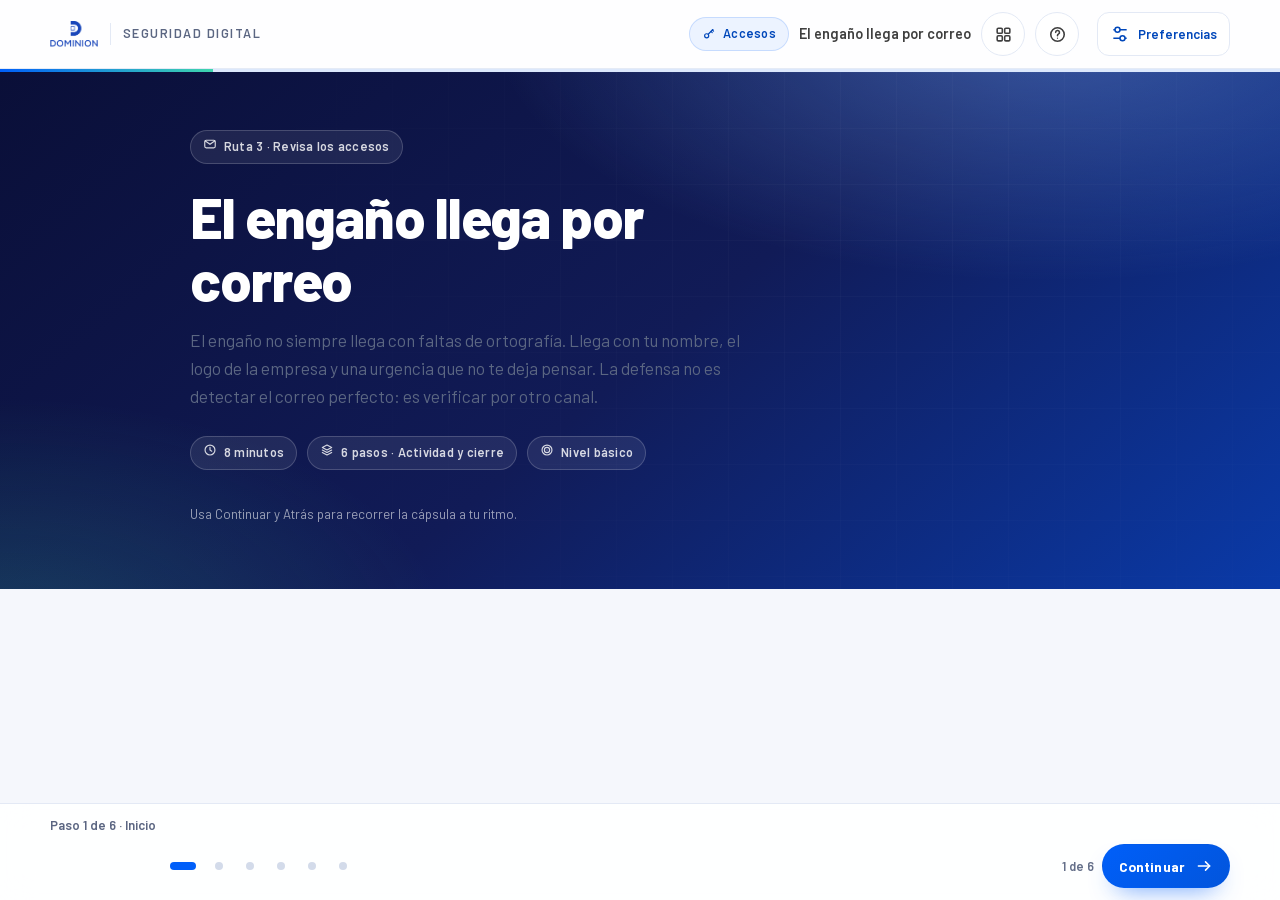
<file: capsulas/09-el-engano-llega-por-correo.html>
<!doctype html>
<html lang="es">
<head>
<meta charset="utf-8">
<meta name="viewport" content="width=device-width, initial-scale=1">
<meta name="color-scheme" content="light">
<title>09 · El engaño llega por correo · Cápsulas de seguridad digital</title>
<meta name="description" content="Phishing, smishing y deepfakes: señales para dudar, verificación por canal alterno y cómo reportar sin reenviar el engaño.">
<link rel="icon" href="../assets/favicon.svg" type="image/svg+xml">
<link rel="stylesheet" href="../assets/brand.css">
</head>
<body class="capsule" data-capsule="09" data-track="accesos" data-title="El engaño llega por correo" data-minutes="8" data-next-file="10-seguridad-desde-el-diseno.html" data-root="../">
<a class="skip" href="#main">Saltar al contenido</a>

<header class="topbar" data-auto-topbar></header>
<div class="progress-rail"><span data-progress-rail></span></div>

<main id="main" class="capsule-main">
  <h1 class="sr-only">Cápsula 09: El engaño llega por correo</h1>

  <!-- ============ 1 · Portada ============ -->
  <section class="step" data-step data-label="Inicio">
    <div class="cap-hero">
      <div class="step-inner">
        <span class="chip chip-dark"><span data-icon="mail"></span>Ruta 3 · Revisa los accesos</span>
        <h2>El engaño llega por correo</h2>
        <p class="lead">El engaño no siempre llega con faltas de ortografía. Llega con tu nombre, el logo de la empresa y una urgencia que no te deja pensar. La defensa no es detectar el correo perfecto: es verificar por otro canal.</p>
        <div class="cap-hero-meta">
          <span class="chip chip-dark"><span data-icon="clock"></span>8 minutos</span>
          <span class="chip chip-dark"><span data-icon="layers"></span>6 pasos · Actividad y cierre</span>
          <span class="chip chip-dark"><span data-icon="target"></span>Nivel básico</span>
        </div>
        <div class="cap-hero-foot">
          <span class="hero-note">Usa Continuar y Atrás para recorrer la cápsula a tu ritmo.</span>
        </div>
      </div>
    </div>
  </section>

  <!-- ============ 2 · Señales ============ -->
  <section class="step" data-step data-label="Señales">
    <div class="step-inner">
      <div class="eyebrow-line"><span class="n">01</span><span class="t">Las señales</span></div>
      <h2>El patrón importa más que la ortografía.</h2>
      <p class="lead">Un correo fraudulento puede estar perfectamente escrito. Lo que suele delatarlo no es una falta, sino una combinación: prisa, autoridad, secreto y una acción que no admite verificación.</p>
      <p>El phishing busca que actúes antes de pensar. El smishing usa mensajes SMS. Los engaños también pueden llegar por WhatsApp u otras aplicaciones de mensajería. El deepfake añade voz o video para que la petición parezca venir de alguien conocido. En los tres casos, el objetivo es el mismo: que entregues una credencial, abras un archivo o muevas dinero sin contrastar.</p>

      <div class="card-grid">
        <article class="card">
          <div class="card-icon" data-icon="clock"></div>
          <h3>Urgencia</h3>
          <p>«Hoy», «en la próxima hora», «la cuenta será bloqueada». La prisa es el ingrediente que impide verificar.</p>
        </article>
        <article class="card">
          <div class="card-icon" data-icon="users"></div>
          <h3>Autoridad</h3>
          <p>Viene del gerente, del proveedor o de «la DIAN». La jerarquía desanima a preguntar y facilita la obediencia.</p>
        </article>
        <article class="card">
          <div class="card-icon" data-icon="scale"></div>
          <h3>Cambio de datos</h3>
          <p>Una cuenta bancaria nueva, un proveedor distinto, un número de contacto actualizado. El cambio inesperado requiere verificación; por sí solo no demuestra una estafa.</p>
        </article>
        <article class="card">
          <div class="card-icon" data-icon="scan"></div>
          <h3>Dominio, adjunto o QR</h3>
          <p>Una letra cambiada en el dominio, un archivo que pide habilitar macros o un código QR que lleva a un inicio de sesión falso.</p>
        </article>
      </div>

      <div class="callout callout-tip">
        <div class="callout-icon" data-icon="eye"></div>
        <div>
          <h3>Mira el remitente real</h3>
          <p>El nombre visible se puede falsificar; la dirección completa y el dominio dicen más. En computador puedes consultar la dirección al pasar el cursor, sin abrirla. En celular no pulses un enlace dudoso para averiguarlo: abre el servicio desde su aplicación o dirección conocida. Una dirección distinta requiere comprobación; una dirección aparentemente correcta tampoco garantiza legitimidad.</p>
        </div>
      </div>
    <details class="course-glossary"><summary>Palabras que aparecen en esta cápsula</summary><dl><div><dt>Phishing</dt><dd>Engaño mediante mensajes que buscan obtener información o provocar una acción.</dd></div><div><dt>Smishing</dt><dd>Phishing enviado por SMS.</dd></div><div><dt>Deepfake</dt><dd>Audio, imagen o video manipulado para aparentar que alguien dijo o hizo algo.</dd></div></dl></details></div>
  </section>

  <!-- ============ 3 · Verificar ============ -->
  <section class="step" data-step data-label="Verificar">
    <div class="step-inner">
      <div class="eyebrow-line"><span class="n">02</span><span class="t">La defensa</span></div>
      <h2>Verifica por un canal que ya conozcas.</h2>
      <p class="lead">Responder al mismo correo no es verificar: si el correo es falso, la respuesta también llega al atacante. Llamar al número que aparece en la firma tampoco sirve: ese número lo puso quien escribió el mensaje.</p>
      <p>La verificación real usa un canal distinto y un dato que ya tenías antes del mensaje: el teléfono registrado del gerente, el portal oficial del banco, el contacto del proveedor en el directorio interno. Si no puedes verificar por un canal independiente, la respuesta por defecto es no actuar.</p>
      <p>En un deepfake de voz, la presión sube: la voz suena igual y la historia es coherente. La regla sigue siendo la misma: cuelga y llama de vuelta al número que tienes registrado, no al que te dieron en la llamada. Si la petición es legítima, la persona entenderá la demora; si no, acabas de evitar una pérdida.</p>

      <div class="callout callout-risk">
        <div class="callout-icon" data-icon="alert"></div>
        <div>
          <h3>La urgencia no es una autorización</h3>
          <p>Ningún procedimiento serio se salta la verificación porque «no hay tiempo». Si alguien insiste en que actúes ya y en que no comentes nada, ese es el motivo para bajar el ritmo, no para acelerar. La confidencialidad legítima se gestiona por el canal interno, no escondiéndola del equipo.</p>
        </div>
      </div>
    </div>
  </section>

  <!-- ============ 4 · Reto ============ -->
  <section class="step" data-step data-label="Explorar"><div class="step-inner">
<div class="eyebrow-line"><span class="n">03</span><span class="t">Aprende haciendo</span></div><h2>Inspecciona un correo sospechoso.</h2><p class="lead">Explora el remitente y el contenido de este mensaje ficticio. Cada zona revela una señal que conviene comprobar.</p>

<div class="learning-lab" data-activity="explore" aria-label="Inspecciona un correo sospechoso.">
<p class="lab-tag">Actividad práctica · Sin límite de tiempo</p>
<noscript><p>Lee la explicación al final para recorrer este ejemplo.</p></noscript>
<div data-activity-ui hidden><div class="activity-mail"><div class="lab-windowbar">Bandeja de entrada · Demostración</div><button type="button" class="mail-hotspot" data-explore="0" aria-pressed="false">De: Gerencia · aviso@empresa-demostracion.example</button><button type="button" class="mail-hotspot" data-explore="1" aria-pressed="false">Asunto: urgente, no lo comentes con nadie</button><button type="button" class="mail-hotspot" data-explore="2" aria-pressed="false">Necesito una transferencia a una cuenta nueva hoy.</button></div><div class="activity-preview"><h3 data-preview-title>Explora una zona del mensaje</h3><p data-preview-text>No hay enlaces ni adjuntos reales. Solo puedes inspeccionar el ejemplo.</p><p class="activity-rule" data-preview-rule></p></div><details class="lab-explanations"><summary>Ver cómo reportarlo</summary><p>«Recibí una solicitud sospechosa de transferencia. No la ejecuté. El mensaje llegó a esta hora y se presenta como Gerencia». Usa el canal interno conocido y conserva el mensaje siguiendo las indicaciones del equipo responsable.</p></details><div class="activity-actions"><button type="button" class="btn btn-ghost btn-sm" data-activity-reset>Reiniciar actividad</button></div><p class="sr-only" role="status" aria-live="polite" aria-atomic="true" data-activity-live></p></div>
<details class="lab-explanations"><summary>Leer la explicación de la actividad</summary><ul><li><strong>El remitente visible no demuestra identidad</strong><p>El nombre dice “Gerencia”, pero la dirección usa un dominio ficticio ajeno al habitual. Comprueba el remitente completo y confirma por un canal conocido. No uses los datos del propio mensaje como única forma de verificarlo.</p></li><li><strong>La urgencia busca saltarse el control</strong><p>Pedir una transferencia inmediata y secreta presiona para que actúes sin contrastar. Detén la acción y verifica por el canal interno. La urgencia no equivale a una autorización.</p></li><li><strong>Cambian la cuenta de destino</strong><p>Un cambio de cuenta necesita verificación por el procedimiento establecido. No abras adjuntos ni sigas instrucciones de pago solo porque aparecen en un correo. Confirma el cambio por un canal y contacto ya conocidos.</p></li></ul></details>
<p class="lab-note">Es una demostración con ejemplos ficticios. Puedes reiniciarla; no modifica tus archivos ni guarda los cambios.</p>
<script type="application/json" data-activity-config>{"items": [{"title": "El remitente visible no demuestra identidad", "text": "El nombre dice “Gerencia”, pero la dirección usa un dominio ficticio ajeno al habitual. Comprueba el remitente completo y confirma por un canal conocido.", "rule": "No uses los datos del propio mensaje como única forma de verificarlo."}, {"title": "La urgencia busca saltarse el control", "text": "Pedir una transferencia inmediata y secreta presiona para que actúes sin contrastar. Detén la acción y verifica por el canal interno.", "rule": "La urgencia no equivale a una autorización."}, {"title": "Cambian la cuenta de destino", "text": "Un cambio de cuenta necesita verificación por el procedimiento establecido. No abras adjuntos ni sigas instrucciones de pago solo porque aparecen en un correo.", "rule": "Confirma el cambio por un canal y contacto ya conocidos."}]}</script>
</div></div></section>

  <!-- ============ 5 · Aplicar ============ -->
  <section class="step" data-step data-label="Aplicar">
    <div class="step-inner">
      <div class="eyebrow-line"><span class="n">04</span><span class="t">Tu rutina</span></div>
      <h2>Llévalo a tu trabajo.</h2>
      <p class="lead">Estas recomendaciones te ayudan a aplicar lo aprendido cuando aparezca una situación similar en tu trabajo.</p>

      <aside class="takeaway-card" aria-labelledby="takeaway-09"><span class="takeaway-kicker">Para tu día a día</span><h3 id="takeaway-09">Antes de actuar ante un mensaje, recuerda</h3><ul><li><strong>Revisa el remitente completo.</strong><p>El nombre, el cargo y el logotipo pueden imitarse.</p></li><li><strong>Desconfía de la presión y el secreto.</strong><p>La urgencia no reemplaza una autorización.</p></li><li><strong>Confirma por otro canal conocido.</strong><p>No uses como única referencia el teléfono o el enlace que trae el propio mensaje.</p></li><li><strong>Reporta sin propagar el engaño.</strong><p>Conserva el mensaje y sigue las indicaciones del canal interno de reporte.</p></li></ul></aside>

      <div class="callout callout-tip">
        <div class="callout-icon" data-icon="siren"></div>
        <div>
          <h3>Reportar también es proteger a otros</h3>
          <p>Un mensaje reportado permite bloquear el dominio y advertir a quienes podrían caer. No necesitas estar seguro de que es falso para reportarlo: si te hizo dudar, ya merece una revisión. Reportar permite al equipo responsable evaluar el mensaje y proteger a otras personas.</p>
        </div>
      </div>
    <details class="course-glossary"><summary>Fuentes para ampliar</summary><ul><li><a href="https://www.nist.gov/itl/smallbusinesscyber/guidance-topic/phishing" target="_blank" rel="noopener noreferrer">NIST: reconocer y verificar mensajes sospechosos (abre otra pestaña)</a></li></ul><p>Estas fuentes apoyan la explicación general. Para actuar en el trabajo, sigue el procedimiento y las autorizaciones internos.</p></details></div>
  </section>

  <!-- ============ 6 · Cierre y quiz ============ -->
  <section class="step" data-step data-label="Cierre">
    <div class="step-inner">
      <div class="eyebrow-line"><span class="n">05</span><span class="t">Cierre</span></div>
      <h2>Lo que te llevas.</h2>

      <div class="takeaways">
        <div class="takeaway">
          <span class="num">1</span>
          <p><b>La urgencia es el disfraz.</b> Prisa, autoridad y secreto juntos son un patrón de engaño, no una prueba de legitimidad.</p>
        </div>
        <div class="takeaway">
          <span class="num">2</span>
          <p><b>Verificar es cambiar de canal.</b> Responder al mismo correo o llamar al número de la firma no confirma nada.</p>
        </div>
        <div class="takeaway">
          <span class="num">3</span>
          <p><b>Reportar protege a otros.</b> Un mensaje reportado a tiempo puede bloquear el dominio y evitar que alguien más caiga.</p>
        </div>
      </div>

      <div class="quiz" data-quiz>
        <div class="quiz-shell">
          <div class="quiz-body">
            <div class="quiz-top">
              <span class="quiz-count" data-quiz-count></span>
              <span class="quiz-score" data-quiz-score></span>
            </div>
            <div class="quiz-bar"><i></i></div>
            <p class="quiz-q"></p>
            <div class="quiz-options"></div>
            <div class="quiz-feedback"></div>
            <div class="quiz-next"><button class="btn" type="button" data-quiz-next style="visibility:hidden">Siguiente</button></div>
          </div>
          <div class="quiz-result">
            <div class="result-ring" data-result-ring></div>
            <div class="result-title" data-result-title></div>
            <p class="result-sub" data-result-sub></p>
            <div class="result-actions">
              <button class="btn btn-ghost" type="button" data-result-retry>Repetir</button>
              <a class="btn" data-result-next href="10-seguridad-desde-el-diseno.html">Siguiente cápsula</a>
            </div>
          </div>
        </div>
      </div>
    </div>
  </section>

</main>

<nav class="bottom-nav" data-auto-nav></nav>

<script id="capsule-config" type="application/json">{
  "id": "09",
  "title": "El engaño llega por correo",
  "track": "accesos",
  "minutes": "8",
  "next": "10-seguridad-desde-el-diseno.html",
  "takeaway": "ante una petición sospechosa, detente y verifica por un canal y contacto conocidos.",
  "questions": [
    {
      "q": "¿Cuál es la señal de alarma más clara en un mensaje?",
      "options": [
        "Que tenga el logo de la empresa",
        "Que combine urgencia, autoridad y una petición que no admite verificación",
        "Que llegue en horario laboral",
        "Que esté escrito en español"
      ],
      "a": 1,
      "ok": "El patrón —prisa, jerarquía y secreto— es más revelador que un detalle aislado.",
      "no": "El logo y el idioma se imitan con facilidad. Mira el patrón y la petición."
    },
    {
      "q": "El gerente pide por correo una transferencia urgente. ¿Cómo verificas?",
      "options": [
        "Respondiendo al mismo correo",
        "Llamando al número que aparece en la firma",
        "Por un canal distinto y con un número que ya tenías registrado",
        "Preguntándole a un compañero si le parece real"
      ],
      "a": 2,
      "ok": "Solo un canal independiente y un dato previo permiten confirmar de verdad.",
      "no": "El correo y el número de la firma están bajo control del atacante. Verifica por fuera."
    },
    {
      "q": "Recibes una llamada con la voz del gerente pidiendo una transferencia. ¿Qué haces?",
      "options": [
        "La hago: reconocí su voz",
        "Cuelgo y llamo de vuelta al número que tengo registrado",
        "Le pido que me escriba un correo de confirmación",
        "Le pido que me diga una palabra clave inventada en ese momento"
      ],
      "a": 1,
      "ok": "La voz se puede imitar. La llamada de vuelta al número conocido es la verificación independiente.",
      "no": "Reconocer la voz no basta. Verifica por un canal que no controle quien llama."
    },
    {
      "q": "¿Cómo se reporta un correo sospechoso?",
      "options": [
        "Reenviándolo a todos los contactos para advertir",
        "Borrarlo y no comentarlo",
        "Reportándolo al canal de seguridad con remitente, hora y captura",
        "Respondiendo al remitente para pedir explicaciones"
      ],
      "a": 2,
      "ok": "El reporte interno permite bloquear y advertir sin ampliar la exposición.",
      "no": "Reenviar o responder amplía el engaño. Reporta por el canal interno con los datos del mensaje."
    }
  ]
}</script>

<script src="../assets/app.js"></script>
<script src="../assets/experience.js"></script>
<script src="../assets/activities.js"></script>
</body>
</html>
</file>
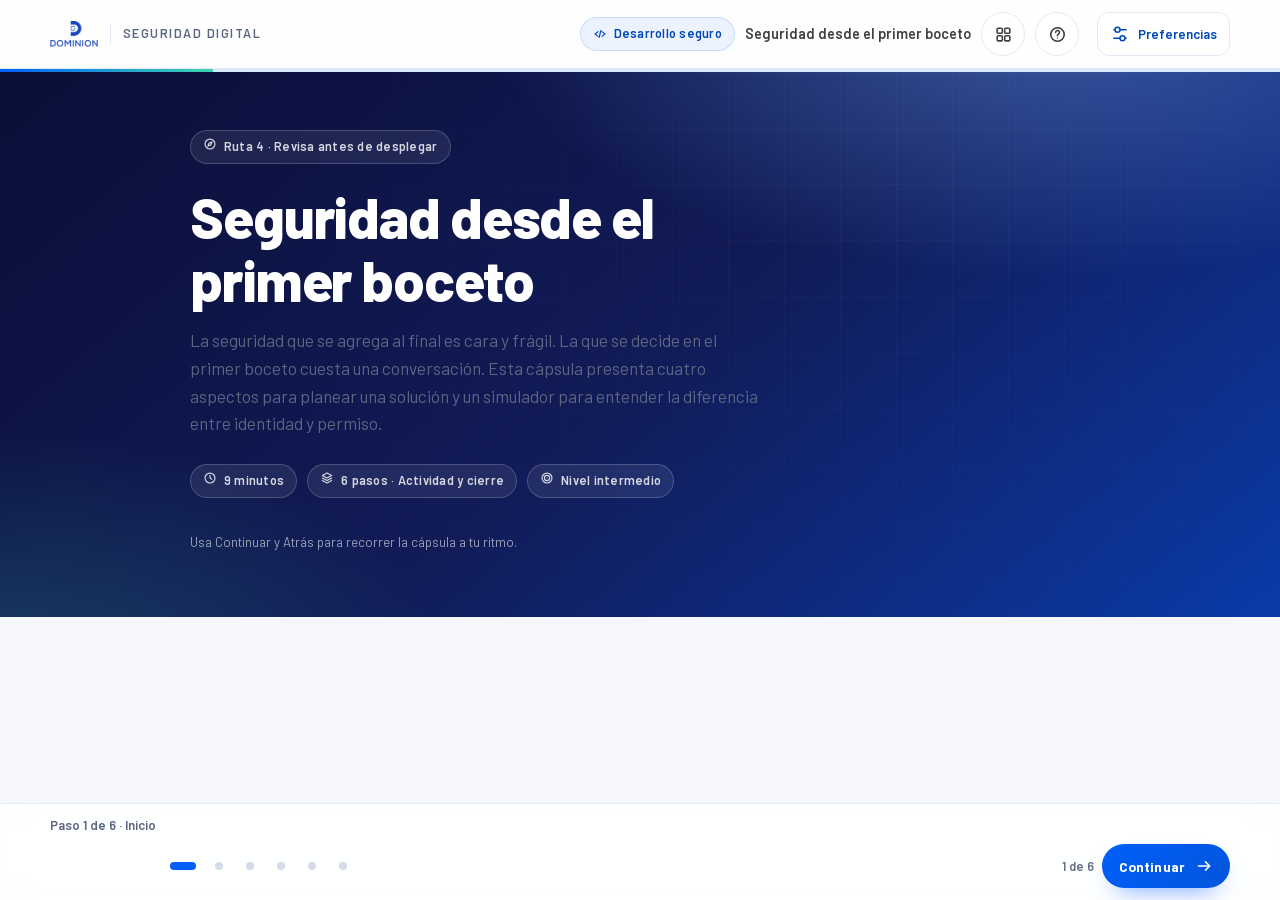
<file: capsulas/10-seguridad-desde-el-diseno.html>
<!doctype html>
<html lang="es">
<head>
<meta charset="utf-8">
<meta name="viewport" content="width=device-width, initial-scale=1">
<meta name="color-scheme" content="light">
<title>10 · Seguridad desde el primer boceto · Cápsulas de seguridad digital</title>
<meta name="description" content="Activos, actores, superficies y requisitos: cómo diseñar una función con autenticación, autorización y validación desde el inicio.">
<link rel="icon" href="../assets/favicon.svg" type="image/svg+xml">
<link rel="stylesheet" href="../assets/brand.css">
</head>
<body class="capsule" data-capsule="10" data-track="desarrollo" data-title="Seguridad desde el primer boceto" data-minutes="9" data-next-file="11-dependencias-y-secretos.html" data-root="../">
<a class="skip" href="#main">Saltar al contenido</a>

<header class="topbar" data-auto-topbar></header>
<div class="progress-rail"><span data-progress-rail></span></div>

<main id="main" class="capsule-main">
  <h1 class="sr-only">Cápsula 10: Seguridad desde el primer boceto</h1>

  <!-- ============ 1 · Portada ============ -->
  <section class="step" data-step data-label="Inicio">
    <div class="cap-hero">
      <div class="step-inner">
        <span class="chip chip-dark"><span data-icon="compass"></span>Ruta 4 · Revisa antes de desplegar</span>
        <h2>Seguridad desde el primer boceto</h2>
        <p class="lead">La seguridad que se agrega al final es cara y frágil. La que se decide en el primer boceto cuesta una conversación. Esta cápsula presenta cuatro aspectos para planear una solución y un simulador para entender la diferencia entre identidad y permiso.</p>
        <div class="cap-hero-meta">
          <span class="chip chip-dark"><span data-icon="clock"></span>9 minutos</span>
          <span class="chip chip-dark"><span data-icon="layers"></span>6 pasos · Actividad y cierre</span>
          <span class="chip chip-dark"><span data-icon="target"></span>Nivel intermedio</span>
        </div>
        <div class="cap-hero-foot">
          <span class="hero-note">Usa Continuar y Atrás para recorrer la cápsula a tu ritmo.</span>
        </div>
      </div>
    </div>
  </section>

  <!-- ============ 2 · Cuatro preguntas ============ -->
  <section class="step" data-step data-label="Cuatro preguntas">
    <div class="step-inner">
      <div class="eyebrow-line"><span class="n">01</span><span class="t">El boceto</span></div>
      <h2>Cuatro preguntas antes del diagrama.</h2>
      <p class="lead">Antes de elegir el framework o la base de datos, conviene responder qué estás protegiendo y de quién. No hace falta un documento de cien páginas: hace falta tener claro el terreno.</p>

      <article class="learning-video" data-learning-video aria-labelledby="video-4-title">
        <span class="video-kicker">Video breve · 34 segundos</span>
        <h3 id="video-4-title">Primero define el proceso</h3>
        <p>Antes de automatizar, aclara el problema, las personas que usarán la solución y los datos necesarios.</p>
        <video controls playsinline preload="none" poster="../assets/videos/primero-define-proceso.jpg" aria-labelledby="video-4-title" aria-describedby="video-4-description">
          <source src="../assets/videos/primero-define-proceso.mp4" type="video/mp4">
          Tu navegador no puede reproducir este video. Puedes leer la transcripción que está debajo.
        </video>
        <div class="video-controls no-print" data-video-controls hidden>
          <button type="button" class="btn btn-sm" data-video-toggle>Reproducir video</button>
          <button type="button" class="btn btn-ghost btn-sm" data-caption-toggle aria-pressed="true">Subtítulos activados</button>
        </div>
        <p class="video-caption" data-video-caption aria-hidden="true"></p>
        <p id="video-4-description" class="sr-only">Video en español con subtítulos y transcripción disponibles. Pulsa reproducir para escucharlo.</p>
        <p class="video-status" data-video-status role="status"></p>
        <details class="video-transcript">
          <summary>Leer la transcripción</summary>
          <p>¿Tienes una idea para automatizar una tarea? Antes de empezar a programar, aclara tres cosas. ¿Qué problema quieres resolver? ¿Quién va a usar la solución y qué información necesita? Por ejemplo, si quieres organizar solicitudes, define qué datos se van a registrar. ¿Quién puede consultarlos y qué debe ocurrir después de recibir cada solicitud? Esa claridad ayuda a construir algo más ordenado, fácil de mantener y con menos riesgos para la información. Primero define el proceso. Después construye la solución.</p>
        </details>
        <p class="video-question"><strong>Para pensar:</strong> En tu idea de automatización, ¿quién puede consultar los datos y qué debe pasar después?</p>
        <div class="video-links">
          <a href="../assets/videos/primero-define-proceso.mp4" download>Descargar video</a>
          <a href="../assets/videos/primero-define-proceso.vtt" download>Descargar subtítulos</a>
        </div>
        <script type="application/json" data-video-cues>[{"start": 0.0, "end": 2.96, "text": "¿Tienes una idea para automatizar una tarea?"}, {"start": 2.96, "end": 6.44, "text": "Antes de empezar a programar, aclara tres\ncosas."}, {"start": 6.44, "end": 8.44, "text": "¿Qué problema quieres resolver?"}, {"start": 8.44, "end": 12.08, "text": "¿Quién va a usar la solución y qué información\nnecesita?"}, {"start": 12.08, "end": 15.08, "text": "Por ejemplo, si quieres organizar solicitudes,"}, {"start": 15.08, "end": 17.48, "text": "define qué datos se van a registrar."}, {"start": 17.48, "end": 22.4, "text": "¿Quién puede consultarlos y qué debe ocurrir\ndespués de recibir cada solicitud?"}, {"start": 22.4, "end": 25.64, "text": "Esa claridad ayuda a construir algo más\nordenado,"}, {"start": 25.64, "end": 29.44, "text": "fácil de mantener y con menos riesgos para la\ninformación."}, {"start": 29.44, "end": 31.44, "text": "Primero define el proceso."}, {"start": 31.44, "end": 33.44, "text": "Después construye la solución."}]</script>
      </article>

      <p>La primera pregunta es por los activos: qué información toca la función, quién la posee y qué pasaría si se filtra o se altera. La segunda es por los actores: quién la usa legítimamente, quién podría intentar abusar y qué privilegios tendría cada uno. La tercera es por las superficies: por dónde entra y sale información, incluidas las integraciones y los archivos. La cuarta es por los requisitos: qué debe cumplir la función para ser aceptable, expresado en comportamientos verificables.</p>
      <p>Un requisito útil no dice «debe ser seguro». Dice, por ejemplo, que solo el dueño de un documento puede descargarlo, que un archivo mayor a cierto tamaño se rechaza o que todo cambio de permisos queda registrado. Así se puede probar.</p>

      <div class="card-grid">
        <article class="card">
          <div class="card-icon" data-icon="database"></div>
          <h3>Activos</h3>
          <p>Datos personales, documentos, credenciales, dinero, reputación. Lo que la función toca y lo que duele si se pierde.</p>
        </article>
        <article class="card">
          <div class="card-icon" data-icon="users"></div>
          <h3>Actores</h3>
          <p>Usuarios, administradores, proveedores, integraciones. Cada uno con un nivel de confianza distinto y un permiso distinto.</p>
        </article>
        <article class="card">
          <div class="card-icon" data-icon="route"></div>
          <h3>Superficies</h3>
          <p>Formularios, APIs, cargas de archivos, webhooks, correos. Todo punto por donde entra o sale algo es una superficie que hay que validar.</p>
        </article>
        <article class="card">
          <div class="card-icon" data-icon="target"></div>
          <h3>Requisitos</h3>
          <p>Comportamientos verificables: quién puede ver qué, qué se rechaza y qué se registra. Sin ambigüedad y sin «ya veremos».</p>
        </article>
      </div>

      <div class="callout callout-tip">
        <div class="callout-icon" data-icon="scale"></div>
        <div>
          <h3>El costo de cambiar tarde</h3>
          <p>Agregar autorización a una función que ya está en producción implica revisar cada consulta, cada endpoint y cada prueba. Hacerlo en el boceto implica una decisión. Cuanto más tarde se descubre el hueco, más caro es cerrarlo y más gente depende de que siga abierto.</p>
        </div>
      </div>
    <details class="course-glossary"><summary>Palabras que aparecen en esta cápsula</summary><dl><div><dt>Autenticación</dt><dd>Comprobación de quién intenta acceder.</dd></div><div><dt>Autorización</dt><dd>Comprobación de si esa persona puede realizar esa acción sobre ese recurso.</dd></div><div><dt>Servidor</dt><dd>Sistema que procesa las solicitudes y debe aplicar los controles del recurso.</dd></div></dl></details></div>
  </section>

  <!-- ============ 3 · Autenticación no es autorización ============ -->
  <section class="step" data-step data-label="El ejemplo">
    <div class="step-inner">
      <div class="eyebrow-line"><span class="n">02</span><span class="t">Un caso concreto</span></div>
      <h2>Autenticación no es autorización.</h2>
      <p class="lead">La autenticación responde «¿quién eres?». La autorización responde «¿puedes hacer esto con este recurso?». Confundirlas es una de las formas más comunes de abrir una puerta sin darse cuenta.</p>
      <p>Imagina una función para subir y compartir archivos. El usuario inicia sesión: autenticación resuelta. Pero si el enlace de descarga usa un identificador predecible y no comprueba quién lo pide, cualquier persona con sesión puede leer archivos de otros. La autenticación funciona y la autorización falta. El sistema sabe quién eres, pero no pregunta si te corresponde.</p>
      <p>El mismo caso tiene otras decisiones. Validar el tipo real del archivo, no solo la extensión. Guardarlo fuera de la carpeta pública y con un nombre generado. Limitar el tamaño. Registrar quién subió qué y cuándo. Y definir qué datos del archivo se guardan, dónde y por cuánto tiempo. Ninguna de estas decisiones requiere un equipo enorme; requieren hacerse antes de que el código crezca.</p>

      <div class="card-grid three">
        <article class="card">
          <div class="mini">Error 1</div>
          <h3>Validar solo en el navegador</h3>
          <p>El cliente puede saltarse la validación. El servidor debe repetirla y ser la autoridad final.</p>
        </article>
        <article class="card">
          <div class="mini">Error 2</div>
          <h3>Confiar en la extensión</h3>
          <p>Un archivo llamado imagen.jpg puede no ser una imagen. Verifica el contenido real y limita los tipos permitidos.</p>
        </article>
        <article class="card">
          <div class="mini">Error 3</div>
          <h3>Guardar en la carpeta pública</h3>
          <p>Un archivo accesible por URL directa se comparte sin control. Almacena fuera y sirve con autorización.</p>
        </article>
      </div>

      <div class="callout callout-risk">
        <div class="callout-icon" data-icon="alert"></div>
        <div>
          <h3>Los registros también se diseñan</h3>
          <p>Un log útil dice qué pasó, cuándo, sobre qué recurso y con qué resultado. Un log peligroso incluye contraseñas, tokens, datos personales o el contenido completo del archivo. La diferencia se decide al definir el evento, no después de un incidente.</p>
        </div>
      </div>
    </div>
  </section>

  <!-- ============ 4 · Reto ============ -->
  <section class="step" data-step data-label="Explorar">
    <div class="step-inner"><div class="eyebrow-line"><span class="n">03</span><span class="t">Aprende haciendo</span></div>
      <h2>Mira cómo cambia el acceso.</h2><p class="lead">Experimenta con identidad y permisos. Aquí no eliges una respuesta: cambias controles y observas sus efectos.</p>
      <div class="learning-lab" data-lab="access">
        <p class="lab-tag">Laboratorio de acceso · Prueba y observa</p>
        <h3>Una sesión no es un permiso</h3>
        <p id="access-instructions">Elige quién intenta abrir el documento de Ana. Activa los controles y observa el resultado. Prueba primero con Bruno: tiene sesión, pero no permiso sobre ese archivo.</p>
        <noscript><p>Lee la explicación del simulador para comparar qué ocurre con y sin controles.</p></noscript>
        <div data-lab-ui hidden>
          <div class="access-controls">
            <label class="lab-person-label" for="access-person">Persona que intenta abrir el archivo</label>
            <select id="access-person" data-person aria-describedby="access-instructions">
              <option value="colleague">Bruno · Tiene sesión, sin permiso</option>
              <option value="owner">Ana · Propietaria con sesión y permiso</option>
              <option value="anonymous">Persona sin sesión</option>
            </select>
            <label class="lab-control"><input type="checkbox" data-access-login><span><strong>Exigir inicio de sesión</strong><small>Comprobar que la persona se identificó.</small></span></label>
            <label class="lab-control"><input type="checkbox" data-access-permission><span><strong>Comprobar el permiso del archivo</strong><small>En el servidor, verificar que esta persona puede abrir este documento.</small></span></label>
          </div><button type="button" class="btn btn-ghost btn-sm result-shortcut" data-show-result="[data-access-result]">Ver el resultado</button>
          <div class="access-path" aria-label="Resumen de los controles del ejemplo">
            <div><span data-icon="users" aria-hidden="true"></span><span data-person-name></span></div>
            <span class="access-arrow" aria-hidden="true">→</span>
            <div><span data-icon="key" aria-hidden="true"></span><span data-login-state></span></div>
            <span class="access-arrow" aria-hidden="true">→</span>
            <div><span data-icon="shield" aria-hidden="true"></span><span data-permission-state></span></div>
          </div>
          <div class="access-result" data-access-result>
            <span class="lab-tag">Resultado de la simulación</span><h4 data-access-title></h4><p data-access-reason></p>
            <div class="document-preview" data-document-preview><span data-icon="file" aria-hidden="true"></span><div><strong>Documento de Ana</strong><span>Contenido ficticio visible para la persona seleccionada.</span></div></div>
          </div>
          <p class="sr-only" role="status" aria-live="polite" aria-atomic="true" data-access-live></p>
          <button type="button" class="btn btn-ghost btn-sm" data-reset-lab>Volver al ejemplo inicial</button>
        </div>
        <details class="lab-explanations"><summary>Leer qué demuestra el simulador</summary>
          <ul><li><strong>Sin controles:</strong> cualquiera puede abrir el documento en este ejemplo.</li><li><strong>Solo sesión:</strong> detiene a quien no se identificó, pero Bruno todavía puede ver el documento ajeno.</li><li><strong>Permiso sobre el archivo:</strong> el servidor debe comprobar la identidad y el acceso al recurso concreto; Bruno no tiene ese permiso.</li></ul>
          <p>Estos dos controles ilustran autenticación y autorización. Un desarrollo completo requiere también los demás controles explicados en la cápsula.</p>
        </details>
        <p class="lab-note">Las personas y el archivo son ficticios. El simulador no concede accesos reales ni guarda los cambios.</p>
      </div>

    </div>
  </section>

  <!-- ============ 5 · Aplicar ============ -->
  <section class="step" data-step data-label="Aplicar">
    <div class="step-inner">
      <div class="eyebrow-line"><span class="n">04</span><span class="t">Tu diseño</span></div>
      <h2>Llévalo a tu trabajo.</h2>
      <p class="lead">Estas recomendaciones te ayudan a aplicar lo aprendido cuando aparezca una situación similar en tu trabajo.</p>

      <aside class="takeaway-card" aria-labelledby="takeaway-10"><span class="takeaway-kicker">Para tu día a día</span><h3 id="takeaway-10">Antes de construir una solución, recuerda</h3><ul><li><strong>Define el problema y los datos.</strong><p>Aclara qué necesita la solución y evita recoger información innecesaria.</p></li><li><strong>Distingue identidad y permiso.</strong><p>Iniciar sesión no autoriza a abrir todos los documentos.</p></li><li><strong>Aplica los controles en el servidor.</strong><p>Las comprobaciones del navegador no deben ser la única barrera.</p></li><li><strong>Diseña el registro y la revisión.</strong><p>Define qué se registra sin exponer secretos y cómo se comprobará el comportamiento.</p></li></ul></aside>

      <div class="callout callout-good">
        <div class="callout-icon" data-icon="users"></div>
        <div>
          <h3>Una conversación de treinta minutos</h3>
          <p>Reúne a quien diseña, a quien implementa y a quien opera. Pregunten juntos qué puede salir mal si la función se usa de la peor manera posible. Esa conversación puede detectar problemas de contexto que una herramienta automática no identifica y complementa las revisiones técnicas.</p>
        </div>
      </div>
    </div>
  </section>

  <!-- ============ 6 · Cierre y quiz ============ -->
  <section class="step" data-step data-label="Cierre">
    <div class="step-inner">
      <div class="eyebrow-line"><span class="n">05</span><span class="t">Cierre</span></div>
      <h2>Lo que te llevas.</h2>

      <div class="takeaways">
        <div class="takeaway">
          <span class="num">1</span>
          <p><b>El boceto es el momento barato.</b> Cuatro preguntas sobre activos, actores, superficies y requisitos evitan decisiones costosas después.</p>
        </div>
        <div class="takeaway">
          <span class="num">2</span>
          <p><b>Autenticar no es autorizar.</b> Saber quién es alguien no dice si puede tocar ese recurso. La comprobación va por recurso y por acción.</p>
        </div>
        <div class="takeaway">
          <span class="num">3</span>
          <p><b>Valida en el servidor y registra con cuidado.</b> El cliente no es autoridad, y un log con secretos es una fuga esperando su turno.</p>
        </div>
      </div>

      <div class="quiz" data-quiz>
        <div class="quiz-shell">
          <div class="quiz-body">
            <div class="quiz-top">
              <span class="quiz-count" data-quiz-count></span>
              <span class="quiz-score" data-quiz-score></span>
            </div>
            <div class="quiz-bar"><i></i></div>
            <p class="quiz-q"></p>
            <div class="quiz-options"></div>
            <div class="quiz-feedback"></div>
            <div class="quiz-next"><button class="btn" type="button" data-quiz-next style="visibility:hidden">Siguiente</button></div>
          </div>
          <div class="quiz-result">
            <div class="result-ring" data-result-ring></div>
            <div class="result-title" data-result-title></div>
            <p class="result-sub" data-result-sub></p>
            <div class="result-actions">
              <button class="btn btn-ghost" type="button" data-result-retry>Repetir</button>
              <a class="btn" data-result-next href="11-dependencias-y-secretos.html">Siguiente cápsula</a>
            </div>
          </div>
        </div>
      </div>
    </div>
  </section>

</main>

<nav class="bottom-nav" data-auto-nav></nav>

<script id="capsule-config" type="application/json">{
  "id": "10",
  "title": "Seguridad desde el primer boceto",
  "track": "desarrollo",
  "minutes": "9",
  "next": "11-dependencias-y-secretos.html",
  "takeaway": "define datos, personas y permisos antes de construir; comprueba cada acción sobre el recurso solicitado.",
  "questions": [
    {
      "q": "¿Cuándo conviene empezar a pensar en la seguridad de una función?",
      "options": [
        "En la primera conversación de diseño, antes de elegir la tecnología",
        "Cuando la función ya está en producción",
        "Cuando el equipo de seguridad hace la auditoría anual",
        "Después de la primera incidencia"
      ],
      "a": 0,
      "ok": "Las decisiones de diseño son baratas al inicio y caras cuando ya hay usuarios y código dependiendo de ellas.",
      "no": "Esperar a producción convierte un cambio de diseño en una migración riesgosa."
    },
    {
      "q": "Un usuario inició sesión y puede abrir el archivo de otra persona cambiando el identificador de la URL. ¿Qué falta?",
      "options": [
        "Autenticación",
        "Autorización por recurso",
        "Un captcha",
        "Cambiar el color del botón"
      ],
      "a": 1,
      "ok": "La sesión dice quién es; falta comprobar si puede acceder a ese recurso concreto.",
      "no": "El usuario ya está autenticado. El hueco es la autorización sobre cada recurso."
    },
    {
      "q": "¿Cómo se valida correctamente un archivo que se sube?",
      "options": [
        "Confiar en la extensión y en la validación del navegador",
        "Aceptarlo si viene de la red interna",
        "Verificar el tipo real y el tamaño en el servidor, y almacenarlo fuera de la carpeta pública",
        "Guardarlo en la carpeta pública con el nombre original"
      ],
      "a": 2,
      "ok": "La validación del servidor y el almacenamiento controlado cierran el hueco principal.",
      "no": "La extensión se falsifica y el navegador se salta. Valida en el servidor y controla el almacenamiento."
    },
    {
      "q": "¿Por qué es más caro agregar seguridad después del despliegue?",
      "options": [
        "Porque las herramientas son más costosas",
        "Porque los desarrolladores cobran más",
        "Porque la nube cobra por cada cambio",
        "Porque hay que revisar código, datos, permisos y pruebas que ya dependen del comportamiento actual"
      ],
      "a": 3,
      "ok": "El cambio tardío obliga a replantear decisiones que ya están en uso y a migrar lo existente.",
      "no": "El costo no es solo técnico: hay usuarios, datos y pruebas que ya dependen de la decisión anterior."
    }
  ]
}</script>

<script src="../assets/app.js"></script>
<script src="../assets/experience.js"></script>
<script src="../assets/media.js"></script>
<script src="../assets/labs.js"></script>
</body>
</html>
</file>
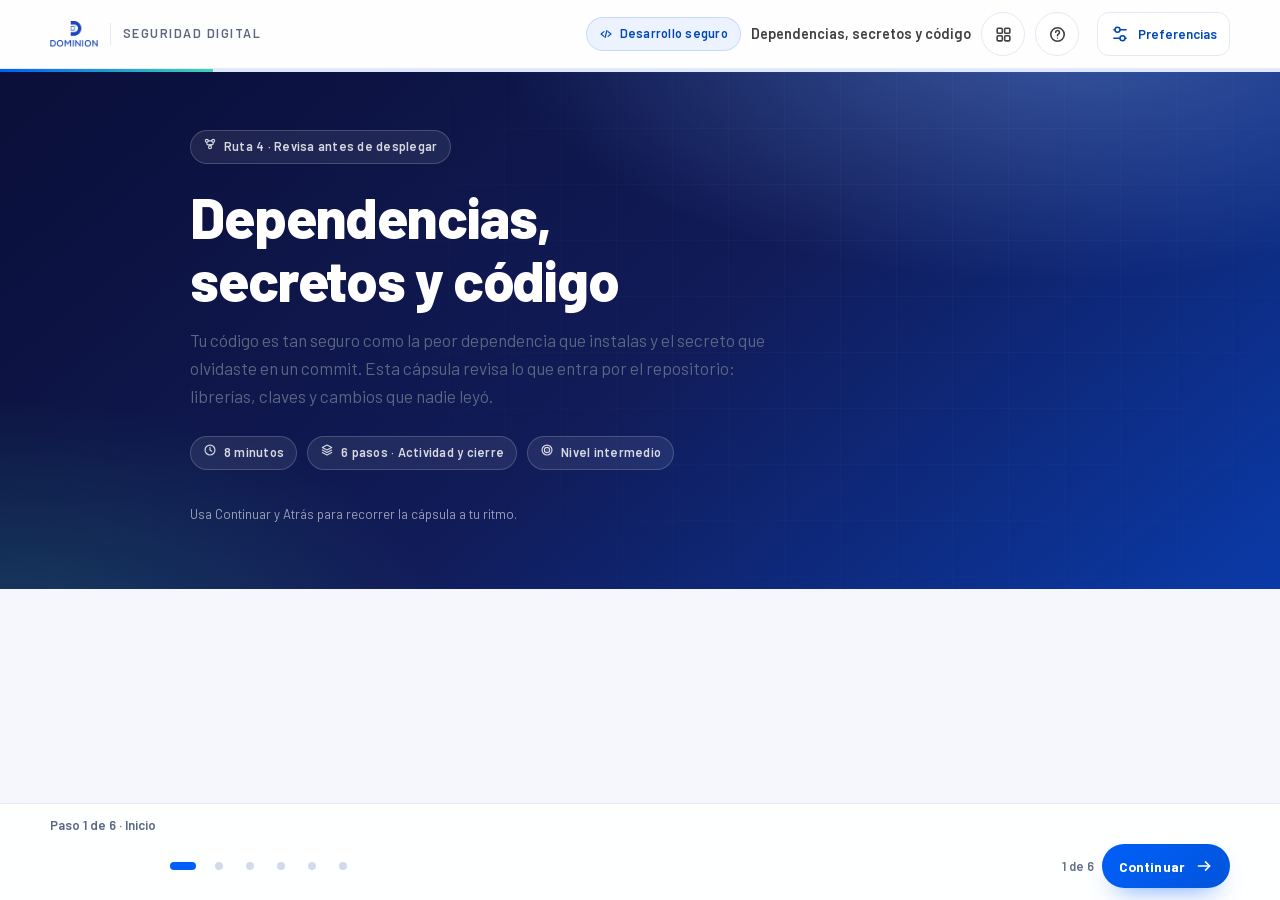
<file: capsulas/11-dependencias-y-secretos.html>
<!doctype html>
<html lang="es">
<head>
<meta charset="utf-8">
<meta name="viewport" content="width=device-width, initial-scale=1">
<meta name="color-scheme" content="light">
<title>11 · Dependencias, secretos y código · Cápsulas de seguridad digital</title>
<meta name="description" content="Lockfiles, CVEs, librerías abandonadas, licencias y secretos en el historial: lo que entra al repositorio sin que lo veas.">
<link rel="icon" href="../assets/favicon.svg" type="image/svg+xml">
<link rel="stylesheet" href="../assets/brand.css">
</head>
<body class="capsule" data-capsule="11" data-track="desarrollo" data-title="Dependencias, secretos y código" data-minutes="8" data-next-file="12-antes-de-desplegar.html" data-root="../">
<a class="skip" href="#main">Saltar al contenido</a>

<header class="topbar" data-auto-topbar></header>
<div class="progress-rail"><span data-progress-rail></span></div>

<main id="main" class="capsule-main">
  <h1 class="sr-only">Cápsula 11: Dependencias, secretos y código</h1>

  <!-- ============ 1 · Portada ============ -->
  <section class="step" data-step data-label="Inicio">
    <div class="cap-hero">
      <div class="step-inner">
        <span class="chip chip-dark"><span data-icon="git"></span>Ruta 4 · Revisa antes de desplegar</span>
        <h2>Dependencias, secretos y código</h2>
        <p class="lead">Tu código es tan seguro como la peor dependencia que instalas y el secreto que olvidaste en un commit. Esta cápsula revisa lo que entra por el repositorio: librerías, claves y cambios que nadie leyó.</p>
        <div class="cap-hero-meta">
          <span class="chip chip-dark"><span data-icon="clock"></span>8 minutos</span>
          <span class="chip chip-dark"><span data-icon="layers"></span>6 pasos · Actividad y cierre</span>
          <span class="chip chip-dark"><span data-icon="target"></span>Nivel intermedio</span>
        </div>
        <div class="cap-hero-foot">
          <span class="hero-note">Usa Continuar y Atrás para recorrer la cápsula a tu ritmo.</span>
        </div>
      </div>
    </div>
  </section>

  <!-- ============ 2 · Lo que entra sin que lo veas ============ -->
  <section class="step" data-step data-label="El repositorio">
    <div class="step-inner">
      <div class="eyebrow-line"><span class="n">01</span><span class="t">Lo que entra</span></div>
      <h2>El repositorio es una puerta, no un archivo muerto.</h2>
      <p class="lead">Cada vez que instalas una librería o haces un commit, entra algo al proyecto. La mayoría de las veces es código legítimo; a veces es una dependencia abandonada, una licencia incompatible o una clave que nadie debía subir.</p>
      <p>El lockfile juega un papel central: fija las versiones exactas que se instalaron y permite que el entorno se reproduzca. Sin él, dos personas pueden instalar versiones distintas de la misma librería y obtener comportamientos distintos. Con él, el cambio de una dependencia se ve en el diff y se puede revisar.</p>
      <p>Las dependencias también envejecen. Una librería sin mantenimiento puede acumular vulnerabilidades conocidas, o quedar sin parches cuando aparezca la siguiente. No se trata de actualizar por actualizar: se trata de saber qué tienes, qué versión usas y si el proyecto sigue vivo.</p>

      <div class="card-grid">
        <article class="card">
          <div class="card-icon" data-icon="layers"></div>
          <h3>Lockfile y versiones</h3>
          <p>Fija el árbol de dependencias. Un lockfile actualizado y revisado evita instalaciones sorpresa y cambios invisibles.</p>
        </article>
        <article class="card">
          <div class="card-icon" data-icon="bug"></div>
          <h3>CVEs y mantenimiento</h3>
          <p>Una vulnerabilidad conocida no siempre aplica a tu versión ni a tu uso. Confirma el alcance antes de alarmarte o de ignorarla.</p>
        </article>
        <article class="card">
          <div class="card-icon" data-icon="scale"></div>
          <h3>Licencias</h3>
          <p>Una librería puede ser técnicamente excelente y legalmente incompatible con el producto. La licencia es parte de la decisión.</p>
        </article>
        <article class="card">
          <div class="card-icon" data-icon="key"></div>
          <h3>Secretos</h3>
          <p>Claves, tokens y cadenas de conexión. El repositorio no es el lugar, y el historial conserva lo que se borró del último commit.</p>
        </article>
      </div>

      <div class="callout callout-risk">
        <div class="callout-icon" data-icon="alert"></div>
        <div>
          <h3>Una dependencia nueva es una decisión</h3>
          <p>Antes de instalar, pregunta quién la mantiene, cuándo fue el último cambio, qué licencia tiene y si realmente necesitas la librería completa para la función que vas a usar. La comodidad de hoy puede convertirse en una superficie de ataque permanente.</p>
        </div>
      </div>
    <details class="course-glossary"><summary>Palabras que aparecen en esta cápsula</summary><dl><div><dt>Dependencia</dt><dd>Componente externo que utiliza un programa.</dd></div><div><dt>Lockfile</dt><dd>Archivo que registra versiones resueltas de dependencias para ayudar a repetir una instalación.</dd></div><div><dt>CVE</dt><dd>Identificador de una vulnerabilidad publicada; hay que comprobar si afecta al uso y la versión del proyecto.</dd></div><div><dt>Pipeline</dt><dd>Secuencia automatizada de tareas, como ejecutar pruebas o comprobaciones.</dd></div></dl></details></div>
  </section>

  <!-- ============ 3 · El secreto en el historial ============ -->
  <section class="step" data-step data-label="El secreto">
    <div class="step-inner">
      <div class="eyebrow-line"><span class="n">02</span><span class="t">El historial</span></div>
      <h2>El secreto que ya está en el historial.</h2>
      <p class="lead">Borrar una clave del último commit no la borra del repositorio. El historial conserva cada versión, y cualquiera con acceso puede recuperarla. Por eso la primera acción no es reescribir el pasado: es rotar la clave.</p>
      <p>La secuencia correcta es incómoda pero simple. Primero se considera el secreto expuesto y se rota. Después se revisan los accesos y los registros para ver si alguien lo usó. Después, el equipo responsable decide si debe sanearse el historial y cómo hacerlo; reescribirlo afecta a las copias y ramas de otras personas. Y al final se agrega el control que evita la repetición: .env ignorado, gestor de secretos, escaneo en el pipeline.</p>
      <p>El código generado por IA merece una mención aparte. Puede introducir una clave de ejemplo, una URL interna o una dependencia que no existe. Que los tests pasen no significa que el fragmento sea seguro ni que tenga licencia compatible. La revisión humana sigue siendo el filtro.</p>

      <div class="callout callout-tip">
        <div class="callout-icon" data-icon="scan"></div>
        <div>
          <h3>Dónde buscar secretos</h3>
          <p>No solo en el código: en archivos de configuración, en pruebas, en documentación, en variables de ejemplo y en los logs. Un secreto en un log es igual de grave que uno en el repositorio, y a veces más difícil de encontrar.</p>
        </div>
      </div>

      <div class="callout callout-good">
        <div class="callout-icon" data-icon="check-circle"></div>
        <div>
          <h3>La revisión de PR que sí aporta</h3>
          <p>Más allá del estilo, revisa qué datos toca el cambio, qué permisos necesita y qué pasa si la entrada es maliciosa. Un PR pequeño y explicado se revisa mejor que uno enorme sin contexto. La revisión no es un trámite para aprobar: es la última oportunidad barata de detectar un problema.</p>
        </div>
      </div>
    </div>
  </section>

  <!-- ============ 4 · Reto ============ -->
  <section class="step" data-step data-label="Explorar"><div class="step-inner">
<div class="eyebrow-line"><span class="n">03</span><span class="t">Aprende haciendo</span></div><h2>Limpia una propuesta de cambio.</h2><p class="lead">Activa tres mejoras y observa cómo cambia la vista de un repositorio ficticio. No se modifica ningún archivo real.</p>

<div class="learning-lab" data-activity="repo" aria-label="Limpia una propuesta de cambio.">
<p class="lab-tag">Actividad práctica · Sin límite de tiempo</p>
<noscript><p>Lee la explicación al final para recorrer este ejemplo.</p></noscript>
<div data-activity-ui hidden><div class="access-controls"><label class="lab-control"><input type="checkbox" data-toggle="secret"><span><strong>Retirar el secreto del código</strong><small>Sustituir el valor incrustado por una referencia al mecanismo aprobado.</small></span></label><label class="lab-control"><input type="checkbox" data-toggle="dependency"><span><strong>Revisar versión y licencia</strong><small>Registrar la revisión de la dependencia antes de adoptarla.</small></span></label><label class="lab-control"><input type="checkbox" data-toggle="scan"><span><strong>Añadir detección de secretos</strong><small>Incorporar una comprobación adicional al proceso de cambios.</small></span></label></div><button type="button" class="btn btn-ghost btn-sm result-shortcut" data-show-result=".activity-code">Ver el resultado</button><div class="activity-code" aria-label="Vista previa ficticia del cambio"><code data-code-secret></code><code data-code-dependency></code><code data-code-scan></code></div><div class="activity-preview"><h3 data-repo-title></h3><p data-repo-text></p></div><div class="activity-actions"><button type="button" class="btn btn-ghost btn-sm" data-activity-reset>Reiniciar actividad</button></div><p class="sr-only" role="status" aria-live="polite" aria-atomic="true" data-activity-live></p></div>
<details class="lab-explanations"><summary>Leer la explicación de la actividad</summary><ul><li><strong>Compara las vistas</strong><p>Los controles muestran cómo quedaría una propuesta de cambio con distintas mejoras.</p></li><li><strong>Comprueba en el proyecto real</strong><p>Una vista simulada no revisa licencias ni busca secretos reales. Una credencial expuesta necesita gestión de revocación o rotación.</p></li></ul></details>
<p class="lab-note">Es una demostración con ejemplos ficticios. Puedes reiniciarla; no modifica tus archivos ni guarda los cambios.</p>
<script type="application/json" data-activity-config>{}</script>
</div></div></section>

  <!-- ============ 5 · Aplicar ============ -->
  <section class="step" data-step data-label="Aplicar">
    <div class="step-inner">
      <div class="eyebrow-line"><span class="n">04</span><span class="t">Tu control</span></div>
      <h2>Llévalo a tu trabajo.</h2>
      <p class="lead">Estas recomendaciones te ayudan a aplicar lo aprendido cuando aparezca una situación similar en tu trabajo.</p>

      <aside class="takeaway-card" aria-labelledby="takeaway-11"><span class="takeaway-kicker">Para tu día a día</span><h3 id="takeaway-11">Antes de integrar un cambio, recuerda</h3><ul><li><strong>Mantén los secretos fuera del código.</strong><p>Utiliza el mecanismo aprobado para gestionarlos.</p></li><li><strong>Gestiona cualquier credencial expuesta.</strong><p>Retirarla del archivo no basta: coordina su revocación o rotación según el procedimiento.</p></li><li><strong>Revisa las dependencias.</strong><p>Comprueba versión, mantenimiento, licencia y riesgos aplicables al uso.</p></li><li><strong>Combina revisión y comprobaciones.</strong><p>El escaneo y las pruebas aportan evidencia, pero no sustituyen leer el cambio.</p></li></ul></aside>

      <div class="callout callout-risk">
        <div class="callout-icon" data-icon="refresh"></div>
        <div>
          <h3>Si encuentras un secreto en el historial</h3>
          <p>Rota primero. Limpiar el historial sin rotar solo da la sensación de haber resuelto algo. Después revisa si el secreto se usó, documenta el alcance y agrega el control que impida que vuelva a entrar.</p>
        </div>
      </div>
    </div>
  </section>

  <!-- ============ 6 · Cierre y quiz ============ -->
  <section class="step" data-step data-label="Cierre">
    <div class="step-inner">
      <div class="eyebrow-line"><span class="n">05</span><span class="t">Cierre</span></div>
      <h2>Lo que te llevas.</h2>

      <div class="takeaways">
        <div class="takeaway">
          <span class="num">1</span>
          <p><b>El lockfile es parte de la revisión.</b> Fija versiones y hace visible lo que entra; su revisión ayuda a detectar cambios de versiones.</p>
        </div>
        <div class="takeaway">
          <span class="num">2</span>
          <p><b>Un secreto en el historial está expuesto.</b> Rotar es la primera acción; limpiar el historial y escanear el pipeline vienen después.</p>
        </div>
        <div class="takeaway">
          <span class="num">3</span>
          <p><b>La revisión humana sigue siendo el filtro.</b> Ni los tests ni la IA validan permisos, licencias o casos de abuso por ti.</p>
        </div>
      </div>

      <div class="quiz" data-quiz>
        <div class="quiz-shell">
          <div class="quiz-body">
            <div class="quiz-top">
              <span class="quiz-count" data-quiz-count></span>
              <span class="quiz-score" data-quiz-score></span>
            </div>
            <div class="quiz-bar"><i></i></div>
            <p class="quiz-q"></p>
            <div class="quiz-options"></div>
            <div class="quiz-feedback"></div>
            <div class="quiz-next"><button class="btn" type="button" data-quiz-next style="visibility:hidden">Siguiente</button></div>
          </div>
          <div class="quiz-result">
            <div class="result-ring" data-result-ring></div>
            <div class="result-title" data-result-title></div>
            <p class="result-sub" data-result-sub></p>
            <div class="result-actions">
              <button class="btn btn-ghost" type="button" data-result-retry>Repetir</button>
              <a class="btn" data-result-next href="12-antes-de-desplegar.html">Siguiente cápsula</a>
            </div>
          </div>
        </div>
      </div>
    </div>
  </section>

</main>

<nav class="bottom-nav" data-auto-nav></nav>

<script id="capsule-config" type="application/json">{
  "id": "11",
  "title": "Dependencias, secretos y código",
  "track": "desarrollo",
  "minutes": "8",
  "next": "12-antes-de-desplegar.html",
  "takeaway": "revisa dependencias y cambios, mantén los secretos fuera del código y gestiona cualquier credencial expuesta.",
  "questions": [
    {
      "q": "Encontraste una clave de producción en un commit antiguo. ¿Qué haces primero?",
      "options": [
        "Borro el commit y sigo",
        "Cambio el nombre de la variable",
        "Roto la clave y luego reviso el alcance y limpio el historial",
        "La dejo: ya está en el pasado"
      ],
      "a": 2,
      "ok": "La clave está expuesta. Rotarla reduce el daño; limpiar el historial no invalida el valor filtrado.",
      "no": "Borrar el commit no borra el historial ni invalida la clave. Primero se rota."
    },
    {
      "q": "Una dependencia no recibe cambios desde hace años. ¿Qué haces?",
      "options": [
        "La dejo: si funciona, no se toca",
        "Evalúo su estado, busco alternativas mantenidas y reviso si tiene vulnerabilidades conocidas",
        "La actualizo a la última versión sin leer el changelog",
        "La copio al repositorio para no depender de nadie"
      ],
      "a": 1,
      "ok": "Una dependencia abandonada es deuda de seguridad; se evalúa con información, no por inercia.",
      "no": "«Funciona» no significa «está mantenida». Revisa estado, CVEs y alternativas."
    },
    {
      "q": "¿Qué debe mirar una revisión de PR además del estilo?",
      "options": [
        "Solo que los tests pasen",
        "Que el nombre de la rama sea claro",
        "Que el autor haya trabajado muchas horas",
        "Qué datos toca, qué permisos necesita y qué pasa con entradas maliciosas"
      ],
      "a": 3,
      "ok": "La revisión útil evalúa comportamiento, datos y permisos, no solo formato.",
      "no": "Los tests y el estilo no cubren autorización, datos ni abuso. Revisa el comportamiento."
    },
    {
      "q": "¿Para qué sirve el lockfile?",
      "options": [
        "Para fijar las versiones exactas y que el entorno se reproduzca",
        "Para que el repositorio ocupe menos",
        "Para evitar tener que revisar dependencias",
        "Para cifrar las claves del proyecto"
      ],
      "a": 0,
      "ok": "El lockfile fija el árbol de dependencias y hace visible cualquier cambio de versión.",
      "no": "El lockfile no evita la revisión: la hace posible al mostrar qué versión entró."
    }
  ]
}</script>

<script src="../assets/app.js"></script>
<script src="../assets/experience.js"></script>
<script src="../assets/activities.js"></script>
</body>
</html>
</file>
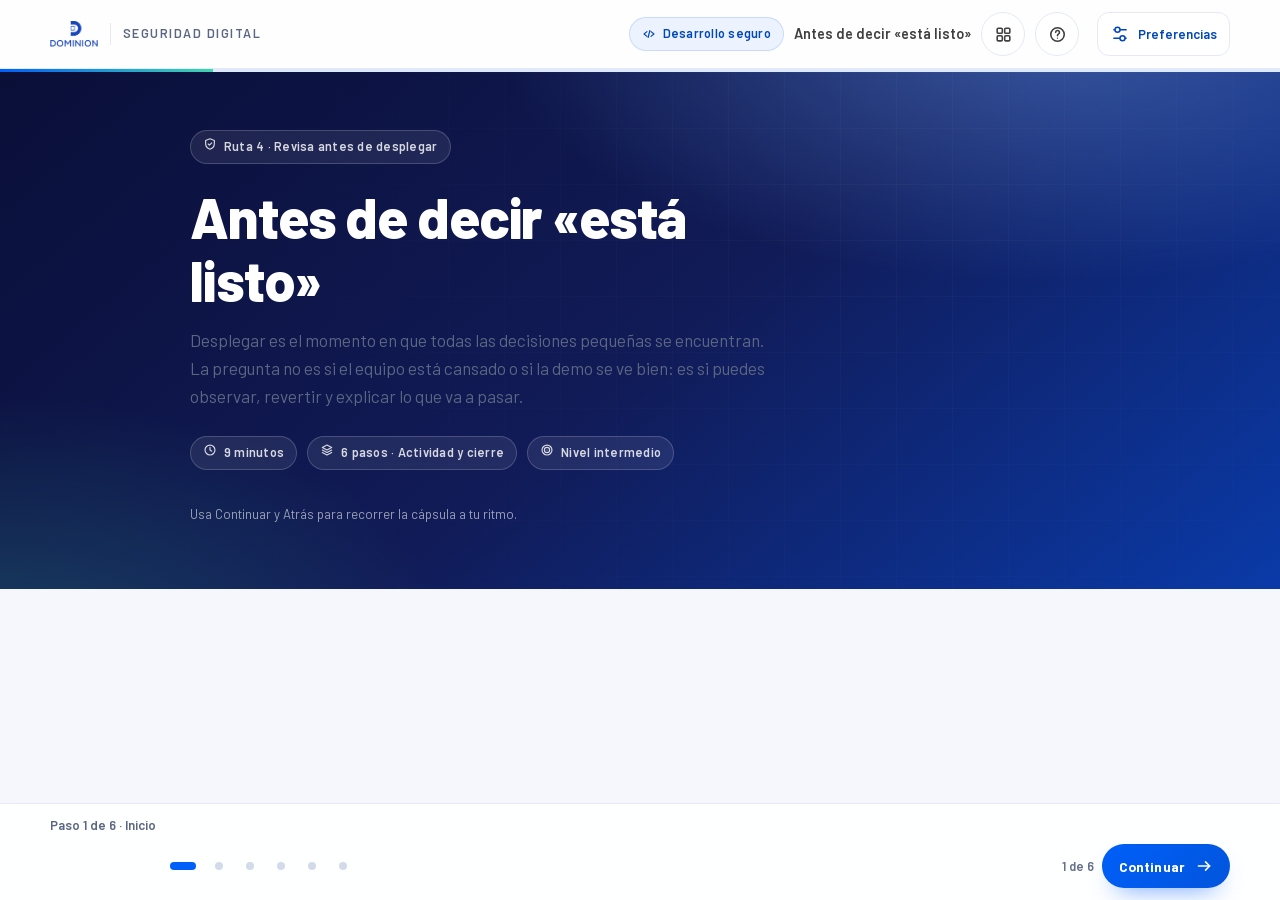
<file: capsulas/12-antes-de-desplegar.html>
<!doctype html>
<html lang="es">
<head>
<meta charset="utf-8">
<meta name="viewport" content="width=device-width, initial-scale=1">
<meta name="color-scheme" content="light">
<title>12 · Antes de decir «está listo» · Cápsulas de seguridad digital</title>
<meta name="description" content="Entornos, datos de prueba, logs, rollback, monitoreo y go/no-go: las recomendaciones antes de poner una solución en uso.">
<link rel="icon" href="../assets/favicon.svg" type="image/svg+xml">
<link rel="stylesheet" href="../assets/brand.css">
</head>
<body class="capsule" data-capsule="12" data-track="desarrollo" data-title="Antes de decir «está listo»" data-minutes="9" data-next-file="../index.html" data-root="../">
<a class="skip" href="#main">Saltar al contenido</a>

<header class="topbar" data-auto-topbar></header>
<div class="progress-rail"><span data-progress-rail></span></div>

<main id="main" class="capsule-main">
  <h1 class="sr-only">Cápsula 12: Antes de decir «está listo»</h1>

  <!-- ============ 1 · Portada ============ -->
  <section class="step" data-step data-label="Inicio">
    <div class="cap-hero">
      <div class="step-inner">
        <span class="chip chip-dark"><span data-icon="shield"></span>Ruta 4 · Revisa antes de desplegar</span>
        <h2>Antes de decir «está listo»</h2>
        <p class="lead">Desplegar es el momento en que todas las decisiones pequeñas se encuentran. La pregunta no es si el equipo está cansado o si la demo se ve bien: es si puedes observar, revertir y explicar lo que va a pasar.</p>
        <div class="cap-hero-meta">
          <span class="chip chip-dark"><span data-icon="clock"></span>9 minutos</span>
          <span class="chip chip-dark"><span data-icon="layers"></span>6 pasos · Actividad y cierre</span>
          <span class="chip chip-dark"><span data-icon="target"></span>Nivel intermedio</span>
        </div>
        <div class="cap-hero-foot">
          <span class="hero-note">Usa Continuar y Atrás para recorrer la cápsula a tu ritmo.</span>
        </div>
      </div>
    </div>
  </section>

  <!-- ============ 2 · La puerta de salida ============ -->
  <section class="step" data-step data-label="La puerta">
    <div class="step-inner">
      <div class="eyebrow-line"><span class="n">01</span><span class="t">La puerta</span></div>
      <h2>Cuatro cosas que deben estar resueltas.</h2>
      <p class="lead">Un despliegue seguro no depende de una sola herramienta. Depende de que cuatro condiciones básicas estén en su lugar antes de abrir la puerta: entornos separados, datos de prueba, observabilidad y reversibilidad.</p>
      <p>Los entornos separados evitan que una prueba toque producción por accidente. Los datos de prueba evitan que la información real de clientes termine en un ambiente menos controlado. La observabilidad permite saber qué está pasando cuando algo empieza a fallar. Y la reversibilidad permite volver atrás sin improvisar a las dos de la mañana.</p>
      <p>Ninguna de las cuatro es exótica. Todas se pueden preparar con anticipación, y todas cuestan mucho más si se improvisan durante el incidente.</p>

      <div class="card-grid">
        <article class="card">
          <div class="card-icon" data-icon="grid"></div>
          <h3>Entornos separados</h3>
          <p>Desarrollo, pruebas y producción con configuraciones distintas y accesos distintos. Una prueba no debería poder escribir en la base real.</p>
        </article>
        <article class="card">
          <div class="card-icon" data-icon="database"></div>
          <h3>Datos de prueba, no reales</h3>
          <p>Datos sintéticos o anonimizados. Usar datos reales en pruebas necesita una justificación, controles y autorizaciones específicos; para aprender y desarrollar, prioriza datos ficticios o adecuadamente anonimizados.</p>
        </article>
        <article class="card">
          <div class="card-icon" data-icon="eye"></div>
          <h3>Logs y alertas</h3>
          <p>Saber qué pasó, cuándo y con qué impacto. Sin secretos ni datos personales en el texto del log.</p>
        </article>
        <article class="card">
          <div class="card-icon" data-icon="refresh"></div>
          <h3>Backup y rollback</h3>
          <p>Una copia que se puede restaurar y un regreso probado. Un rollback que nunca se ejecutó no es un plan: es una esperanza.</p>
        </article>
      </div>

      <div class="callout callout-tip">
        <div class="callout-icon" data-icon="bolt"></div>
        <div>
          <h3>Las banderas de funcionalidad ayudan, pero no sustituyen</h3>
          <p>Poder apagar una función sin desplegar de nuevo reduce el impacto de un error. No reemplaza el rollback ni las pruebas: si el cambio tocó la base de datos o los permisos, apagar la bandera puede no ser suficiente para volver al estado anterior.</p>
        </div>
      </div>
    <details class="course-glossary"><summary>Palabras que aparecen en esta cápsula</summary><dl><div><dt>Producción</dt><dd>Entorno donde la solución presta el servicio real.</dd></div><div><dt>Log</dt><dd>Registro de eventos de un sistema.</dd></div><div><dt>Rollback</dt><dd>Procedimiento para revertir un cambio.</dd></div><div><dt>Backup</dt><dd>Copia de seguridad; restaurarla y revertir un cambio son operaciones diferentes.</dd></div></dl></details></div>
  </section>

  <!-- ============ 3 · Go/no-go ============ -->
  <section class="step" data-step data-label="La decisión">
    <div class="step-inner">
      <div class="eyebrow-line"><span class="n">02</span><span class="t">La decisión</span></div>
      <h2>La decisión de salida puede ser esperar.</h2>
      <p class="lead">La reunión de salida no es una ceremonia para confirmar lo que ya se decidió. Es el momento de mirar la evidencia y aceptar que la respuesta puede ser esperar.</p>
      <p>La evidencia incluye las pruebas ejecutadas, los riesgos conocidos, el estado de las dependencias, los permisos del cambio y el plan de incidente. También incluye lo que no se probó: si el rollback no se ejecutó en un entorno equivalente, eso es un riesgo abierto, no un detalle pendiente.</p>
      <p>El plan de incidente responde tres preguntas antes de que ocurra: quién decide, por dónde se comunica y cómo se revierte. La vocería importa: durante un incidente, la información sin confirmar circula más rápido que la verdad. Una persona designada, con hechos verificados, evita el ruido y protege a los afectados.</p>

      <div class="card-grid three">
        <article class="card">
          <div class="mini">Antes</div>
          <h3>Documenta</h3>
          <p>Qué cambia, por qué, quién lo revisó y qué riesgos quedan abiertos. Sin esta base, decidir si se continúa o se espera se apoya en opiniones.</p>
        </article>
        <article class="card">
          <div class="mini">Durante</div>
          <h3>Observa</h3>
          <p>Métricas, errores y alertas con responsable. Si algo se sale de lo esperado, se decide con datos, no con nervios.</p>
        </article>
        <article class="card">
          <div class="mini">Después</div>
          <h3>Revisa</h3>
          <p>Qué funcionó, qué falló y qué se aprende. Un despliegue sin revisión repite el mismo error en el siguiente.</p>
        </article>
      </div>
    </div>
  </section>

  <!-- ============ 4 · Reto ============ -->
  <section class="step" data-step data-label="Explorar"><div class="step-inner">
<div class="eyebrow-line"><span class="n">03</span><span class="t">Aprende haciendo</span></div><h2>Observa el tablero antes de una salida.</h2><p class="lead">Abre dos ejemplos de evidencia y observa qué información aporta cada uno a la decisión. No se ejecutan pruebas ni despliegues reales.</p>

<div class="learning-lab" data-activity="release" aria-label="Observa el tablero antes de una salida.">
<p class="lab-tag">Actividad práctica · Sin límite de tiempo</p>
<noscript><p>Lee la explicación al final para recorrer este ejemplo.</p></noscript>
<div data-activity-ui hidden><div class="activity-actions"><button type="button" class="btn btn-ghost btn-sm" data-release-evidence="logs" aria-pressed="false" aria-controls="evidence-logs">Explorar revisión de registros</button><button type="button" class="btn btn-ghost btn-sm" data-release-evidence="rollback" aria-pressed="false" aria-controls="evidence-rollback">Explorar prueba de reversión</button></div>
<div class="activity-preview" id="evidence-logs" data-evidence-panel="logs" hidden><h3>Ejemplo: revisión de registros</h3><p>El equipo ficticio revisó un registro que incluía un token de sesión, retiró ese valor y comprobó una nueva muestra. Si un token real hubiera quedado expuesto, también habría que gestionar su revocación y el alcance de la exposición.</p></div>
<div class="activity-preview" id="evidence-rollback" data-evidence-panel="rollback" hidden><h3>Ejemplo: prueba de reversión</h3><p>En un entorno de pruebas equivalente, el equipo ficticio comprobó que puede volver a la versión anterior y verificó el estado de los datos. Registró el resultado, las limitaciones y quién ejecutaría la reversión.</p></div><div class="activity-release-lights"><div data-release-logs></div><div data-release-rollback></div></div><div class="activity-preview"><h3 data-release-title></h3><p data-release-text></p></div><div class="activity-actions"><button type="button" class="btn btn-ghost btn-sm" data-activity-reset>Reiniciar actividad</button></div><p class="sr-only" role="status" aria-live="polite" aria-atomic="true" data-activity-live></p></div>
<details class="lab-explanations"><summary>Leer la explicación de la actividad</summary><ul><li><strong>Explora las evidencias</strong><p>Abre los dos ejemplos para ver qué se revisaría antes de decidir una salida.</p></li><li><strong>Reevalúa con responsables</strong><p>Los ejemplos no ejecutan pruebas reales ni autorizan una publicación.</p></li></ul></details>
<p class="lab-note">Es una demostración con ejemplos ficticios. Puedes reiniciarla; no modifica tus archivos ni guarda los cambios.</p>
<script type="application/json" data-activity-config>{}</script>
</div></div></section>

  <!-- ============ 5 · Aplicar ============ -->
  <section class="step" data-step data-label="Aplicar">
    <div class="step-inner">
      <div class="eyebrow-line"><span class="n">04</span><span class="t">Tu salida</span></div>
      <h2>Llévalo a tu trabajo.</h2>
      <p class="lead">Estas recomendaciones te ayudan a aplicar lo aprendido cuando aparezca una situación similar en tu trabajo.</p>

      <aside class="takeaway-card" aria-labelledby="takeaway-12"><span class="takeaway-kicker">Para tu día a día</span><h3 id="takeaway-12">Antes de poner una solución en uso, recuerda</h3><ul><li><strong>Revisa la evidencia de las pruebas.</strong><p>Distingue qué se comprobó y qué sigue pendiente.</p></li><li><strong>Comprueba el plan de reversión.</strong><p>Verifica el procedimiento y las responsabilidades en un entorno adecuado.</p></li><li><strong>Evita información sensible en los registros.</strong><p>Los mensajes de seguimiento no deben incluir contraseñas ni tokens.</p></li><li><strong>Reevalúa los riesgos con el equipo responsable.</strong><p>Cerrar una lista no sustituye las aprobaciones ni demuestra que una salida esté autorizada.</p></li></ul></aside>

      <div class="callout callout-good">
        <div class="callout-icon" data-icon="check-circle"></div>
        <div>
          <h3>Posponer a tiempo también puede ser una buena decisión</h3>
          <p>Posponer un despliegue para cerrar un riesgo no es fracasar: es evitar un incidente. La decisión se documenta, se comunica y se vuelve a evaluar con la evidencia que faltaba. Lo que no se hace es desplegar y esperar que salga bien.</p>
        </div>
      </div>
    </div>
  </section>

  <!-- ============ 6 · Cierre y quiz ============ -->
  <section class="step" data-step data-label="Cierre">
    <div class="step-inner">
      <div class="eyebrow-line"><span class="n">05</span><span class="t">Cierre</span></div>
      <h2>Lo que te llevas.</h2>

      <div class="takeaways">
        <div class="takeaway">
          <span class="num">1</span>
          <p><b>Entornos y datos se separan.</b> Producción no es un lugar para probar, y los datos reales no son material de prueba.</p>
        </div>
        <div class="takeaway">
          <span class="num">2</span>
          <p><b>Observa y revierte.</b> Sin logs útiles, alertas y un rollback probado, el equipo no controla el despliegue: lo espera.</p>
        </div>
        <div class="takeaway">
          <span class="num">3</span>
          <p><b>La decisión de salida se apoya en evidencia.</b> Un «no» documentado y comunicado protege más que un «sí» por cansancio o presión.</p>
        </div>
      </div>

      <div class="quiz" data-quiz>
        <div class="quiz-shell">
          <div class="quiz-body">
            <div class="quiz-top">
              <span class="quiz-count" data-quiz-count></span>
              <span class="quiz-score" data-quiz-score></span>
            </div>
            <div class="quiz-bar"><i></i></div>
            <p class="quiz-q"></p>
            <div class="quiz-options"></div>
            <div class="quiz-feedback"></div>
            <div class="quiz-next"><button class="btn" type="button" data-quiz-next style="visibility:hidden">Siguiente</button></div>
          </div>
          <div class="quiz-result">
            <div class="result-ring" data-result-ring></div>
            <div class="result-title" data-result-title></div>
            <p class="result-sub" data-result-sub></p>
            <div class="result-actions">
              <button class="btn btn-ghost" type="button" data-result-retry>Repetir</button>
              <a class="btn" data-result-next href="../index.html">Volver al inicio</a>
            </div>
          </div>
        </div>
      </div>
    </div>
  </section>

</main>

<nav class="bottom-nav" data-auto-nav></nav>

<script id="capsule-config" type="application/json">{
  "id": "12",
  "title": "Antes de decir «está listo»",
  "track": "desarrollo",
  "minutes": "9",
  "next": "../index.html",
  "takeaway": "evalúa evidencias, riesgos y posibilidades de reversión con el equipo responsable antes de autorizar una salida.",
  "questions": [
    {
      "q": "Necesitas probar una función con datos representativos. ¿Qué usas?",
      "options": [
        "Una copia de la base de producción",
        "Los datos reales, pero con la sesión cerrada",
        "Datos ficticios o adecuadamente anonimizados en un entorno de pruebas autorizado",
        "Una exportación a tu computador personal"
      ],
      "a": 2,
      "ok": "Los datos de prueba no deben identificar personas ni salir del entorno controlado.",
      "no": "Copiar producción a pruebas traslada el riesgo. Usa datos sintéticos o anonimizados."
    },
    {
      "q": "¿Cuándo se prueba el rollback?",
      "options": [
        "La primera vez que falla un despliegue",
        "Antes de desplegar, en un entorno equivalente",
        "Solo si el equipo tiene tiempo",
        "Nunca: basta con tener un backup"
      ],
      "a": 1,
      "ok": "El rollback se prueba antes; durante el incidente solo se ejecuta lo que ya se validó.",
      "no": "Un rollback sin probar es una hipótesis. Se valida antes, no durante la crisis."
    },
    {
      "q": "¿Qué NO debería aparecer en los logs?",
      "options": [
        "El identificador del evento",
        "La hora y el resultado",
        "El token de sesión y los datos personales",
        "El nombre del servicio"
      ],
      "a": 2,
      "ok": "Los logs deben permitir investigar sin convertirse en una nueva fuente de filtración.",
      "no": "Tokens y datos personales en logs son una exposición. Registra el evento, no el secreto."
    },
    {
      "q": "Antes de una salida, aparece un riesgo importante sin resolver. ¿Qué corresponde en este caso?",
      "options": [
        "Desplegar y monitorear de cerca",
        "Posponer, documentar el riesgo y volver a evaluar con la evidencia que falta",
        "Desplegar solo en horario laboral",
        "Ocultar el riesgo para no frenar el proyecto"
      ],
      "a": 1,
      "ok": "Se documenta el riesgo y se reevalúa con el equipo responsable antes de autorizar la salida.",
      "no": "Ocultar o minimizar un riesgo abierto traslada el costo al incidente. Se pospone y se documenta."
    }
  ]
}</script>

<script src="../assets/app.js"></script>
<script src="../assets/experience.js"></script>
<script src="../assets/activities.js"></script>
</body>
</html>
</file>
<file: assets/brand.css>
/* ==========================================================================
   Dominion · Cápsulas de seguridad digital
   Sistema visual basado en el Manual de Identidad Corporativa 2024:
   Corporate Blue #005FF9, paleta complementaria, Barlow, módulos limpios,
   iconos de trazo 2px sobre contenedor circular.
   ========================================================================== */

@font-face{font-family:'Barlow';font-style:normal;font-weight:400;font-display:swap;src:url('fonts/barlow-400.woff2') format('woff2')}
@font-face{font-family:'Barlow';font-style:normal;font-weight:500;font-display:swap;src:url('fonts/barlow-500.woff2') format('woff2')}
@font-face{font-family:'Barlow';font-style:normal;font-weight:600;font-display:swap;src:url('fonts/barlow-600.woff2') format('woff2')}
@font-face{font-family:'Barlow';font-style:normal;font-weight:700;font-display:swap;src:url('fonts/barlow-700.woff2') format('woff2')}
@font-face{font-family:'Barlow';font-style:normal;font-weight:800;font-display:swap;src:url('fonts/barlow-800.woff2') format('woff2')}

:root{
  --blue:#005FF9;
  --blue-600:#0255DC;
  --blue-700:#0047BA;
  --navy:#1824AA;
  --ink:#0C1040;
  --sky:#6BA2FB;
  --peri:#768CD8;
  --mint:#3FD5AE;
  --mint-700:#0A7C60;
  --amber:#F5A524;
  --red:#E5484D;

  --gray-50:#FAFAFA;
  --gray-100:#F0F0F0;
  --gray-200:#E4E9F4;
  --gray-300:#D3DBEA;
  --gray-500:#646F89;
  --gray-700:#3F3F3F;
  --gray-900:#141414;

  --bg:#F5F7FC;
  --surface:#FFFFFF;
  --line:#E3E9F5;
  --text:#0E1330;
  --muted:#5B6682;

  --radius-sm:12px;
  --radius:18px;
  --radius-lg:26px;
  --radius-xl:34px;

  --shadow-sm:0 1px 2px rgba(12,16,64,.05), 0 4px 14px -8px rgba(12,16,64,.12);
  --shadow-md:0 18px 40px -22px rgba(12,16,64,.35);
  --shadow-lg:0 40px 90px -40px rgba(0,95,249,.45);

  --font:'Barlow','Arial',system-ui,-apple-system,sans-serif;
  --ease:cubic-bezier(.22,.8,.24,1);
  --ease-spring:cubic-bezier(.34,1.56,.64,1);
  --max:1180px;
}

*,*::before,*::after{box-sizing:border-box}
html{scroll-behavior:smooth;-webkit-text-size-adjust:100%}
body{
  margin:0;
  font-family:var(--font);
  font-size:17px;
  line-height:1.6;
  color:var(--text);
  background:var(--bg);
  -webkit-font-smoothing:antialiased;
  text-rendering:optimizeLegibility;
}
body.no-scroll{overflow:hidden}
img{max-width:100%;display:block}
a{color:var(--blue);text-decoration:none}
a:hover{text-decoration:underline}
button{font-family:inherit}
::selection{background:rgba(0,95,249,.18)}

h1,h2,h3,h4{line-height:1.12;letter-spacing:-.02em;margin:0}
h1{font-weight:800;font-size:clamp(2.1rem,4.6vw,3.7rem)}
h2{font-weight:800;font-size:clamp(1.55rem,2.7vw,2.25rem)}
h3{font-weight:700;font-size:clamp(1.15rem,1.8vw,1.4rem)}
p{margin:0}
strong{font-weight:700}

.shell{width:min(100% - 40px,var(--max));margin-inline:auto}
.shell-narrow{width:min(100% - 40px,820px);margin-inline:auto}
.sr-only{position:absolute;width:1px;height:1px;padding:0;margin:-1px;overflow:hidden;clip:rect(0 0 0 0);white-space:nowrap;border:0}
.skip{position:fixed;left:16px;top:-100px;z-index:999;background:var(--ink);color:#fff;padding:12px 18px;border-radius:999px;transition:top .2s}
.skip:focus{top:16px;text-decoration:none}

:focus-visible{outline:3px solid rgba(0,95,249,.55);outline-offset:3px;border-radius:8px}

/* ---------- Top bar ---------- */
.topbar{
  position:sticky;top:0;z-index:60;
  background:rgba(255,255,255,.86);
  backdrop-filter:saturate(160%) blur(16px);
  -webkit-backdrop-filter:saturate(160%) blur(16px);
  border-bottom:1px solid rgba(227,233,245,.9);
}
.topbar-in{display:flex;align-items:center;gap:18px;height:68px}
.brand{display:flex;align-items:center;gap:12px;text-decoration:none;color:inherit;flex-shrink:0}
.brand:hover{text-decoration:none}
.brand img{height:26px;width:auto}
.brand-sep{width:1px;height:22px;background:var(--line)}
.brand-label{font-size:.78rem;font-weight:600;letter-spacing:.12em;text-transform:uppercase;color:var(--muted);white-space:nowrap}
.topbar-meta{display:flex;align-items:center;gap:10px;margin-left:auto;min-width:0}
.topbar-title{font-weight:600;font-size:.9rem;color:var(--gray-700);white-space:nowrap;overflow:hidden;text-overflow:ellipsis;max-width:280px}
.icon-btn{
  width:40px;height:40px;flex:0 0 40px;display:inline-grid;place-items:center;
  border:1px solid var(--line);border-radius:999px;background:#fff;color:var(--gray-700);
  cursor:pointer;transition:transform .2s var(--ease),border-color .2s,color .2s,box-shadow .2s;
}
.icon-btn:hover{color:var(--blue);border-color:#C9D6F5;box-shadow:var(--shadow-sm);transform:translateY(-1px)}
.icon-btn svg{width:19px;height:19px}

.progress-rail{height:3px;background:rgba(0,95,249,.1);overflow:hidden}
.progress-rail span{display:block;height:100%;width:0;background:linear-gradient(90deg,var(--blue),var(--mint));transition:width .5s var(--ease)}

.hide{display:none!important}

/* ---------- Chips / badges ---------- */
.chip{
  display:inline-flex;align-items:center;gap:7px;
  padding:6px 12px;border-radius:999px;border:1px solid var(--line);
  background:#fff;color:var(--muted);font-size:.78rem;font-weight:600;
  letter-spacing:.02em;white-space:nowrap;
}
.chip svg{width:14px;height:14px}
.chip-blue{background:rgba(0,95,249,.07);border-color:rgba(0,95,249,.16);color:var(--blue-700)}
.chip-mint{background:rgba(63,213,174,.12);border-color:rgba(63,213,174,.3);color:var(--mint-700)}
.chip-amber{background:rgba(245,165,36,.13);border-color:rgba(245,165,36,.35);color:#8A5A00}
.chip-red{background:rgba(229,72,77,.1);border-color:rgba(229,72,77,.3);color:#A32227}
.chip-dark{background:rgba(255,255,255,.08);border-color:rgba(255,255,255,.18);color:rgba(255,255,255,.86)}

/* ---------- Buttons ---------- */
.btn{
  --btn-bg:var(--blue);
  display:inline-flex;align-items:center;justify-content:center;gap:10px;
  padding:14px 22px;border-radius:999px;border:1px solid transparent;
  background:linear-gradient(135deg,var(--blue),var(--blue-600));
  color:#fff;font-weight:700;font-size:.98rem;letter-spacing:.01em;
  cursor:pointer;text-decoration:none;white-space:nowrap;
  box-shadow:0 12px 26px -14px rgba(0,95,249,.8);
  transition:transform .2s var(--ease),box-shadow .2s var(--ease),filter .2s;
}
.btn:hover{transform:translateY(-2px);box-shadow:0 18px 34px -16px rgba(0,95,249,.9);filter:brightness(1.03);text-decoration:none}
.btn:active{transform:translateY(0) scale(.99)}
.btn svg{width:18px;height:18px}
.btn-ghost{background:#fff;color:var(--ink);border-color:var(--line);box-shadow:var(--shadow-sm)}
.btn-ghost:hover{color:var(--blue);border-color:#C9D6F5;box-shadow:var(--shadow-md)}
.btn-dark{background:linear-gradient(135deg,#12194A,#0C1040);box-shadow:0 16px 30px -18px rgba(12,16,64,.7)}
.btn-mint{background:linear-gradient(135deg,var(--mint),#20B890);color:#04352A;box-shadow:0 12px 26px -14px rgba(63,213,174,.8)}
.btn-sm{padding:10px 16px;font-size:.86rem}
.btn-lg{padding:17px 28px;font-size:1.04rem}
.btn[disabled],.btn[aria-disabled="true"]{opacity:.45;pointer-events:none}
.btn-link{display:inline-flex;align-items:center;gap:8px;font-weight:700;color:var(--blue);background:none;border:0;padding:0;cursor:pointer}
.btn-link svg{width:17px;height:17px}

/* ---------- Hub hero ---------- */
.hub-hero{
  position:relative;overflow:hidden;color:var(--ink);
  background:#fff;border-bottom:1px solid var(--line);
}
.hub-hero::after{content:none}
.hub-hero .shell{position:relative;z-index:1;padding:70px 0 84px}
.hero-kicker{display:inline-flex;align-items:center;gap:10px;padding:8px 14px;border-radius:999px;background:#F0F5FF;border:1px solid #D9E5FC;font-size:.78rem;font-weight:600;letter-spacing:.14em;text-transform:uppercase;color:var(--blue-700)}
.hero-kicker .dot{width:7px;height:7px;border-radius:50%;background:var(--mint);box-shadow:0 0 0 4px rgba(63,213,174,.18)}
.hub-hero h1{max-width:15ch;margin:24px 0 0;font-size:clamp(2.6rem,5.6vw,4.6rem)}
.hub-hero h1 .accent{color:var(--blue-700)}
.hub-hero .lead{max-width:56ch;margin-top:20px;font-size:clamp(1.02rem,1.7vw,1.2rem);color:var(--muted)}
.hero-actions{display:flex;flex-wrap:wrap;align-items:center;gap:14px;margin-top:32px}
.hero-stats{display:flex;flex-wrap:wrap;gap:14px 34px;margin-top:44px;padding-top:26px;border-top:1px solid var(--line)}
.hero-stat{display:flex;align-items:baseline;gap:9px}
.hero-stat b{font-size:1.7rem;font-weight:800;letter-spacing:-.03em}
.hero-stat span{font-size:.82rem;color:var(--muted);font-weight:500}
.hero-ring{position:absolute;right:0;top:50%;transform:translateY(-50%);width:238px;height:238px;display:grid;place-items:center;border-radius:50%;background:#fff;box-shadow:0 16px 48px -26px rgba(0,71,186,.25)}
.hero-ring svg{position:absolute;inset:0;width:100%;height:100%;transform:rotate(-90deg)}
.hero-ring .track{fill:none;stroke:var(--gray-200);stroke-width:9}
.hero-ring .value{fill:none;stroke:var(--blue);stroke-width:9;stroke-linecap:round;transition:stroke-dashoffset 1s var(--ease)}
.hero-ring .ring-label{position:relative;text-align:center;z-index:1}
.hero-ring .ring-label b{display:block;font-size:2.5rem;font-weight:800;letter-spacing:-.04em;line-height:1}
.hero-ring .ring-label span{font-size:.72rem;letter-spacing:.16em;text-transform:uppercase;color:var(--muted)}

/* ---------- Sections ---------- */
.section{padding:74px 0}
.section-tight{padding:44px 0}
.section-head{display:flex;align-items:flex-end;justify-content:space-between;gap:28px;margin-bottom:34px}
.section-head .eyebrow{display:block;font-size:.76rem;font-weight:700;letter-spacing:.18em;text-transform:uppercase;color:var(--blue);margin-bottom:12px}
.section-head h2{max-width:22ch}
.section-head p{max-width:46ch;color:var(--muted);font-size:.98rem}
.muted{color:var(--muted)}

/* ---------- How it works ---------- */
.how-grid{display:grid;grid-template-columns:repeat(3,1fr);gap:18px}
.how-card{background:var(--surface);border:1px solid var(--line);border-radius:var(--radius);padding:26px;box-shadow:var(--shadow-sm);position:relative;overflow:hidden}
.how-card::before{content:"";position:absolute;inset:0 auto 0 0;width:3px;background:linear-gradient(var(--blue),var(--mint));opacity:.9}
.how-num{display:inline-grid;place-items:center;width:38px;height:38px;border-radius:50%;background:rgba(0,95,249,.08);color:var(--blue);font-weight:800;margin-bottom:16px}
.how-card h3{font-size:1.08rem;margin-bottom:8px}
.how-card p{font-size:.93rem;color:var(--muted)}

/* ---------- Filters ---------- */
.filters{display:flex;flex-wrap:wrap;gap:8px;margin-bottom:30px}
.filter{padding:9px 16px;border-radius:999px;border:1px solid var(--line);background:#fff;color:var(--muted);font-weight:600;font-size:.84rem;cursor:pointer;transition:all .2s var(--ease)}
.filter:hover{border-color:#C9D6F5;color:var(--blue)}
.filter.is-active{background:var(--ink);border-color:var(--ink);color:#fff;box-shadow:var(--shadow-sm)}
.filter .count{opacity:.6;font-size:.78rem;margin-left:5px}

/* ---------- Tracks / capsule cards ---------- */
.track{margin-top:46px}
.track:first-of-type{margin-top:0}
.track-head{display:flex;align-items:center;gap:14px;margin-bottom:18px}
.track-icon{width:44px;height:44px;flex:0 0 44px;border-radius:50%;display:grid;place-items:center;background:rgba(0,95,249,.07);color:var(--blue);border:1px solid rgba(0,95,249,.12)}
.track-icon svg{width:22px;height:22px}
.track-head h3{font-size:1.2rem}
.track-head p{font-size:.86rem;color:var(--muted);margin-top:2px}
.track-line{flex:1;height:1px;background:linear-gradient(90deg,var(--line),transparent)}

.caps-grid{display:grid;grid-template-columns:repeat(3,1fr);gap:16px}
.caps-card{
  position:relative;display:flex;flex-direction:column;gap:12px;
  background:var(--surface);border:1px solid var(--line);border-radius:var(--radius);
  padding:22px;color:inherit;text-decoration:none;overflow:hidden;
  box-shadow:var(--shadow-sm);
  transition:transform .28s var(--ease),box-shadow .28s var(--ease),border-color .28s;
}
.caps-card:hover{transform:translateY(-4px);box-shadow:var(--shadow-md);border-color:#C9D6F5;text-decoration:none}
.caps-card::after{content:"";position:absolute;right:-28px;top:-28px;width:96px;height:96px;border-radius:50%;background:radial-gradient(circle,rgba(0,95,249,.10),transparent 70%);opacity:0;transition:opacity .3s}
.caps-card:hover::after{opacity:1}
.caps-top{display:flex;align-items:center;justify-content:space-between;gap:12px}
.caps-num{font-size:.76rem;font-weight:800;letter-spacing:.12em;color:var(--gray-500)}
.caps-card h3{font-size:1.08rem;font-weight:700;letter-spacing:-.01em;line-height:1.25}
.caps-card p{font-size:.9rem;color:var(--muted);line-height:1.5}
.caps-foot{display:flex;align-items:center;justify-content:space-between;gap:10px;margin-top:auto;padding-top:8px}
.caps-meta{display:inline-flex;align-items:center;gap:6px;font-size:.78rem;color:var(--gray-500);font-weight:600}
.caps-meta svg{width:14px;height:14px}
.caps-go{width:34px;height:34px;border-radius:50%;display:grid;place-items:center;background:var(--gray-100);color:var(--ink);transition:all .25s var(--ease)}
.caps-card:hover .caps-go{background:var(--blue);color:#fff;transform:translateX(2px)}
.caps-go svg{width:16px;height:16px}
.caps-card.is-done{border-color:rgba(63,213,174,.5);background:linear-gradient(180deg,#F4FFFB,#fff)}
.caps-card.is-done .caps-num{color:var(--mint-700)}
.status-dot{display:inline-flex;align-items:center;gap:6px;font-size:.74rem;font-weight:700;letter-spacing:.04em;text-transform:uppercase;color:var(--gray-500)}
.status-dot::before{content:"";width:7px;height:7px;border-radius:50%;background:var(--gray-300)}
.is-done .status-dot{color:var(--mint-700)}
.is-done .status-dot::before{background:var(--mint);box-shadow:0 0 0 3px rgba(63,213,174,.18)}
.score-badge{font-size:.76rem;font-weight:800;color:var(--blue-700);background:rgba(0,95,249,.08);border:1px solid rgba(0,95,249,.15);border-radius:999px;padding:3px 9px}

/* ---------- Continue banner ---------- */
.continue{display:grid;grid-template-columns:52px minmax(0,1fr) auto;align-items:center;gap:18px;padding:24px 28px;border:1px solid var(--line);border-radius:20px;background:#fff;color:var(--ink);box-shadow:var(--shadow-sm);margin-top:24px;position:relative;z-index:1}
.continue-icon{width:52px;height:52px;border-radius:14px;display:grid;place-items:center;background:#EDF4FF;color:var(--blue-700)}
.continue-icon svg{width:26px;height:26px}
.continue-body{min-width:0}
.continue-body .small{font-size:.7rem;letter-spacing:.1em;text-transform:uppercase;color:var(--blue-700);font-weight:700}
.continue-body .continue-title{font-size:1.2rem;margin:5px 0 6px;font-weight:700;color:var(--ink);letter-spacing:-.01em;line-height:1.3}
.continue-body p{font-size:.9rem;color:var(--muted);line-height:1.5}
.continue .btn{border-radius:12px;box-shadow:none;padding:12px 20px}


/* ---------- Certificate ---------- */
.cert{
  display:none;position:relative;overflow:hidden;color:var(--ink);
  background:
    radial-gradient(700px 300px at 100% 0%,rgba(107,162,251,.22),transparent 60%),
    radial-gradient(600px 300px at 0% 100%,rgba(63,213,174,.18),transparent 60%),
    #fff;
  border:1px solid var(--line);border-radius:var(--radius-lg);padding:48px;box-shadow:var(--shadow-md);text-align:center;
}
.cert.is-visible{display:block;animation:rise .7s var(--ease) both}
.cert::before{content:"";position:absolute;inset:14px;border:1px solid rgba(0,95,249,.18);border-radius:calc(var(--radius-lg) - 10px);pointer-events:none}
.cert img{height:34px;margin:0 auto 22px}
.cert .eyebrow{font-size:.74rem;letter-spacing:.2em;text-transform:uppercase;color:var(--blue);font-weight:700}
.cert h2{font-size:clamp(1.7rem,3.4vw,2.6rem);margin:10px 0 8px}
.cert .name{font-size:1.4rem;font-weight:700;margin:16px 0 4px}
.cert p{color:var(--muted);font-size:.92rem;max-width:60ch;margin:0 auto}
.cert-stats{display:flex;justify-content:center;gap:30px;margin:26px 0 0;flex-wrap:wrap}
.cert-stats b{display:block;font-size:1.5rem;font-weight:800;color:var(--blue)}
.cert-stats span{font-size:.72rem;text-transform:uppercase;letter-spacing:.12em;color:var(--gray-500)}
.cert-sign{display:flex;justify-content:center;gap:60px;margin-top:34px;flex-wrap:wrap}
.cert-sign div{min-width:170px;border-top:1px solid var(--gray-300);padding-top:8px;font-size:.78rem;color:var(--gray-500)}

/* ---------- Footer ---------- */
.site-footer{border-top:1px solid var(--line);padding:34px 0 46px;background:#fff}
.footer-in{display:flex;align-items:center;justify-content:space-between;gap:20px;flex-wrap:wrap}
.footer-in img{height:24px}
.footer-in p{font-size:.8rem;color:var(--gray-500)}
.footer-links{display:flex;gap:18px;font-size:.8rem}
.footer-links a{color:var(--gray-500)}
.footer-links a:hover{color:var(--blue)}

/* ==========================================================================
   CÁPSULA
   ========================================================================== */
.capsule{display:flex;flex-direction:column;min-height:100vh;background:var(--bg)}
.capsule-main{flex:1;padding-bottom:112px}
.step{display:none;animation:stepIn .5s var(--ease) both}
.step.is-active{display:block}
@keyframes stepIn{from{opacity:0;transform:translateY(14px)}to{opacity:1;transform:none}}
@keyframes rise{from{opacity:0;transform:translateY(24px)}to{opacity:1;transform:none}}

.step-inner{width:min(100% - 40px,900px);margin-inline:auto;padding:46px 0 24px}
.step-wide{width:min(100% - 40px,1080px)}

/* Hero inside capsule */
.cap-hero{position:relative;overflow:hidden;color:#fff;background:
  radial-gradient(900px 420px at 82% -10%,rgba(107,162,251,.45),transparent 62%),
  radial-gradient(700px 380px at 0% 110%,rgba(63,213,174,.20),transparent 64%),
  linear-gradient(140deg,#0A0F38,#111B57 52%,#0A3AA8)}
.cap-hero::after{content:"";position:absolute;inset:0;pointer-events:none;opacity:.55;background-image:linear-gradient(rgba(255,255,255,.05) 1px,transparent 1px),linear-gradient(90deg,rgba(255,255,255,.05) 1px,transparent 1px);background-size:56px 56px;mask-image:radial-gradient(circle at 70% 25%,#000,transparent 70%);-webkit-mask-image:radial-gradient(circle at 70% 25%,#000,transparent 70%)}
.cap-hero .step-inner{position:relative;z-index:1;padding:58px 0 64px}
.cap-hero .chip{background:rgba(255,255,255,.08);border-color:rgba(255,255,255,.18);color:rgba(255,255,255,.82)}
.step .cap-hero h2{font-size:clamp(2rem,4.6vw,3.5rem);margin:22px 0 16px;max-width:18ch}
.cap-hero .lead{font-size:clamp(1rem,1.7vw,1.14rem);color:rgba(255,255,255,.76);max-width:58ch}
.cap-hero-meta{display:flex;flex-wrap:wrap;gap:10px;margin-top:26px}
.cap-hero-foot{display:flex;flex-wrap:wrap;align-items:center;gap:14px;margin-top:34px}
.cap-hero .hero-note{font-size:.82rem;color:rgba(255,255,255,.58)}
.cap-hero kbd{font-family:inherit;font-size:.76rem;background:rgba(255,255,255,.12);border:1px solid rgba(255,255,255,.24);border-radius:6px;padding:2px 6px;font-weight:700}
.cap-hero .hero-orbit{position:absolute;right:-40px;top:50%;width:300px;height:300px;transform:translateY(-50%);opacity:.5;pointer-events:none}
.cap-hero .hero-orbit svg{width:100%;height:100%}

/* Step typography */
.eyebrow-line{display:flex;align-items:center;gap:12px;margin-bottom:16px}
.eyebrow-line .n{font-size:.76rem;font-weight:800;letter-spacing:.14em;color:var(--blue-700);background:rgba(0,95,249,.08);border:1px solid rgba(0,95,249,.14);border-radius:999px;padding:5px 11px}
.eyebrow-line .t{font-size:.76rem;font-weight:700;letter-spacing:.16em;text-transform:uppercase;color:var(--gray-500)}
.step h2{max-width:24ch;margin-bottom:14px}
.step .lead{font-size:1.08rem;color:var(--muted);max-width:64ch}
.step p{max-width:68ch}
.step p + p{margin-top:14px}
.step h3{margin-top:34px;margin-bottom:10px}
.step ul,.step ol{max-width:68ch;padding-left:22px;margin:14px 0}
.step li{margin:8px 0}
.step li::marker{color:var(--blue)}

/* Cards & callouts */
.card{background:var(--surface);border:1px solid var(--line);border-radius:var(--radius);padding:26px;box-shadow:var(--shadow-sm)}
.card-grid{display:grid;grid-template-columns:repeat(2,1fr);gap:16px;margin-top:26px}
.card-grid.three{grid-template-columns:repeat(3,1fr)}
.card h3{font-size:1.02rem;margin:0 0 6px;letter-spacing:-.01em}
.card p{font-size:.92rem;color:var(--muted);max-width:none}
.card .mini{font-size:.76rem;font-weight:700;letter-spacing:.12em;text-transform:uppercase;color:var(--blue);margin-bottom:8px}
.card-icon{width:42px;height:42px;border-radius:50%;display:grid;place-items:center;background:var(--gray-100);color:var(--blue);margin-bottom:14px}
.card-icon svg{width:21px;height:21px}

.callout{position:relative;display:flex;gap:16px;padding:20px 22px;border-radius:var(--radius);background:#fff;border:1px solid var(--line);border-left:4px solid var(--blue);margin-top:26px;box-shadow:var(--shadow-sm)}
.callout .callout-icon{width:38px;height:38px;flex:0 0 38px;border-radius:50%;display:grid;place-items:center;background:rgba(0,95,249,.08);color:var(--blue)}
.callout .callout-icon svg{width:19px;height:19px}
.callout h3{font-size:.98rem;margin:0 0 4px}
.callout p{font-size:.9rem;color:var(--muted);max-width:64ch}
.callout strong{color:var(--text)}
.callout-risk{border-left-color:var(--red)}
.callout-risk .callout-icon{background:rgba(229,72,77,.1);color:var(--red)}
.callout-good{border-left-color:var(--mint-700)}
.callout-good .callout-icon{background:rgba(63,213,174,.14);color:var(--mint-700)}
.callout-tip{border-left-color:var(--amber)}
.callout-tip .callout-icon{background:rgba(245,165,36,.14);color:#8A5A00}

.kpi-row{display:grid;grid-template-columns:repeat(3,1fr);gap:14px;margin-top:28px}
.kpi{background:rgba(0,95,249,.04);border:1px solid rgba(0,95,249,.1);border-radius:var(--radius);padding:20px}
.kpi b{display:block;font-size:1.5rem;font-weight:800;letter-spacing:-.03em;color:var(--blue-700);line-height:1.1}
.kpi span{font-size:.82rem;color:var(--muted);display:block;margin-top:5px}

/* Interactive: classify */
.game{margin-top:28px;background:#fff;border:1px solid var(--line);border-radius:var(--radius-lg);padding:24px;box-shadow:var(--shadow-sm)}
.game-head{display:flex;align-items:center;justify-content:space-between;gap:14px;margin-bottom:6px}
.game-head h3{margin:0;font-size:1.08rem}
.game-progress{font-size:.78rem;font-weight:700;color:var(--blue);background:rgba(0,95,249,.08);border-radius:999px;padding:4px 10px;white-space:nowrap}
.game-hint{font-size:.88rem;color:var(--muted);margin-top:4px}
.classify-list{display:grid;gap:10px;margin-top:18px}
.classify-item{border:1px solid var(--line);border-radius:14px;padding:14px 16px;background:var(--gray-50);transition:border-color .25s,background .25s}
.classify-item .q{font-weight:600;font-size:.94rem;margin-bottom:10px}
.classify-opts{display:flex;flex-wrap:wrap;gap:7px}
.classify-btn{border:1px solid var(--gray-300);background:#fff;border-radius:999px;padding:6px 12px;font-size:.8rem;font-weight:600;color:var(--gray-700);cursor:pointer;transition:all .18s var(--ease)}
.classify-btn:hover{border-color:var(--blue);color:var(--blue);transform:translateY(-1px)}
.classify-item.is-correct{border-color:rgba(63,213,174,.55);background:rgba(63,213,174,.07)}
.classify-item.is-correct .classify-btn[data-value].is-picked{background:var(--mint);border-color:var(--mint);color:#04352A}
.classify-item.is-wrong{border-color:rgba(229,72,77,.45);background:rgba(229,72,77,.05)}
.classify-item.is-wrong .classify-btn.is-picked{background:rgba(229,72,77,.14);border-color:rgba(229,72,77,.4);color:#A32227}
.classify-item .explain{display:none;margin-top:10px;font-size:.84rem;color:var(--muted);border-top:1px dashed var(--gray-300);padding-top:9px}
.classify-item.is-correct .explain,.classify-item.is-wrong .explain{display:block}
.classify-item.is-correct .explain strong{color:var(--mint-700)}
.classify-item.is-wrong .explain strong{color:var(--red)}

/* Interactive: checklist */
.checklist{display:grid;gap:8px;margin-top:20px}
.check{display:flex;align-items:flex-start;gap:12px;padding:13px 15px;border:1px solid var(--line);border-radius:13px;background:#fff;cursor:pointer;transition:all .2s var(--ease)}
.check:hover{border-color:#C9D6F5}
.check input{appearance:none;-webkit-appearance:none;width:22px;height:22px;flex:0 0 22px;border:2px solid var(--gray-300);border-radius:7px;margin:1px 0 0;cursor:pointer;position:relative;transition:all .2s var(--ease)}
.check input:checked{background:var(--blue);border-color:var(--blue)}
.check input:checked::after{content:"";position:absolute;left:6px;top:2px;width:5px;height:10px;border:solid #fff;border-width:0 2px 2px 0;transform:rotate(45deg)}
.check .check-body{min-width:0}
.check .check-body b{display:block;font-size:.94rem;font-weight:600}
.check .check-body span{display:block;font-size:.82rem;color:var(--muted);margin-top:2px}
.check:has(input:checked),.check.is-checked{border-color:rgba(63,213,174,.5);background:rgba(63,213,174,.05)}
.check-progress{display:flex;align-items:center;gap:12px;margin-top:18px}
.check-progress .bar{flex:1;height:8px;border-radius:999px;background:var(--gray-200);overflow:hidden}
.check-progress .bar i{display:block;height:100%;width:0;border-radius:999px;background:linear-gradient(90deg,var(--blue),var(--mint));transition:width .4s var(--ease)}
.check-progress span{font-size:.8rem;font-weight:700;color:var(--gray-500);white-space:nowrap}

/* Interactive: scenario / decision */
.scenario{margin-top:28px;background:#fff;border:1px solid var(--line);border-radius:var(--radius-lg);padding:24px;box-shadow:var(--shadow-sm)}
.scenario .mail-head{display:flex;gap:12px;align-items:center;padding-bottom:14px;border-bottom:1px solid var(--line);margin-bottom:14px}
.mail-avatar{width:42px;height:42px;flex:0 0 42px;border-radius:50%;display:grid;place-items:center;background:var(--gray-100);color:var(--gray-700);font-weight:800}
.mail-head b{display:block;font-size:.92rem}
.mail-head span{font-size:.8rem;color:var(--muted)}
.scenario .mail-body{font-size:.92rem;color:var(--gray-700);background:var(--gray-50);border-radius:12px;padding:14px 16px;border:1px solid var(--gray-200)}
.scenario-actions{display:flex;flex-wrap:wrap;gap:8px;margin-top:16px}
.scenario-btn{border:1px solid var(--gray-300);background:#fff;border-radius:999px;padding:9px 15px;font-weight:600;font-size:.86rem;cursor:pointer;transition:all .18s var(--ease)}
.scenario-btn:hover{border-color:var(--blue);color:var(--blue)}
.scenario-btn.is-picked{background:var(--ink);color:#fff;border-color:var(--ink)}
.scenario-feedback{display:none;margin-top:14px;border-radius:12px;padding:14px 16px;font-size:.9rem;border:1px solid var(--line)}
.scenario-feedback.is-visible{display:block;animation:stepIn .3s var(--ease) both}
.scenario-feedback.ok{background:rgba(63,213,174,.09);border-color:rgba(63,213,174,.35)}
.scenario-feedback.no{background:rgba(229,72,77,.06);border-color:rgba(229,72,77,.3)}
.scenario-feedback b{display:block;margin-bottom:2px}

/* Interactive: password meter */
.meter{margin-top:26px;background:#fff;border:1px solid var(--line);border-radius:var(--radius-lg);padding:24px;box-shadow:var(--shadow-sm)}
.meter-field{display:flex;gap:10px;align-items:center;margin-top:14px}
.meter-field input{flex:1;border:1px solid var(--gray-300);border-radius:12px;padding:13px 15px;font:inherit;font-size:.95rem;background:var(--gray-50);color:var(--text)}
.meter-field input:focus{outline:none;border-color:var(--blue);box-shadow:0 0 0 4px rgba(0,95,249,.12);background:#fff}
.meter-bar{height:10px;border-radius:999px;background:var(--gray-200);overflow:hidden;margin-top:14px}
.meter-bar i{display:block;height:100%;width:0;background:var(--red);transition:width .35s var(--ease),background .35s}
.meter-label{display:flex;justify-content:space-between;gap:12px;margin-top:8px;font-size:.82rem;color:var(--muted)}
.meter-label b{color:var(--text)}
.meter-checks{display:grid;grid-template-columns:repeat(2,1fr);gap:6px 16px;margin-top:14px;font-size:.84rem;color:var(--gray-500)}
.meter-checks .ok{color:var(--mint-700);font-weight:600}
.meter-checks .no{color:var(--gray-500)}
.meter-checks li{list-style:none;display:flex;gap:8px;align-items:center}
.meter-checks svg{width:15px;height:15px;flex:0 0 15px}

/* Reveal / details */
.reveal{margin-top:24px;display:grid;gap:10px}
details.reveal-card{background:#fff;border:1px solid var(--line);border-radius:14px;padding:0;overflow:hidden;box-shadow:var(--shadow-sm)}
details.reveal-card summary{list-style:none;cursor:pointer;padding:16px 18px;font-weight:600;font-size:.95rem;display:flex;align-items:center;justify-content:space-between;gap:14px}
details.reveal-card summary::-webkit-details-marker{display:none}
details.reveal-card summary::after{content:"+";font-size:1.3rem;font-weight:400;color:var(--blue);line-height:1;transition:transform .25s var(--ease)}
details.reveal-card[open] summary::after{transform:rotate(45deg)}
details.reveal-card .reveal-body{padding:0 18px 18px;font-size:.92rem;color:var(--muted)}
details.reveal-card[open]{border-color:#C9D6F5}

/* Key takeaways */
.takeaways{display:grid;gap:10px;margin-top:26px}
.takeaway{display:flex;gap:14px;align-items:flex-start;background:#fff;border:1px solid var(--line);border-radius:14px;padding:16px 18px;box-shadow:var(--shadow-sm)}
.takeaway .num{width:28px;height:28px;flex:0 0 28px;border-radius:50%;background:rgba(0,95,249,.08);color:var(--blue);display:grid;place-items:center;font-weight:800;font-size:.8rem}
.takeaway p{font-size:.94rem;margin:0;max-width:none}
.takeaway b{font-weight:700}

/* Quiz */
.quiz{margin-top:28px}
.quiz-shell{background:#fff;border:1px solid var(--line);border-radius:var(--radius-lg);padding:28px;box-shadow:var(--shadow-md)}
.quiz-top{display:flex;align-items:center;justify-content:space-between;gap:16px;margin-bottom:18px}
.quiz-count{font-size:.78rem;font-weight:700;letter-spacing:.1em;text-transform:uppercase;color:var(--gray-500)}
.quiz-score{font-size:.8rem;font-weight:700;color:var(--blue)}
.quiz-bar{height:6px;border-radius:999px;background:var(--gray-200);overflow:hidden;margin-bottom:24px}
.quiz-bar i{display:block;height:100%;width:0;background:linear-gradient(90deg,var(--blue),var(--sky));transition:width .4s var(--ease)}
.quiz-q{font-size:1.22rem;font-weight:700;letter-spacing:-.01em;line-height:1.35;margin:0 0 18px;max-width:32ch}
.quiz-options{display:grid;gap:9px}
.quiz-opt{display:flex;align-items:flex-start;gap:12px;text-align:left;width:100%;border:1px solid var(--gray-300);background:#fff;border-radius:13px;padding:14px 16px;font:inherit;font-size:.95rem;color:var(--text);cursor:pointer;transition:all .18s var(--ease)}
.quiz-opt:hover:not(.is-locked){border-color:var(--blue);background:rgba(0,95,249,.03);transform:translateX(2px)}
.quiz-opt .key{width:26px;height:26px;flex:0 0 26px;border-radius:8px;background:var(--gray-100);display:grid;place-items:center;font-size:.78rem;font-weight:800;color:var(--gray-500)}
.quiz-opt.is-correct{border-color:rgba(63,213,174,.6);background:rgba(63,213,174,.08)}
.quiz-opt.is-correct .key{background:var(--mint);color:#04352A}
.quiz-opt.is-wrong{border-color:rgba(229,72,77,.5);background:rgba(229,72,77,.05)}
.quiz-opt.is-wrong .key{background:var(--red);color:#fff}
.quiz-opt.is-locked{cursor:default}
.quiz-feedback{display:none;margin-top:16px;border-radius:12px;padding:14px 16px;font-size:.9rem;background:var(--gray-50);border:1px solid var(--line);color:var(--gray-700)}
.quiz-feedback.is-visible{display:block;animation:stepIn .3s var(--ease) both}
.quiz-feedback b{display:block;margin-bottom:2px}
.quiz-feedback.ok{background:rgba(63,213,174,.09);border-color:rgba(63,213,174,.35)}
.quiz-feedback.no{background:rgba(229,72,77,.06);border-color:rgba(229,72,77,.3)}
.quiz-next{display:flex;justify-content:flex-end;margin-top:18px}

.quiz-result{display:none;text-align:center;padding:8px 0}
.quiz-result.is-visible{display:block;animation:rise .6s var(--ease) both}
.result-ring{position:relative;width:150px;height:150px;margin:0 auto 18px;display:grid;place-items:center}
.result-ring svg{position:absolute;inset:0;width:100%;height:100%;transform:rotate(-90deg)}
.result-ring .track{fill:none;stroke:var(--gray-200);stroke-width:10}
.result-ring .value{fill:none;stroke:var(--blue);stroke-width:10;stroke-linecap:round;transition:stroke-dashoffset .9s var(--ease)}
.result-ring b{position:relative;font-size:2.2rem;font-weight:800;letter-spacing:-.04em}
.result-title{font-size:1.4rem;font-weight:800;margin-top:10px}
.result-sub{color:var(--muted);font-size:.94rem;max-width:46ch;margin:6px auto 0}
.result-actions{display:flex;justify-content:center;gap:10px;flex-wrap:wrap;margin-top:22px}

/* Bottom nav */
.bottom-nav{
  position:fixed;left:0;right:0;bottom:0;z-index:70;
  background:rgba(255,255,255,.9);backdrop-filter:blur(16px);-webkit-backdrop-filter:blur(16px);
  border-top:1px solid var(--line);
  padding:12px 0 max(12px,env(safe-area-inset-bottom));
}
.bottom-in{display:flex;align-items:center;gap:16px;justify-content:space-between}
.dots{display:flex;align-items:center;gap:7px}
.dot{position:relative;width:24px;height:24px;border-radius:999px;background:transparent;border:0;padding:0;cursor:pointer;display:grid;place-items:center;transition:width .25s var(--ease)}
.dot::before{content:"";width:8px;height:8px;border-radius:999px;background:var(--gray-300);transition:all .25s var(--ease)}
.dot:hover::before{background:var(--sky)}
.dot.is-active{width:34px}
.dot.is-active::before{width:26px;background:var(--blue)}
.dot.is-done::before{background:var(--mint)}
.nav-side{display:flex;align-items:center;gap:8px;min-width:110px}
.nav-side.right{justify-content:flex-end}
.step-label{font-size:.8rem;font-weight:600;color:var(--gray-500);white-space:nowrap}

/* Toast + help */
.toast{position:fixed;left:50%;bottom:96px;transform:translate(-50%,20px);z-index:120;background:var(--ink);color:#fff;padding:12px 18px;border-radius:999px;font-size:.86rem;font-weight:600;box-shadow:var(--shadow-md);opacity:0;pointer-events:none;transition:all .3s var(--ease);max-width:calc(100% - 32px);text-align:center}
.toast.is-visible{opacity:1;transform:translate(-50%,0)}
.help-overlay{position:fixed;inset:0;z-index:130;background:rgba(10,15,56,.5);backdrop-filter:blur(6px);display:none;place-items:center;padding:20px}
.help-overlay.is-visible{display:grid}
.help-card{background:#fff;border-radius:var(--radius-lg);padding:28px;max-width:440px;width:100%;box-shadow:var(--shadow-lg);animation:rise .3s var(--ease) both}
.help-card h3{margin-bottom:14px}
.help-card dl{display:grid;grid-template-columns:auto 1fr;gap:8px 16px;font-size:.9rem;margin:0}
.help-card dt{font-weight:700;color:var(--ink)}
.help-card dd{margin:0;color:var(--muted)}
.help-card kbd{font-family:inherit;font-size:.78rem;background:var(--gray-100);border:1px solid var(--gray-300);border-radius:6px;padding:2px 7px;font-weight:700}

/* Confetti */
.confetti{position:fixed;inset:0;pointer-events:none;z-index:125;overflow:hidden}
.confetti i{position:absolute;top:-12px;width:8px;height:14px;border-radius:2px;opacity:.95;animation:fall linear forwards}
@keyframes fall{to{transform:translate3d(var(--x),105vh,0) rotate(var(--r));opacity:.9}}

/* ---------- Responsive ---------- */
@media (max-width:1024px){
  .caps-grid{grid-template-columns:repeat(2,1fr)}
  .hero-ring{display:none}
  .hub-hero .shell{padding:58px 0 72px}
}
@media (max-width:820px){
  .how-grid{grid-template-columns:1fr}
  .card-grid,.card-grid.three{grid-template-columns:1fr}
  .kpi-row{grid-template-columns:1fr 1fr}
  .caps-grid{grid-template-columns:1fr}
  .section{padding:56px 0}
  .section-head{flex-direction:column;align-items:flex-start;gap:10px;margin-bottom:26px}
  .continue{grid-template-columns:44px minmax(0,1fr);align-items:start;gap:14px;padding:22px;margin-top:20px}
  .continue-icon{width:44px;height:44px;border-radius:12px}
  .continue .btn{grid-column:2;width:100%;margin-top:4px;white-space:normal}
  .topbar-title{display:none}
  .brand-label{display:none}
  .step-inner{padding:32px 0 18px}
  .cap-hero .step-inner{padding:42px 0 48px}
  .bottom-in{gap:10px}
  .nav-side .step-label{display:none}
  .nav-side{min-width:auto}
  .quiz-shell,.game,.scenario,.meter{padding:20px}
  .cert{padding:32px 22px}
  .cert-sign{gap:30px}
}
@media (max-width:560px){
  body{font-size:16px}
  .chip-nav,.dots{display:none}
  .topbar-meta{gap:6px}
  .brand img{height:22px}
  .shell,.shell-narrow,.step-inner,.step-wide{width:min(100% - 28px,var(--max))}
  .hero-stats{gap:12px 22px}
  .kpi-row{grid-template-columns:1fr}
  .meter-checks{grid-template-columns:1fr}
  .brand img{height:22px}
  .btn{padding:13px 18px}
  .caps-card{padding:18px}
  .cert-sign div{min-width:140px}
}

@media (max-width:400px){
  .topbar-meta .chip{display:none}
  .nav-side.right{gap:6px}
  .bottom-in{gap:8px}
}

@media (prefers-reduced-motion:reduce){
  *,*::before,*::after{animation-duration:.001ms!important;animation-iteration-count:1!important;transition-duration:.001ms!important;scroll-behavior:auto!important}
}

/* ---------- Print (constancia) ---------- */
@media print{
  .topbar,.site-footer,.bottom-nav,.hero-actions,.filters,.continue,.toast,.confetti,.no-print{display:none!important}
  body{background:#fff}
  .hub-hero{display:none}
  .section{padding:0}
  .cert{display:block!important;border:0;box-shadow:none;page-break-inside:avoid}
  .cert::before{border-color:rgba(0,95,249,.25)}
  .caps-grid,.track,.how-grid,.section-head,[data-cert-hint],.cert-setup,.hero-stats{display:none}
  .print-only{display:block}
}

/* Optional feedback, accessible preferences and comfortable pointer targets. */
.topbar-in{height:auto;min-height:68px;flex-wrap:wrap;padding-top:10px;padding-bottom:10px}
.topbar-meta{flex-wrap:wrap}
.experience-settings{position:relative;flex-shrink:0;color:var(--text)}
.experience-settings summary{display:flex;align-items:center;justify-content:center;gap:8px;min-height:44px;padding:9px 12px;border:1px solid var(--line);border-radius:12px;background:#fff;color:var(--blue-700);font:600 .82rem var(--font);cursor:pointer;list-style:none}
.experience-settings summary::-webkit-details-marker{display:none}
.experience-settings summary svg{width:20px;height:20px;flex-shrink:0}
.experience-settings[open] summary{background:#EDF4FF;border-color:var(--blue)}
.experience-panel{position:absolute;right:0;top:calc(100% + 10px);width:min(310px,calc(100vw - 40px));padding:20px;border:1px solid var(--line);border-radius:18px;background:#fff;box-shadow:var(--shadow-md);z-index:50;text-align:left}
.experience-panel strong{display:block;font-size:1.05rem;margin-bottom:12px}
.experience-panel label{display:block;font-size:.9rem;font-weight:600}
.experience-panel .sound-option{display:flex;align-items:center;gap:10px;min-height:44px;cursor:pointer}
.experience-panel input{width:22px;height:22px;accent-color:var(--blue);flex-shrink:0}
.experience-panel p{font-size:.8rem;color:var(--muted);line-height:1.5;margin:8px 0 16px}
.experience-panel p:last-of-type{margin-bottom:0}
.experience-panel select{width:100%;min-height:44px;margin-top:8px;padding:8px;border:1px solid var(--gray-300);border-radius:10px;color:var(--text);background:#fff;font:inherit;font-size:.88rem}
.filter,.classify-btn,.scenario-btn,.icon-btn,.chip-nav,.topbar-meta>a,.btn{min-height:44px}
.classify-btn,.scenario-btn,.icon-btn{min-width:44px}
.quiz-opt{min-height:48px}
:focus-visible{outline:3px solid var(--blue-700);outline-offset:3px}
@media (hover:hover) and (prefers-reduced-motion:no-preference){
  html[data-motion="normal"] .caps-card:hover{transform:translateY(-4px)}
  html[data-motion="normal"] .continue-icon{transition:background .2s ease,transform .2s ease}
  html[data-motion="normal"] .continue:hover .continue-icon{background:#E1EDFF;transform:translateY(-2px)}
}
@media (prefers-reduced-motion:no-preference){
  html[data-motion="normal"] .hub-hero h1,html[data-motion="normal"] .hub-hero .lead,html[data-motion="normal"] .continue{animation:gentle-enter .4s ease-out both}
}
@keyframes gentle-enter{from{transform:translateY(8px)}to{transform:translateY(0)}}
html[data-motion="reduce"]{scroll-behavior:auto!important}
html[data-motion="reduce"] *,html[data-motion="reduce"] *::before,html[data-motion="reduce"] *::after{animation:none!important;transition:none!important;scroll-behavior:auto!important}
html[data-motion="reduce"] .confetti{display:none!important}
@media(max-width:560px){
  .experience-settings summary span{display:none}
  .experience-settings summary{width:44px;padding:10px}
  .topbar-in{gap:8px}
  .brand-sep{display:none}
}

html[data-motion="reduce"] .btn:hover,html[data-motion="reduce"] .caps-card:hover,html[data-motion="reduce"] .icon-btn:hover,html[data-motion="reduce"] .classify-btn:hover{transform:none!important}

.experience-panel .sound-test{width:100%;white-space:normal;margin:0 0 18px;font-size:.85rem}
.experience-panel .sound-status{padding:10px;border-radius:10px;background:#F0F5FF;color:var(--blue-700);font-size:.8rem;margin-top:16px}

/* Short video examples: the page typography and brand remain consistent. */
.learning-video{margin:28px 0;padding:24px;border:1px solid var(--line);border-radius:20px;background:#fff;box-shadow:var(--shadow-sm)}
.learning-video .video-kicker{display:block;color:var(--blue-700);font-size:.72rem;font-weight:700;letter-spacing:.1em;text-transform:uppercase;margin-bottom:8px}
.step .learning-video h3{margin:0 0 8px;color:var(--ink);font-size:1.25rem;line-height:1.3}
.learning-video>p{color:var(--muted);font-size:.94rem;margin:0 0 16px}
.learning-video video{display:block;width:100%;height:auto;aspect-ratio:16/9;background:var(--ink);border-radius:12px}
.learning-video video::cue{font-family:'Barlow',Arial,sans-serif;color:#fff;background:rgba(12,16,64,.92)}
.video-transcript{margin-top:16px;border-top:1px solid var(--line);padding-top:8px}
.video-transcript summary{display:flex;align-items:center;min-height:44px;cursor:pointer;font-weight:600;color:var(--blue-700);font-size:.9rem}
.video-transcript p{font-size:.94rem;line-height:1.7;margin:12px 0}
.learning-video .video-question{padding:14px 16px;border-left:3px solid var(--blue);background:#F0F5FF;color:var(--text);border-radius:0 10px 10px 0;margin:16px 0 0}
.video-links{display:flex;flex-wrap:wrap;gap:8px 20px;margin-top:10px}
.video-links a{display:inline-flex;align-items:center;min-height:44px;font-size:.85rem;font-weight:600;color:var(--blue-700);text-decoration:underline}
.video-status:empty{display:none}
@media(max-width:560px){.learning-video{padding:16px;border-radius:16px}}
@media print{.learning-video video,.video-links{display:none}.video-transcript{display:block}}

.video-card-label{display:block;margin:10px 0 0;color:var(--blue-700);font-size:.8rem;font-weight:600}

/* Visual labs: semantic controls, no dragging or time limits. */
[data-lab] [hidden]{display:none!important}
.learning-lab{margin:26px 0;padding:26px;border:1px solid var(--line);border-radius:22px;background:#fff;color:var(--text);box-shadow:var(--shadow-sm)}
.learning-lab .lab-tag{display:block;margin:0 0 10px;color:var(--blue-700);font-size:.73rem;font-weight:700;letter-spacing:.07em;text-transform:uppercase}
.step .learning-lab h3{margin:0 0 10px;font-size:1.35rem;line-height:1.3;color:var(--ink)}
.learning-lab>p{font-size:.94rem;line-height:1.6}
.learning-lab h4{font-size:1.1rem;line-height:1.4;margin:0 0 8px;color:var(--ink)}
.lab-desktop{margin-top:22px;border:1px solid #CCD9F0;border-radius:16px;overflow:hidden;background:#F0F5FF}
.lab-windowbar{display:flex;align-items:center;gap:12px;flex-wrap:wrap;padding:14px 16px;background:#fff;border-bottom:1px solid #D9E4F5;font-size:.82rem;font-weight:600;color:var(--muted)}
.lab-windowdots{color:var(--blue-700);font-size:.55rem;letter-spacing:.12em}
.lab-demo{margin-left:auto;border:1px solid #D9E4F5;border-radius:6px;padding:2px 7px;font-size:.69rem;text-transform:uppercase;color:var(--blue-700)}
.inspection-grid{display:grid;grid-template-columns:repeat(2,minmax(0,1fr));gap:14px;padding:18px}
.inspection-tile{display:flex;align-items:flex-start;gap:12px;padding:18px;min-width:0;min-height:148px;text-align:left;font:inherit;border:2px solid transparent;border-radius:14px;background:#fff;color:var(--text);cursor:pointer;box-shadow:var(--shadow-sm);transition:border-color .2s ease,background .2s ease}
.inspection-tile:hover{border-color:#A8C6FA}
.inspection-tile[aria-pressed="true"]{border-color:var(--blue-700);background:#F9FBFF}
.inspection-symbol{display:grid;place-items:center;width:38px;height:38px;flex-shrink:0;border-radius:10px;background:#EDF4FF;color:var(--blue-700)}
.inspection-symbol svg{width:22px;height:22px}
.inspection-tile-body{display:flex;flex-direction:column;gap:8px;min-width:0;overflow-wrap:anywhere}
.inspection-tile-body strong{font-size:.92rem;line-height:1.4}
.inspection-tile-body>span{font-size:.83rem;line-height:1.5;color:var(--muted)}
.inspection-tile-body .inspection-state{font-size:.73rem;color:var(--blue-700);font-weight:600}
.inspection-tile.is-protected .inspection-state{color:var(--mint-700)}
.inspection-tile.is-protected .inspection-state::before{content:'✓ ';font-weight:800}
.inspection-feedback{margin:18px 0;padding:20px;background:#F6F8FC;border:1px solid var(--line);border-radius:14px}
.inspection-feedback p{font-size:.94rem;margin:0 0 16px;line-height:1.6}
.learning-lab .btn{white-space:normal;text-align:center;min-height:44px}
.lab-progress-label{display:block;margin:16px 0 8px;font-size:.85rem;color:var(--muted);font-weight:600}
.learning-lab progress{display:block;width:100%;height:12px;accent-color:var(--blue);margin-bottom:18px}
.lab-explanations{margin-top:18px;border-top:1px solid var(--line);padding-top:8px}
.lab-explanations summary{display:flex;align-items:center;min-height:44px;cursor:pointer;color:var(--blue-700);font-size:.9rem;font-weight:600}
.lab-explanations summary::before{content:'+ ';margin-right:9px;font-size:1.2rem}
.lab-explanations[open] summary::before{content:'− '}
.lab-explanations ul{padding-left:22px;margin:10px 0;list-style:disc}
.lab-explanations li,.lab-explanations p{font-size:.9rem;line-height:1.65;margin-bottom:10px}
.learning-lab .lab-note{font-size:.8rem;color:var(--muted);margin:14px 0 0}
.access-controls{display:grid;gap:12px;margin-top:22px;padding:20px;background:#F6F8FC;border:1px solid var(--line);border-radius:14px}
.lab-person-label{font-size:.9rem;font-weight:600}
.access-controls select{min-width:0;width:100%;min-height:46px;font:inherit;font-size:.9rem;padding:10px;border:1px solid var(--gray-300);border-radius:10px;background:#fff;color:var(--text)}
.lab-control{display:flex;align-items:flex-start;gap:12px;min-height:52px;padding:12px;border:1px solid var(--line);border-radius:10px;background:#fff;cursor:pointer}
.lab-control input{width:24px;height:24px;flex-shrink:0;accent-color:var(--blue);margin:1px 0 0}
.lab-control strong{display:block;font-size:.91rem;line-height:1.4}
.lab-control small{display:block;margin-top:4px;font-size:.82rem;line-height:1.5;color:var(--muted)}
.access-path{display:grid;grid-template-columns:minmax(0,1fr) 16px minmax(0,1fr) 16px minmax(0,1fr);gap:8px;align-items:center;margin:22px 0}
.access-path>div{display:flex;flex-direction:column;align-items:center;gap:10px;padding:14px 8px;min-height:116px;text-align:center;border:1px solid var(--line);border-radius:12px;font-size:.82rem;line-height:1.45;overflow-wrap:anywhere}
.access-path svg{width:24px;height:24px;color:var(--blue-700)}
.access-arrow{color:var(--blue-700);text-align:center}
.access-result{padding:22px;border:1px solid #C9D6F5;border-left:4px solid var(--blue-700);border-radius:14px;background:#F0F5FF;margin:0 0 18px}
.access-result[data-allowed="yes"]{border-color:#DFC799;border-left-color:#8A5A00;background:#FFFAF1}
.access-result>p{font-size:.94rem;line-height:1.6;margin:0}
.document-preview{display:flex;align-items:center;gap:12px;margin-top:18px;padding:16px;border:1px solid var(--line);border-radius:10px;background:#fff}
.document-preview>span{flex-shrink:0;color:var(--blue-700)}
.document-preview svg{width:26px;height:26px}
.document-preview strong,.document-preview div>span{display:block;font-size:.86rem;line-height:1.5}
.document-preview div>span{color:var(--muted);margin-top:4px}
@media(max-width:560px){
 .learning-lab{padding:16px;border-radius:16px}
 .inspection-grid{grid-template-columns:1fr;padding:12px;gap:10px}
 .inspection-tile{min-height:112px;padding:14px}
 .inspection-feedback,.access-controls,.access-result{padding:16px}
 .inspection-feedback .btn{width:100%}
 .access-path{grid-template-columns:1fr;gap:6px}
 .access-path>div{flex-direction:row;min-height:64px;text-align:left;justify-content:flex-start;padding:12px}
 .access-arrow{transform:rotate(90deg);justify-self:center}
}

/* Varied activities share the course's typography, focus and motion preferences. */
[data-activity] [hidden]{display:none!important}
.activity-actions{display:flex;flex-wrap:wrap;gap:10px;margin:18px 0}
.activity-actions .btn{white-space:normal}
.activity-preview,.activity-claim{margin:18px 0;padding:22px;background:#F0F5FF;border:1px solid #D3E1F8;border-radius:14px;overflow-wrap:anywhere}
.activity-preview p,.activity-claim p{font-size:.94rem;line-height:1.65;margin:8px 0}
.activity-preview>span svg{width:30px;height:30px;color:var(--blue-700);margin-bottom:12px}
.activity-rule{padding-top:12px;border-top:1px solid #CDDDF5;font-weight:600;color:var(--blue-700)}
.activity-folders{display:grid;grid-template-columns:repeat(4,minmax(0,1fr));gap:12px;margin:22px 0}
.activity-folder{display:flex;flex-direction:column;align-items:flex-start;justify-content:flex-end;min-height:116px;min-width:0;padding:18px 12px;border:2px solid #D3E1F8;border-radius:5px 14px 14px 14px;color:var(--blue-700);background:#EDF4FF;font:700 .9rem var(--font);cursor:pointer;overflow-wrap:anywhere}
.activity-folder::before{content:'';display:block;width:32px;height:10px;border-radius:4px 4px 0 0;background:#B8D0FA;margin-bottom:12px}
.activity-folder[aria-pressed="true"]{border-color:var(--blue-700);background:#DDEBFF}
.activity-actions [aria-pressed="true"]{border-color:var(--blue-700);background:#E6F0FF;color:var(--blue-700)}
.activity-timeline{display:grid;gap:10px;list-style:none;margin:20px 0;padding:0;border-left:3px solid #D3E1F8}
.timeline-stop{display:block;min-height:48px;width:100%;padding:12px 16px;margin-left:0;text-align:left;border:1px solid var(--line);border-left:4px solid transparent;border-radius:0 10px 10px 0;background:#fff;font:600 .94rem var(--font);color:var(--muted);cursor:pointer}
.timeline-stop[aria-current="step"]{border-left-color:var(--blue);color:var(--blue-700);background:#EDF4FF}
.activity-comparison{display:grid;grid-template-columns:repeat(2,minmax(0,1fr));gap:16px;margin:20px 0}
.activity-comparison>div{border:1px solid var(--line);border-radius:14px;background:#F6F8FC;padding:18px;overflow-wrap:anywhere}
.activity-comparison>div:last-child{background:#F0F5FF;border-color:#D3E1F8}
.activity-comparison p{font-size:.94rem;line-height:1.65}
.activity-flow{display:flex;flex-wrap:wrap;gap:10px;list-style:none;margin:20px 0;padding:0;counter-reset:stages}
.activity-flow li{display:flex;align-items:center;gap:8px;padding:12px 14px;border:1px solid #D3E1F8;background:#F0F5FF;border-radius:12px;counter-increment:stages;font-size:.85rem;color:var(--blue-700);font-weight:600}
.activity-flow li::before{content:counter(stages);display:grid;place-items:center;width:24px;height:24px;border-radius:50%;background:#fff;flex-shrink:0}
.activity-words{display:flex;flex-wrap:wrap;gap:10px;min-height:48px}
.activity-words span{padding:10px 16px;border:1px solid #BFD4F7;border-radius:12px;font-size:1.1rem;font-weight:600;color:var(--blue-700);background:#fff}
.activity-mail{border:1px solid var(--line);border-radius:14px;overflow:hidden;background:#fff;margin:20px 0}
.mail-hotspot{display:block;width:100%;min-height:56px;padding:18px;text-align:left;white-space:normal;border:0;border-bottom:1px solid var(--line);background:#fff;font:500 .94rem var(--font);line-height:1.6;color:var(--text);cursor:pointer;overflow-wrap:anywhere;text-decoration:underline;text-decoration-color:var(--blue-700);text-underline-offset:4px}
.mail-hotspot[aria-pressed="true"]{background:#EDF4FF;color:var(--blue-700);box-shadow:inset 4px 0 var(--blue-700)}
.activity-code{display:grid;gap:14px;background:#F6F8FC;border:1px solid var(--line);border-radius:14px;margin-top:18px;padding:20px;min-width:0}
.activity-code code{white-space:pre-wrap;overflow-wrap:anywhere;font:500 .87rem/1.65 var(--font);color:var(--ink)}
.activity-release-lights{display:grid;grid-template-columns:repeat(2,minmax(0,1fr));gap:12px;margin:20px 0}
.activity-release-lights>div{padding:18px;border:1px solid #DFC799;border-radius:14px;background:#FFFAF1;font-size:.9rem;font-weight:600;color:#805000}
.activity-release-lights>[data-complete="true"]{background:#EEFAF5;color:var(--mint-700);border-color:#B8DFD0}
@media(max-width:560px){
 .activity-folders{grid-template-columns:repeat(2,minmax(0,1fr))}
 .activity-comparison,.activity-release-lights{grid-template-columns:1fr}
 .activity-preview,.activity-claim{padding:16px}
 .activity-actions .btn{flex:1 1 120px}
}

.step .activity-preview h3,.step .activity-comparison h3{font-size:1.1rem;line-height:1.4;margin:0 0 10px}

/* Hub refresh: a clear next action, compact orientation and grouped routes. */
.hub-dashboard{background:#fff;border-bottom:1px solid var(--line)}
.hub-dashboard .dashboard-grid{display:grid;grid-template-columns:minmax(0,1.6fr) minmax(260px,1fr);gap:64px;align-items:center;padding-top:54px;padding-bottom:54px}
.dashboard-welcome{min-width:0}
.hub-dashboard .hero-kicker{font-size:.7rem;letter-spacing:.09em;padding:7px 12px;line-height:1.5;max-width:100%}
.hub-dashboard h1{font-size:clamp(2.6rem,5vw,4.2rem);max-width:18ch;line-height:1.06;margin:22px 0 0;letter-spacing:-.045em}
.hub-dashboard .lead{font-size:1.06rem;line-height:1.65;max-width:48ch;margin-top:20px}
.dashboard-welcome .continue{margin-top:26px;border-color:#D3E1F8;box-shadow:none;padding:20px;gap:14px;border-radius:16px}
.dashboard-welcome .continue-title{font-size:1.08rem}
.dashboard-welcome .continue-body>p:last-child{font-size:.82rem;margin-top:4px}
.dashboard-browse{display:inline-flex;align-items:center;gap:8px;min-height:44px;margin-top:12px;font-size:.9rem;font-weight:600;color:var(--blue-700)}
.dashboard-browse svg{width:17px;height:17px}
.dashboard-progress{border:1px solid #D7E4FB;border-radius:24px;background:#F3F7FF;padding:30px;min-width:0;scroll-margin-top:110px}
.progress-emblem{display:grid;place-items:center;width:48px;height:48px;border:1px solid #D3E1F8;border-radius:14px;background:#fff;color:var(--blue-700);margin-bottom:20px}
.progress-emblem svg{width:26px;height:26px}
.dashboard-progress h2{font-size:1.1rem;line-height:1.4;letter-spacing:0;margin:0;color:var(--ink)}
.dashboard-progress .dashboard-percent{font-size:3.5rem;font-weight:800;font-variant-numeric:tabular-nums;color:var(--blue-700);letter-spacing:-.05em;line-height:1.1;margin:12px 0}
.dashboard-completed{font-size:.9rem;line-height:1.6;color:var(--muted);margin-bottom:18px}
.dashboard-completed strong{color:var(--ink);font-weight:700}
.dashboard-progress progress{display:block;width:100%;height:10px;accent-color:var(--blue);border:0;border-radius:20px;overflow:hidden;background:#DDE7F8}
.dashboard-progress progress::-webkit-progress-bar{background:#DDE7F8;border-radius:20px}
.dashboard-progress progress::-webkit-progress-value{background:var(--blue);border-radius:20px}
.dashboard-progress progress::-moz-progress-bar{background:var(--blue);border-radius:20px}
.dashboard-facts{display:flex;flex-wrap:wrap;gap:14px 22px;border-top:1px solid #D7E4FB;margin-top:24px;padding-top:18px;color:var(--muted);font-size:.83rem}
.dashboard-facts strong{display:block;color:var(--ink);font-size:1rem}
.dashboard-storage{font-size:.78rem;line-height:1.5;color:var(--muted);margin:18px 0 0}
.guide-section{padding:24px 0 0}
.quick-guide{background:#fff;border:1px solid var(--line);border-radius:14px;overflow:hidden}
.quick-guide>summary{display:flex;align-items:center;flex-wrap:wrap;gap:10px;padding:16px 20px;min-height:56px;list-style:none;cursor:pointer;font-size:.94rem;font-weight:600;color:var(--ink)}
.quick-guide>summary::-webkit-details-marker{display:none}
.quick-guide>summary>span:first-child svg{width:21px;height:21px;color:var(--blue-700)}
.quick-guide>summary::after{content:'+';margin-left:auto;font-size:1.2rem;color:var(--blue-700)}
.quick-guide[open]>summary::after{content:'−'}
.guide-summary-note{font-size:.82rem;font-weight:400;color:var(--muted);margin-left:10px}
.quick-guide .how-grid{padding:0 20px 20px;gap:14px}
.quick-guide .how-card{box-shadow:none;background:#F6F8FC;border:0;padding:20px}
body.hub #capsulas{padding-top:46px}
body.hub #capsulas .section-head{margin-bottom:24px}
body.hub #capsulas .section-head h2{font-size:clamp(1.6rem,3vw,2.2rem);max-width:24ch}
body.hub .filters{margin-bottom:22px}
body.hub .filter.is-active{background:var(--blue-700);border-color:var(--blue-700);box-shadow:none}
.route-panel{background:#fff;border:1px solid var(--line);border-radius:20px;margin-top:16px;overflow:clip}
.route-summary{display:grid;grid-template-columns:44px minmax(0,1fr) 160px 24px;gap:18px;align-items:center;min-height:104px;padding:22px;list-style:none;cursor:pointer;border-radius:20px}
.route-summary::-webkit-details-marker{display:none}
.route-summary:hover{background:#FAFCFF}
.route-summary .track-icon{border-radius:12px}
.route-copy{min-width:0}
.route-copy strong{display:block;font-size:1.07rem;font-weight:700;line-height:1.4;color:var(--ink)}
.route-copy>span{display:block;font-size:.85rem;color:var(--muted);line-height:1.5;margin-top:4px}
.route-completion{display:flex;flex-direction:column;gap:9px;font-size:.78rem;color:var(--muted);font-weight:600}
.route-meter{display:block;height:5px;background:#E4EBF7;border-radius:10px;overflow:hidden}
.route-meter>span{display:block;height:100%;width:0;background:var(--blue);border-radius:10px}
.route-chevron{display:grid;place-items:center;width:24px;height:24px;color:var(--blue-700);font-size:1.4rem}
.route-panel[open]>.route-summary .route-chevron{transform:rotate(180deg)}
.route-panel[open]>.route-summary{border-bottom:1px solid var(--line);border-radius:20px 20px 0 0}
.route-panel>.caps-grid{grid-template-columns:repeat(3,minmax(0,1fr));padding:20px;gap:16px;background:#F8FAFE}
body.hub .caps-card{gap:14px;padding:22px;box-shadow:none;border-radius:16px;min-width:0}
body.hub .caps-card:hover{border-color:#9CBFF5;box-shadow:0 10px 24px -18px rgba(0,71,186,.4)}
body.hub .caps-card::after{content:none}
.caps-identity{display:flex;align-items:center;gap:10px;flex-shrink:0}
.caps-topic-icon{display:grid;place-items:center;width:38px;height:38px;border-radius:11px;background:#EDF4FF;color:var(--blue-700)}
.caps-topic-icon svg{width:21px;height:21px}
body.hub .caps-num{font-variant-numeric:tabular-nums;font-size:.8rem;color:var(--muted)}
body.hub .caps-top{flex-wrap:wrap;gap:10px}
body.hub .caps-card h3{font-size:1.16rem;line-height:1.35;margin:0}
body.hub .caps-card p{font-size:.9rem;line-height:1.6;margin:0}
.caps-badges{display:flex;flex-wrap:wrap;gap:7px;margin-top:auto;padding-top:4px}
.caps-badge{display:inline-flex;align-items:center;padding:4px 9px;min-width:0;border:1px solid #DDE7F7;border-radius:6px;background:#F3F7FE;font-size:.73rem;line-height:1.5;color:var(--blue-700);font-weight:600;overflow-wrap:anywhere}
.caps-badge-video{background:#fff;border-color:var(--gray-300);color:var(--muted)}
body.hub .caps-foot{padding-top:14px;margin-top:0;border-top:1px solid var(--line)}
.caps-open{display:inline-flex;align-items:center;gap:8px;font-size:.82rem;color:var(--blue-700);font-weight:600}
body.hub .caps-go{width:28px;height:28px;background:#EDF4FF;color:var(--blue-700);border-radius:8px}
body.hub .caps-card.is-done{background:#fff;border-color:#ACD8CA}
body.hub .caps-card.is-done .caps-topic-icon{background:#EEFAF5;color:var(--mint-700)}
@media(max-width:1100px){
 .hub-dashboard .dashboard-grid{gap:32px;grid-template-columns:minmax(0,1.5fr) minmax(250px,1fr)}
 .dashboard-welcome .continue{grid-template-columns:44px minmax(0,1fr)}
 .dashboard-welcome .continue .btn{grid-column:2;width:100%;white-space:normal}
 .dashboard-welcome .continue-icon{width:44px;height:44px}
}
@media(max-width:900px){
 .route-panel>.caps-grid{grid-template-columns:repeat(2,minmax(0,1fr))}
 .route-summary{grid-template-columns:44px minmax(0,1fr) 24px;gap:12px}
 .route-completion{grid-column:2;grid-row:2;max-width:200px}
 .route-chevron{grid-column:3;grid-row:1}
}
@media(max-width:700px){
 .hub-dashboard .dashboard-grid{grid-template-columns:1fr;gap:24px;padding:32px 0}
 .hub-dashboard h1{font-size:clamp(2.6rem,10vw,3.4rem)}
 .dashboard-progress{padding:24px}
 .dashboard-progress .dashboard-percent{font-size:2.9rem}
 .progress-emblem{float:right;margin:0 0 10px 12px}
 .guide-summary-note{display:none}
 .quick-guide .how-grid{grid-template-columns:1fr}
 .dashboard-welcome .continue{padding:16px}
 body.hub #capsulas{padding-top:32px}
}
@media(max-width:600px){
 .route-panel>.caps-grid{grid-template-columns:1fr;padding:14px;gap:12px}
 .route-summary{padding:18px 14px}
 .route-copy strong{font-size:1rem}
 .route-copy>span{font-size:.8rem}
 body.hub .caps-card{padding:20px}
}
@media print{.hub-dashboard,.guide-section{display:none!important}}

body.hub .filter .count{opacity:1}

.route-summary:focus-visible,.quick-guide>summary:focus-visible{outline:3px solid var(--blue-700);outline-offset:-4px}

/* Readability and navigation safeguards for small viewports and zoom. */
.step-context{font-size:.82rem;font-weight:600;line-height:1.5;color:var(--muted);padding-bottom:8px;overflow-wrap:anywhere}
.capsule-main{padding-bottom:160px}
.bottom-in{flex-wrap:wrap}
.nav-side{min-width:0;max-width:100%}
.nav-side.right{margin-left:auto;flex-wrap:wrap}
.bottom-nav .btn{white-space:normal;text-align:center}
html{scroll-padding-top:110px;scroll-padding-bottom:150px}
input[type="text"],input[type="password"],select,.experience-panel select,.access-controls select{font-size:1rem}
.experience-panel{max-height:calc(100dvh - 140px);overflow-y:auto;overscroll-behavior:contain}
.route-copy,.continue-body,.dashboard-welcome,.dashboard-progress,.card,.callout>div{min-width:0;overflow-wrap:anywhere}
.step h2,.step h3,.caps-card h3,.continue-title{overflow-wrap:anywhere}
.activity-folder,.timeline-stop,.mail-hotspot{touch-action:manipulation}
@media(max-width:400px){
 .hub-dashboard .hero-kicker{font-size:.75rem;letter-spacing:.03em}
 .hub-dashboard .continue{grid-template-columns:36px minmax(0,1fr)}
 .hub-dashboard .continue-icon{width:36px;height:36px}
 .dashboard-progress{padding:20px}
 .bottom-nav .step-label{display:none}
 .bottom-nav .btn{padding:11px 13px;font-size:.9rem}
}
@media print{.step-context{display:none}}

[data-name-input]{font-size:1rem!important}
.quiz-opt,.quiz-opt>span,.scenario-btn{min-width:0;overflow-wrap:anywhere}

/* Reading reminders are references, not tasks to tick off. */
.takeaway-card{margin:24px 0;padding:26px;border:1px solid #D3E1F8;border-left:4px solid var(--blue-700);border-radius:16px;background:#F3F7FF;color:var(--text)}
.takeaway-kicker{display:block;margin-bottom:10px;color:var(--blue-700);font-size:.73rem;font-weight:700;letter-spacing:.08em;text-transform:uppercase}
.step .takeaway-card h3{margin:0 0 20px;font-size:1.3rem;line-height:1.35;color:var(--ink)}
.takeaway-card ul{display:grid;gap:18px;list-style:disc;margin:0;padding-left:22px}
.takeaway-card li{padding-left:4px;line-height:1.55}
.takeaway-card li::marker{color:var(--blue-700)}
.takeaway-card strong{display:block;font-size:1rem;line-height:1.5}
.takeaway-card li p{margin:5px 0 0;font-size:.94rem;line-height:1.65;color:var(--muted)}
@media(max-width:560px){.takeaway-card{padding:20px 16px}.takeaway-card ul{gap:16px}}

.course-glossary{margin:24px 0;border:1px solid var(--line);border-radius:12px;background:#fff;padding:8px 18px}
.course-glossary>summary{min-height:44px;cursor:pointer;color:var(--blue-700);font-size:.9rem;font-weight:600;line-height:1.5;padding:10px 0}
.course-glossary dl{display:grid;gap:14px;margin:10px 0 16px}
.course-glossary dt{font-weight:700;color:var(--ink);font-size:.93rem}
.course-glossary dd,.course-glossary p{margin:4px 0 10px;font-size:.9rem;line-height:1.65;color:var(--muted)}
.course-glossary ul{padding-left:20px;margin:10px 0}
.course-glossary li{font-size:.9rem;line-height:1.6;margin:10px 0}
.course-glossary a{text-decoration:underline;color:var(--blue-700)}
[data-activity] .lab-explanations li>strong{display:block}
[data-activity] .lab-explanations li>p{margin-top:6px}

/* Mobile actions remain visible and large enough to operate. */
[data-video-controls][hidden]{display:none!important}
.video-controls{display:flex;flex-wrap:wrap;gap:10px;margin:14px 0 4px}
.video-controls .btn{min-height:44px;white-space:normal;font-size:.9rem}
.video-controls .btn[aria-pressed="true"]{border-color:var(--blue-700);color:var(--blue-700);background:#F0F5FF;opacity:1;pointer-events:auto}
.learning-video video::cue{font-size:16px}
.result-shortcut{margin:16px 0;white-space:normal}
.activity-comparison,[data-pipeline],.activity-preview,[data-access-result],.activity-code{scroll-margin-top:110px;scroll-margin-bottom:150px}
.inspection-feedback{scroll-margin-top:110px;scroll-margin-bottom:150px}
.inspection-feedback.is-inline{grid-column:1 / -1;margin:0;box-shadow:none;border-color:#BFD3F8}
@media(max-width:560px){.video-controls .btn{flex:1 1 140px}.inspection-feedback.is-inline{padding:16px}.result-shortcut{width:100%}}

.video-caption{margin:12px 0;padding:12px 14px;background:var(--ink);color:#fff;border-radius:10px;font-size:1rem;line-height:1.5;white-space:pre-line;overflow-wrap:anywhere;min-height:72px}
.video-caption[hidden]{display:none!important}
</file>
